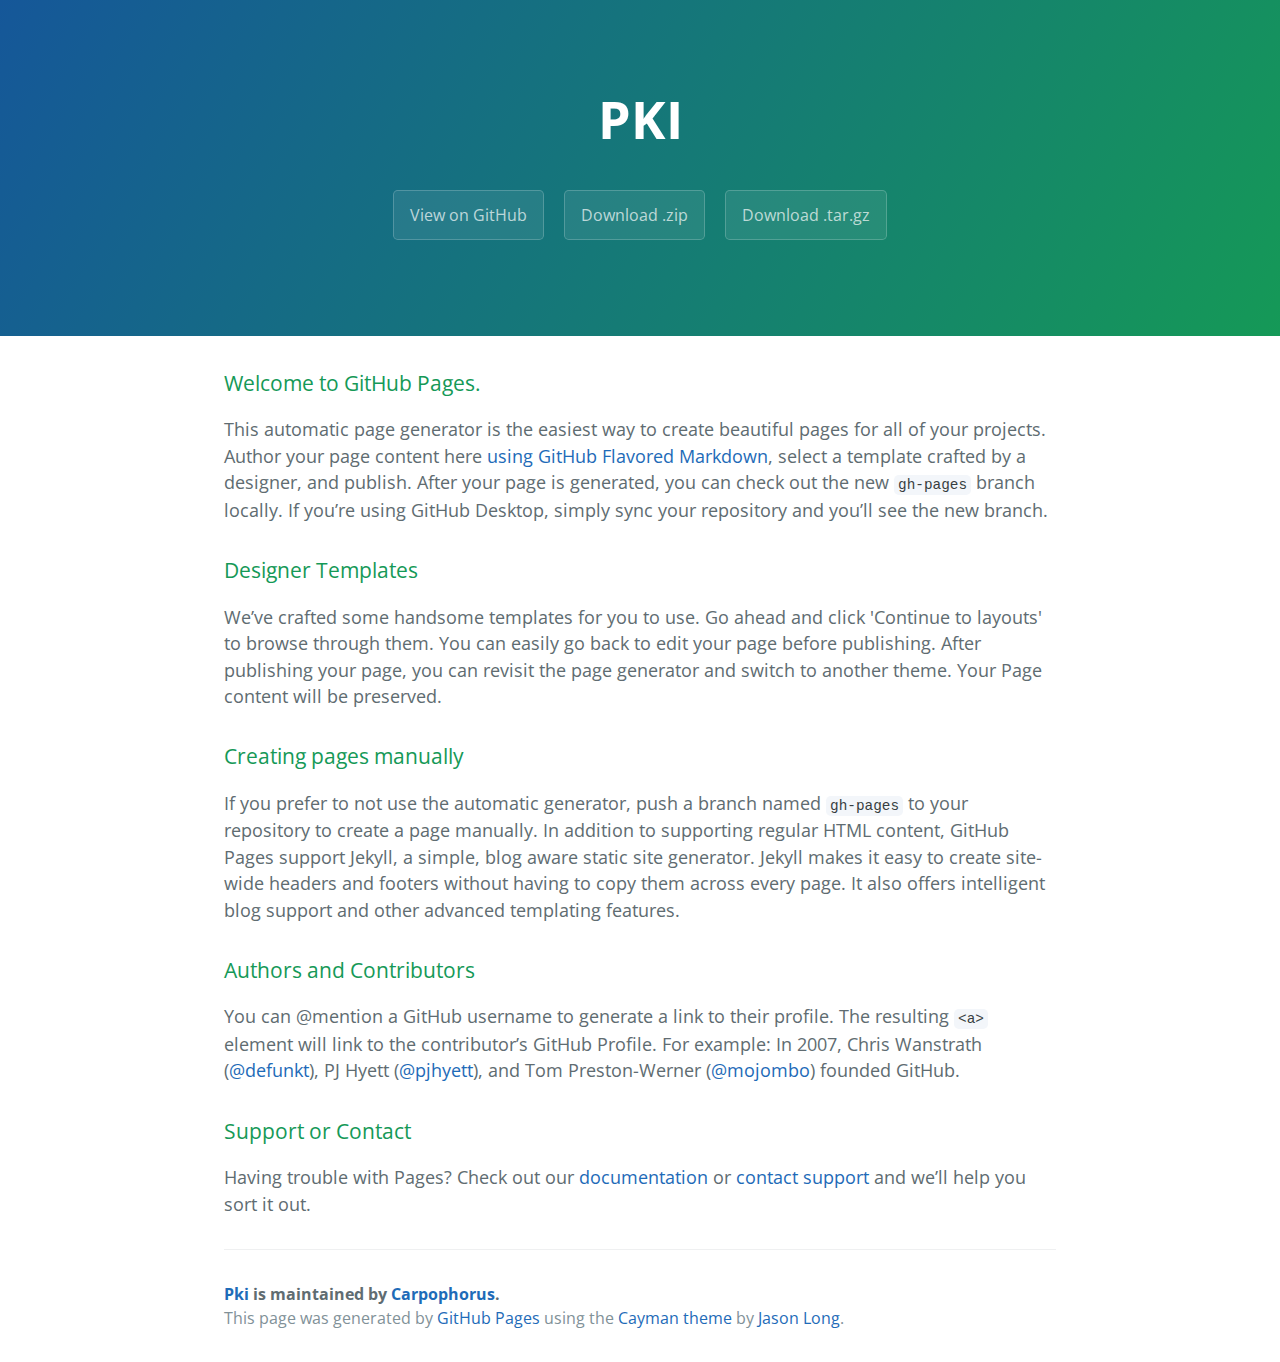
<file: index.html>
<!DOCTYPE html>
<html lang="en-us">
  <head>
    <meta charset="UTF-8">
    <title>PKI by Carpophorus</title>
    <meta name="viewport" content="width=device-width, initial-scale=1">
    <link rel="stylesheet" type="text/css" href="stylesheets/normalize.css" media="screen">
    <link href='https://fonts.googleapis.com/css?family=Open+Sans:400,700' rel='stylesheet' type='text/css'>
    <link rel="stylesheet" type="text/css" href="stylesheets/stylesheet.css" media="screen">
    <link rel="stylesheet" type="text/css" href="stylesheets/github-light.css" media="screen">
  </head>
  <body>
    <section class="page-header">
      <h1 class="project-name">PKI</h1>
      <h2 class="project-tagline"></h2>
      <a href="https://github.com/Carpophorus/pki" class="btn">View on GitHub</a>
      <a href="https://github.com/Carpophorus/pki/zipball/master" class="btn">Download .zip</a>
      <a href="https://github.com/Carpophorus/pki/tarball/master" class="btn">Download .tar.gz</a>
    </section>

    <section class="main-content">
      <h3>
<a id="welcome-to-github-pages" class="anchor" href="#welcome-to-github-pages" aria-hidden="true"><span aria-hidden="true" class="octicon octicon-link"></span></a>Welcome to GitHub Pages.</h3>

<p>This automatic page generator is the easiest way to create beautiful pages for all of your projects. Author your page content here <a href="https://guides.github.com/features/mastering-markdown/">using GitHub Flavored Markdown</a>, select a template crafted by a designer, and publish. After your page is generated, you can check out the new <code>gh-pages</code> branch locally. If you’re using GitHub Desktop, simply sync your repository and you’ll see the new branch.</p>

<h3>
<a id="designer-templates" class="anchor" href="#designer-templates" aria-hidden="true"><span aria-hidden="true" class="octicon octicon-link"></span></a>Designer Templates</h3>

<p>We’ve crafted some handsome templates for you to use. Go ahead and click 'Continue to layouts' to browse through them. You can easily go back to edit your page before publishing. After publishing your page, you can revisit the page generator and switch to another theme. Your Page content will be preserved.</p>

<h3>
<a id="creating-pages-manually" class="anchor" href="#creating-pages-manually" aria-hidden="true"><span aria-hidden="true" class="octicon octicon-link"></span></a>Creating pages manually</h3>

<p>If you prefer to not use the automatic generator, push a branch named <code>gh-pages</code> to your repository to create a page manually. In addition to supporting regular HTML content, GitHub Pages support Jekyll, a simple, blog aware static site generator. Jekyll makes it easy to create site-wide headers and footers without having to copy them across every page. It also offers intelligent blog support and other advanced templating features.</p>

<h3>
<a id="authors-and-contributors" class="anchor" href="#authors-and-contributors" aria-hidden="true"><span aria-hidden="true" class="octicon octicon-link"></span></a>Authors and Contributors</h3>

<p>You can @mention a GitHub username to generate a link to their profile. The resulting <code>&lt;a&gt;</code> element will link to the contributor’s GitHub Profile. For example: In 2007, Chris Wanstrath (<a href="https://github.com/defunkt" class="user-mention">@defunkt</a>), PJ Hyett (<a href="https://github.com/pjhyett" class="user-mention">@pjhyett</a>), and Tom Preston-Werner (<a href="https://github.com/mojombo" class="user-mention">@mojombo</a>) founded GitHub.</p>

<h3>
<a id="support-or-contact" class="anchor" href="#support-or-contact" aria-hidden="true"><span aria-hidden="true" class="octicon octicon-link"></span></a>Support or Contact</h3>

<p>Having trouble with Pages? Check out our <a href="https://help.github.com/pages">documentation</a> or <a href="https://github.com/contact">contact support</a> and we’ll help you sort it out.</p>

      <footer class="site-footer">
        <span class="site-footer-owner"><a href="https://github.com/Carpophorus/pki">Pki</a> is maintained by <a href="https://github.com/Carpophorus">Carpophorus</a>.</span>

        <span class="site-footer-credits">This page was generated by <a href="https://pages.github.com">GitHub Pages</a> using the <a href="https://github.com/jasonlong/cayman-theme">Cayman theme</a> by <a href="https://twitter.com/jasonlong">Jason Long</a>.</span>
      </footer>

    </section>

  
  </body>
</html>
</file>
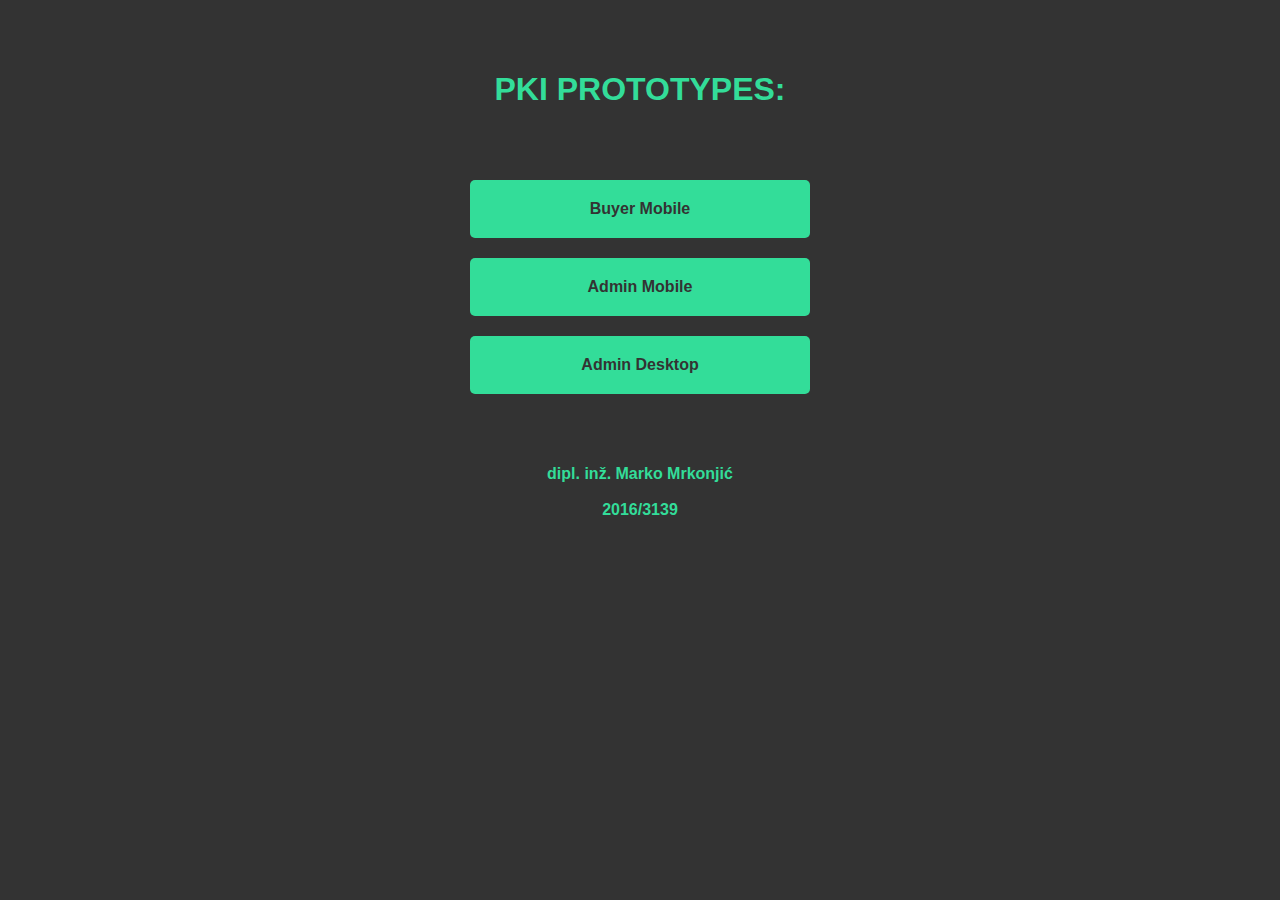
<file: prototypes/index.html>
<!DOCTYPE html>
<html>
<head>
	<title>PKI PROTOTYPES</title>
	<link rel="stylesheet" href="styles.css">
</head>
<body>
	<h1>PKI PROTOTYPES:</h1>
	<a href="./BuyerMobileSite/index.html"><div>Buyer Mobile</div></a>
	<a href="./AdminMobileSite/index.html"><div>Admin Mobile</div></a>
	<a href="./AdminDesktopSite/index.html"><div>Admin Desktop</div></a>
	<h4>dipl. inž. Marko Mrkonjić<br><br>2016/3139</h4>
</body>
</html>
</file>
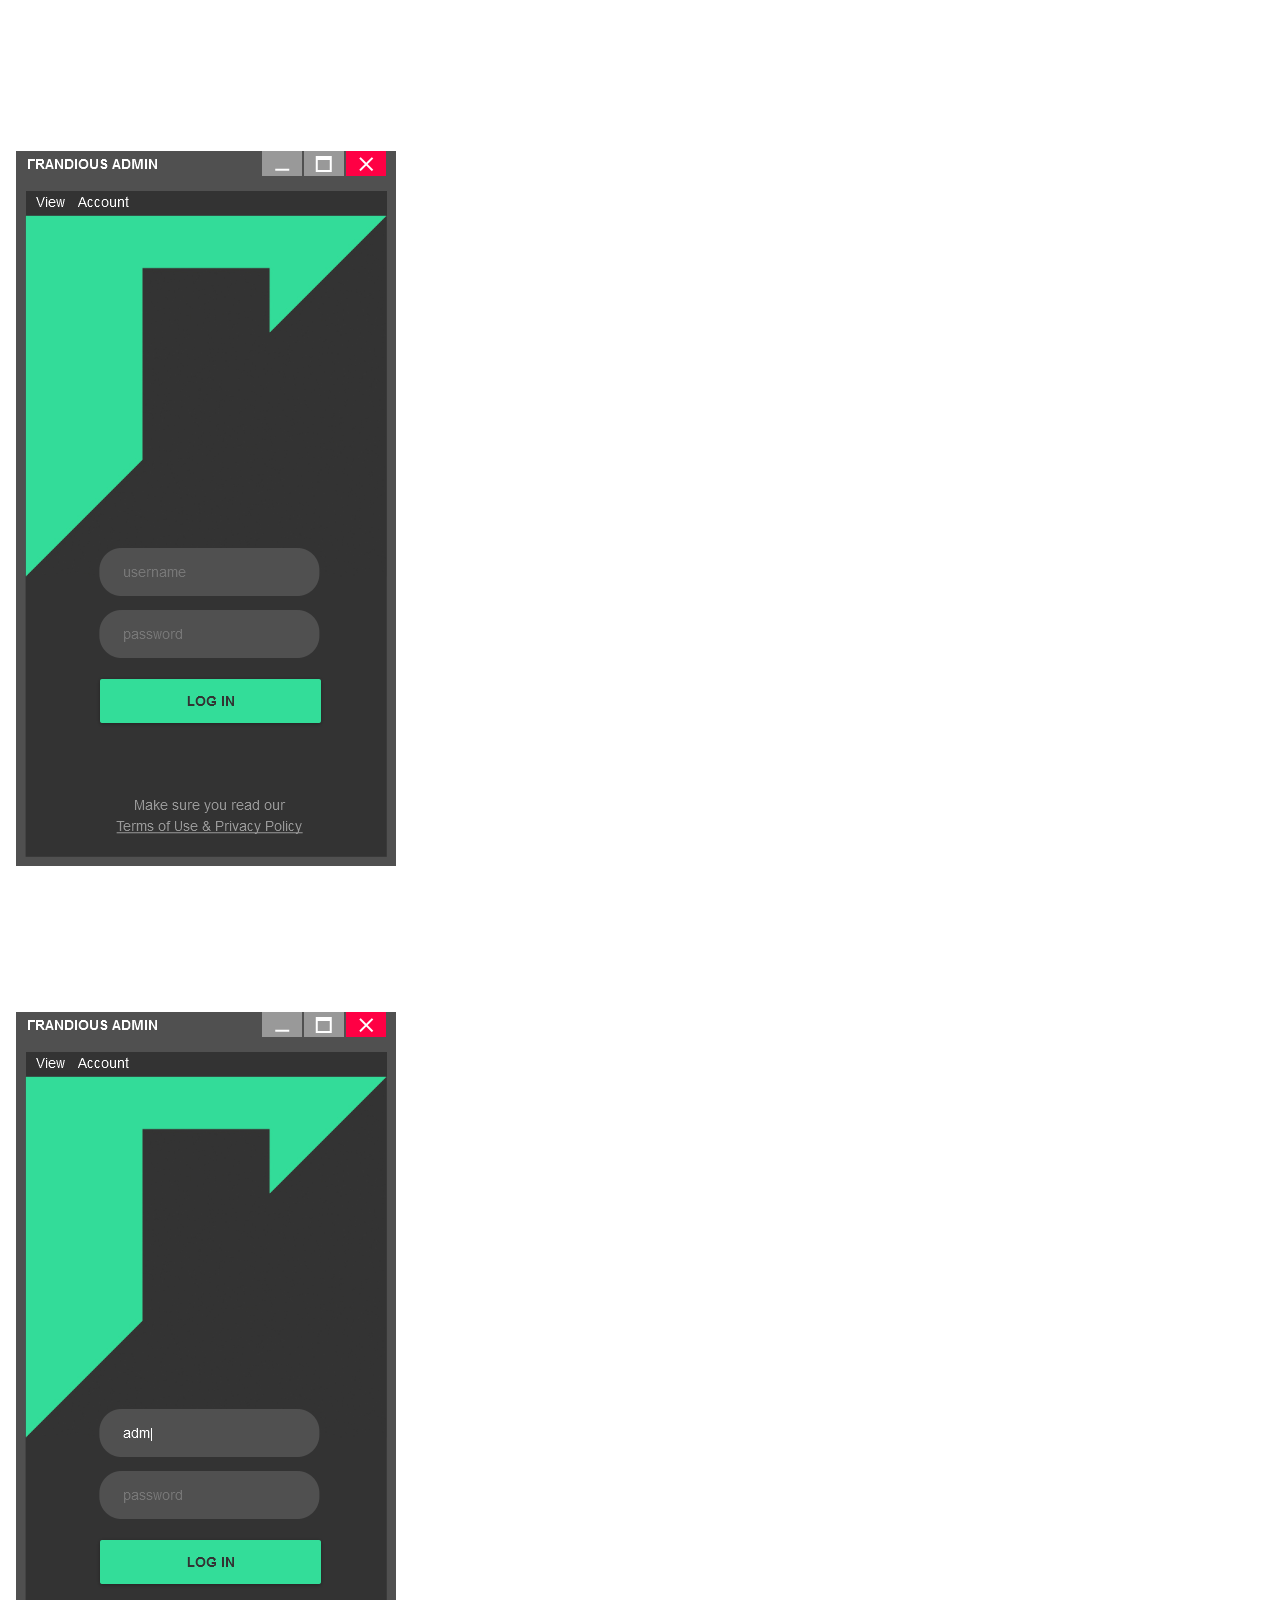
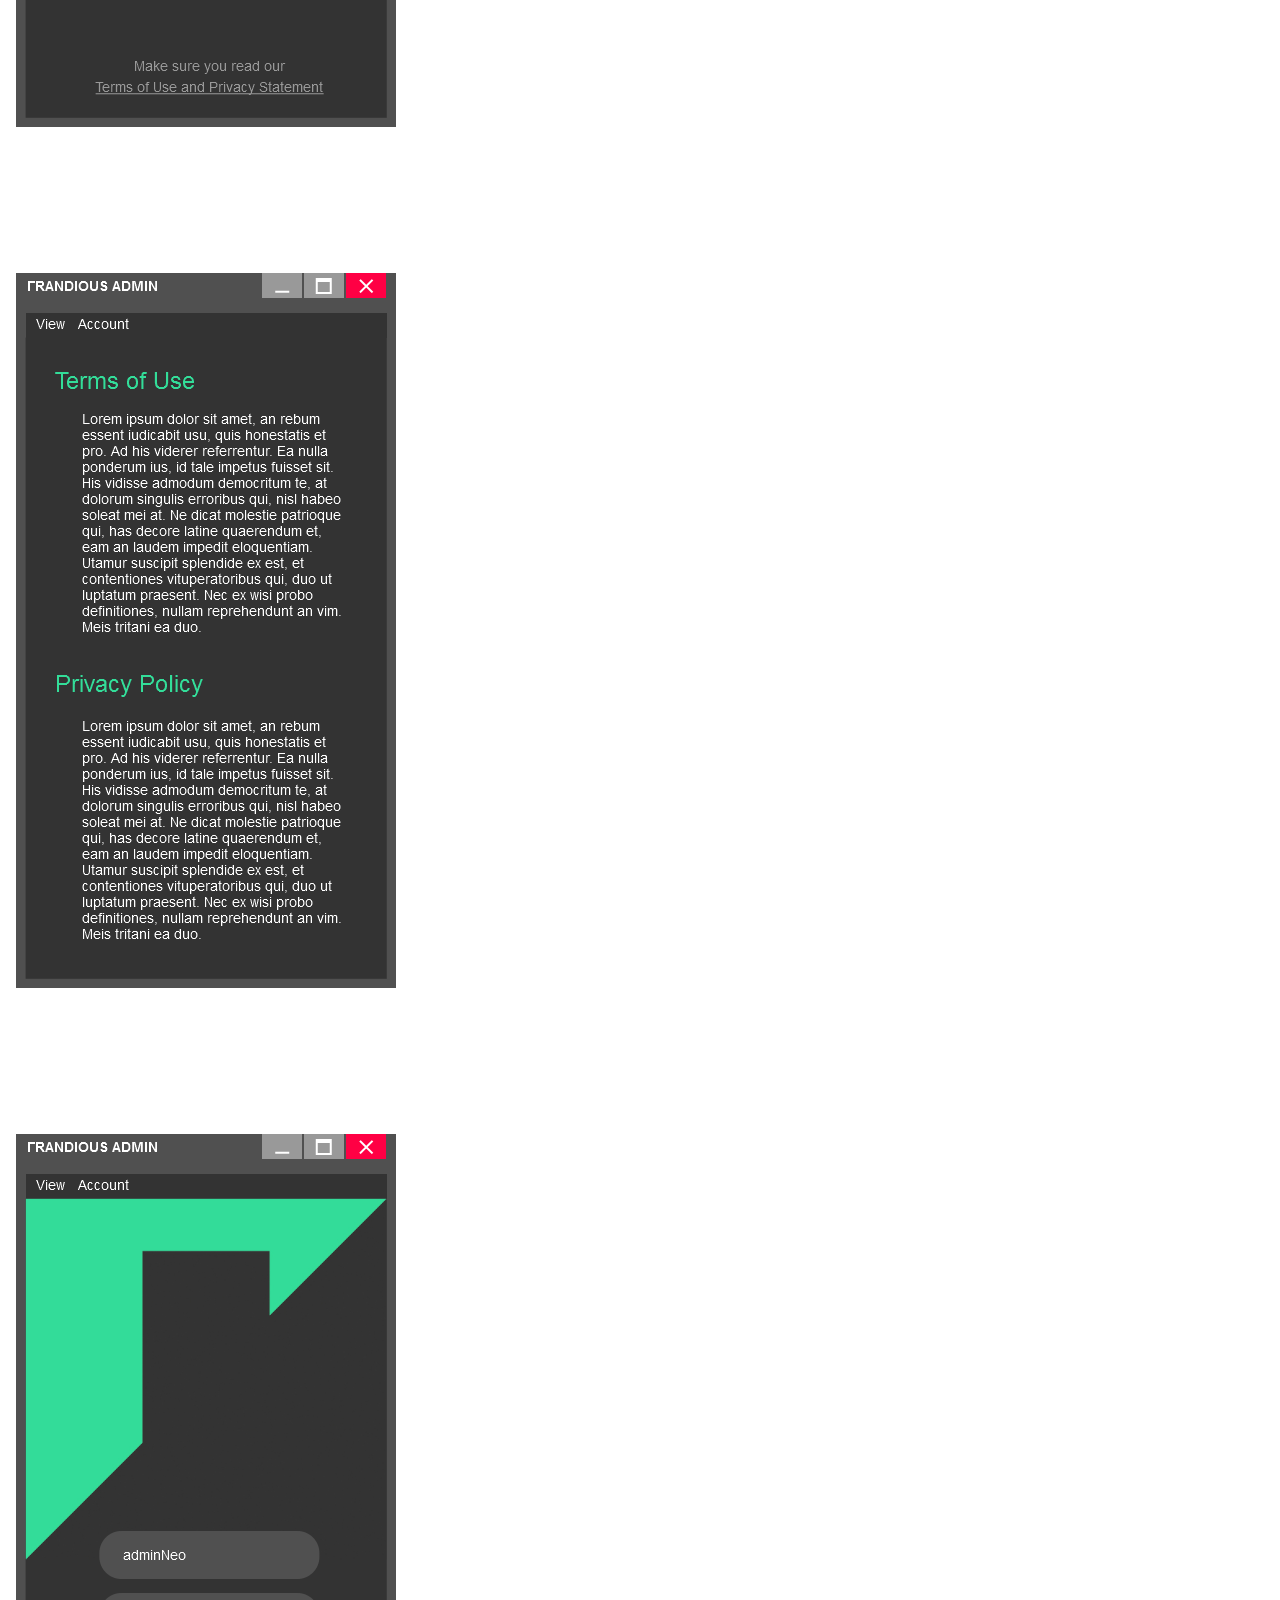
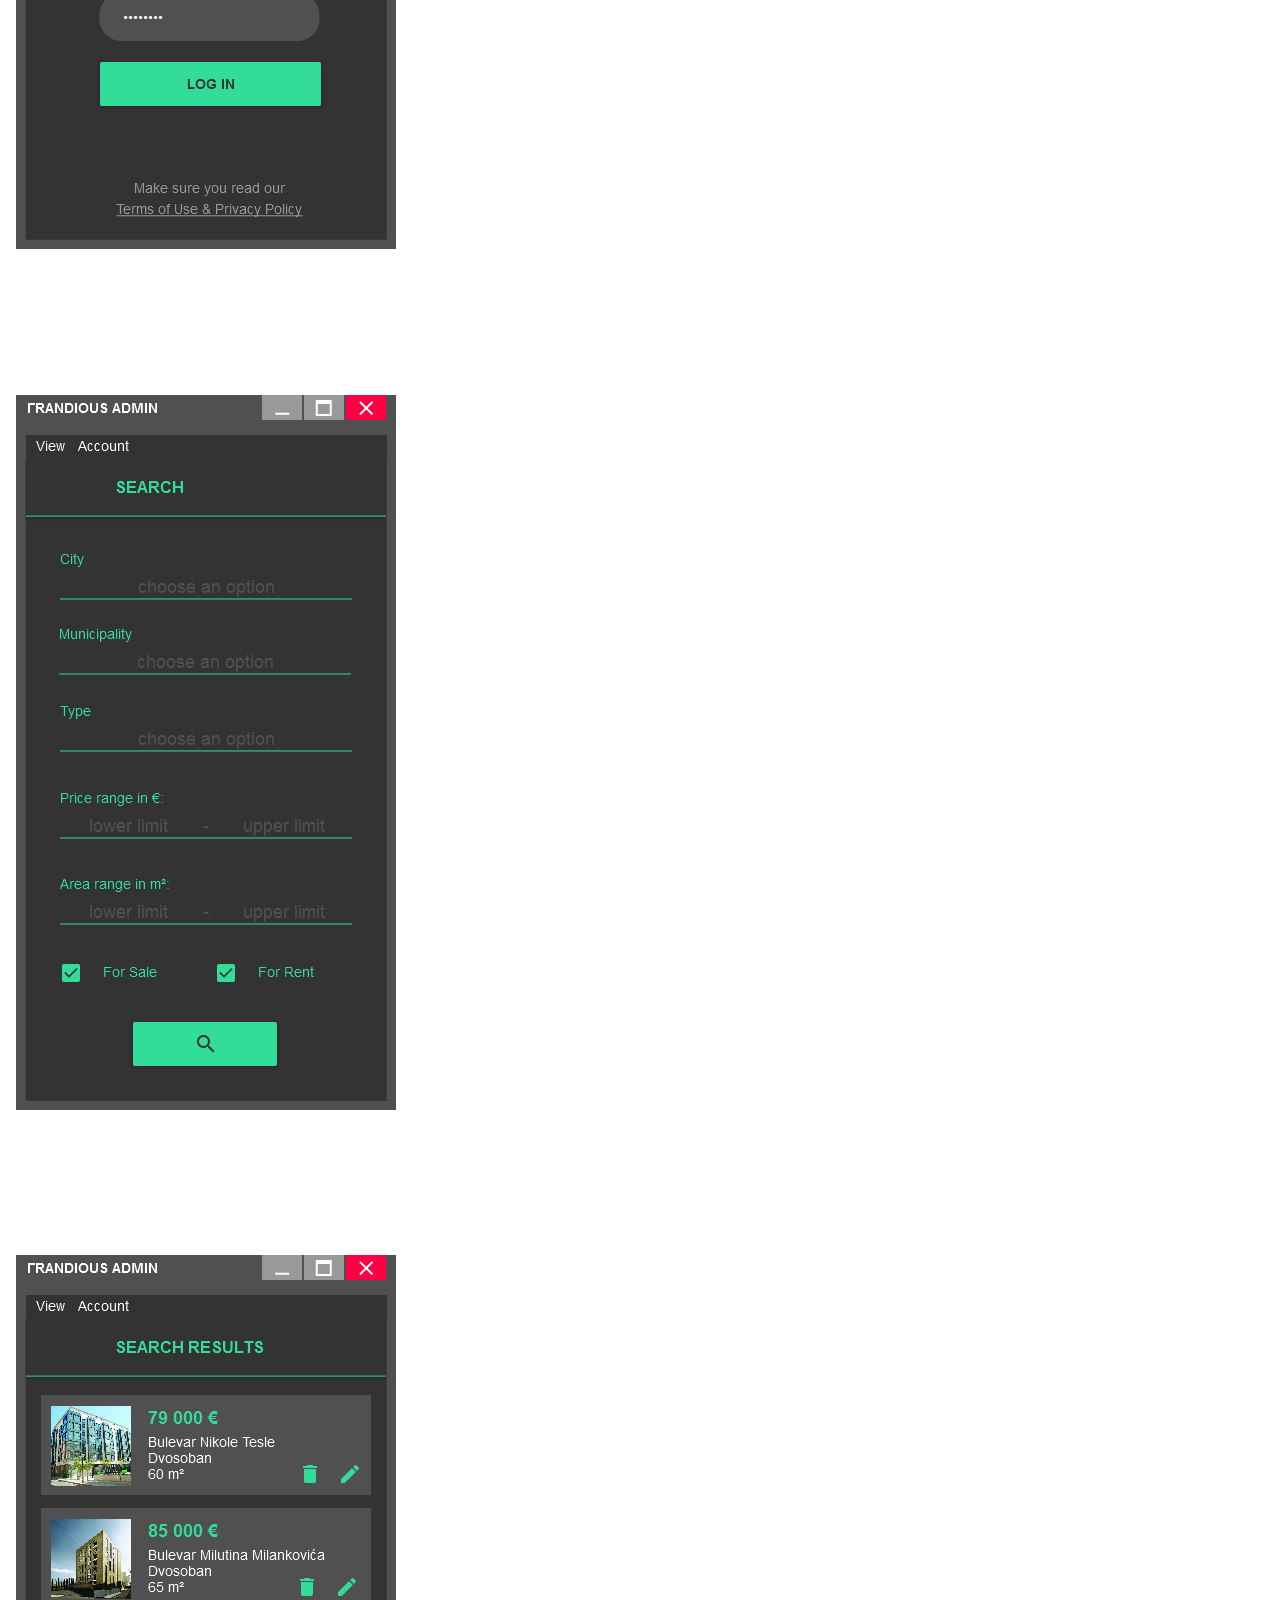
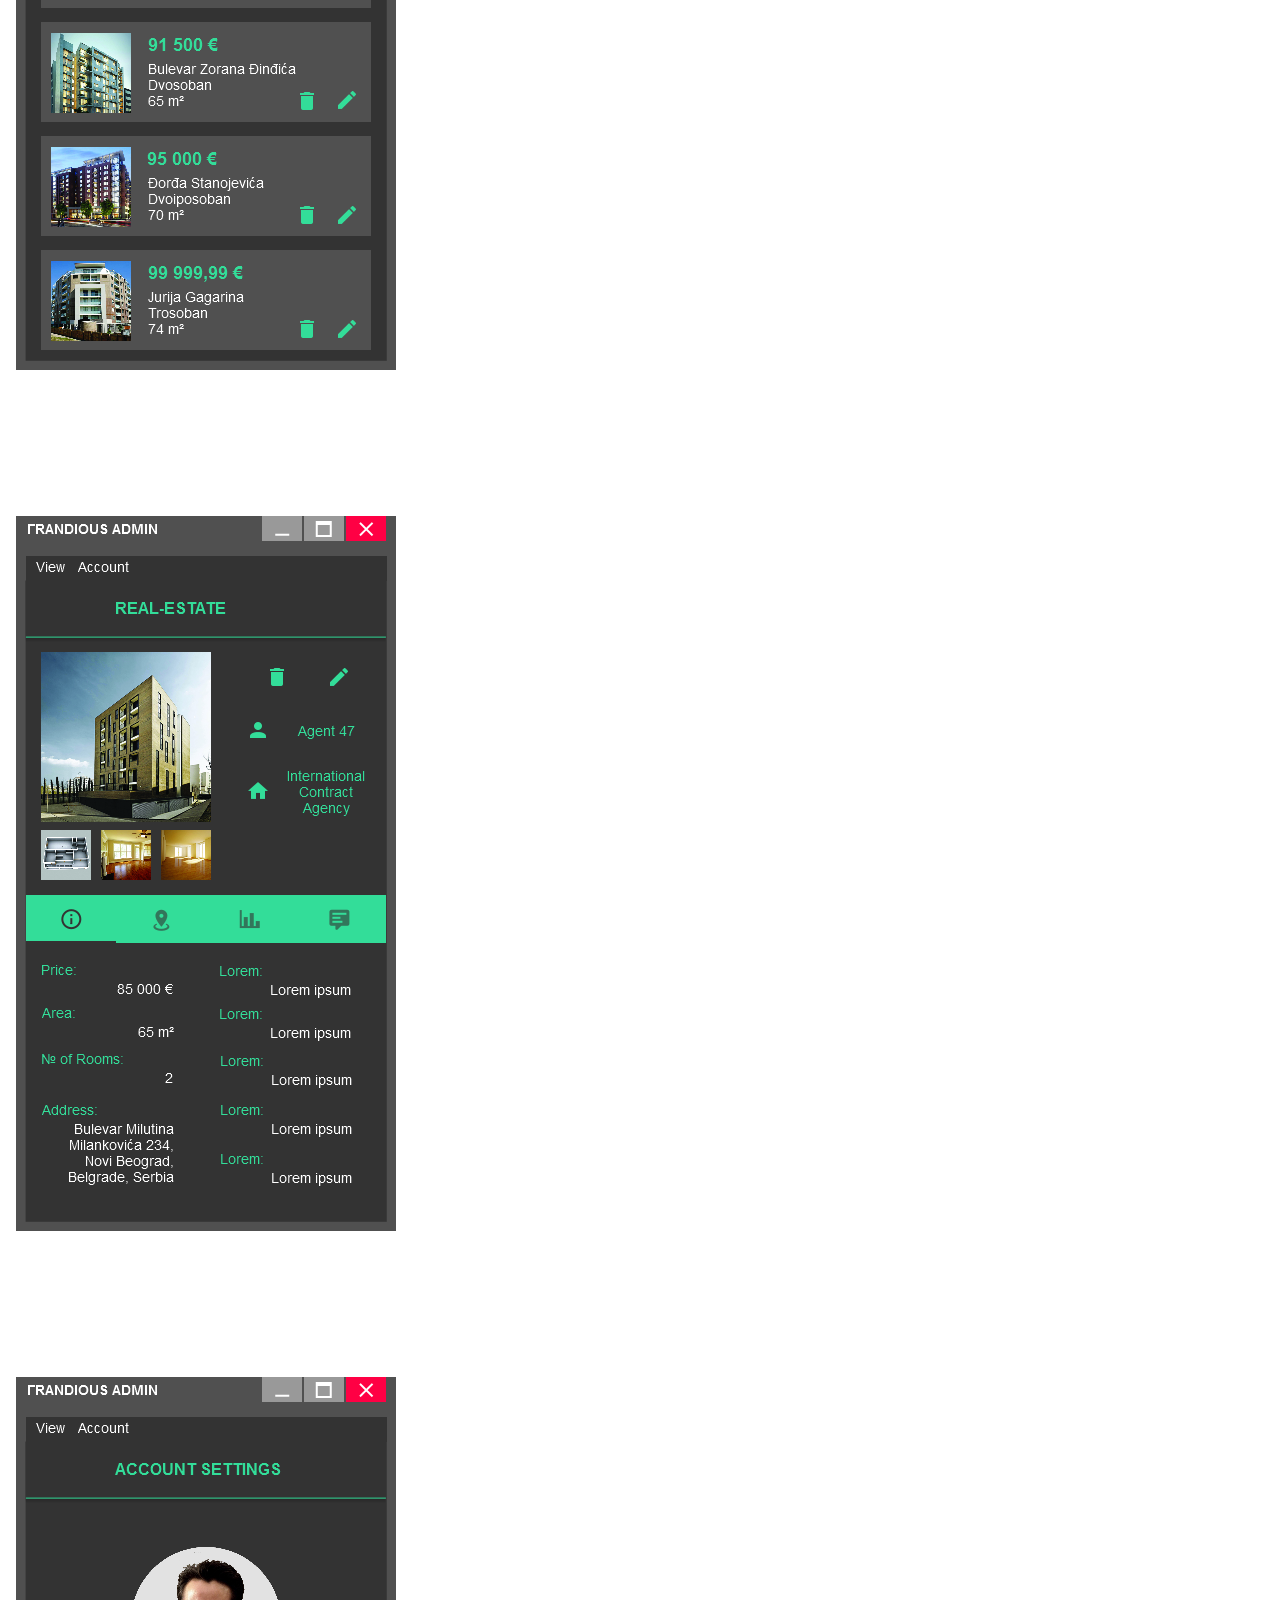
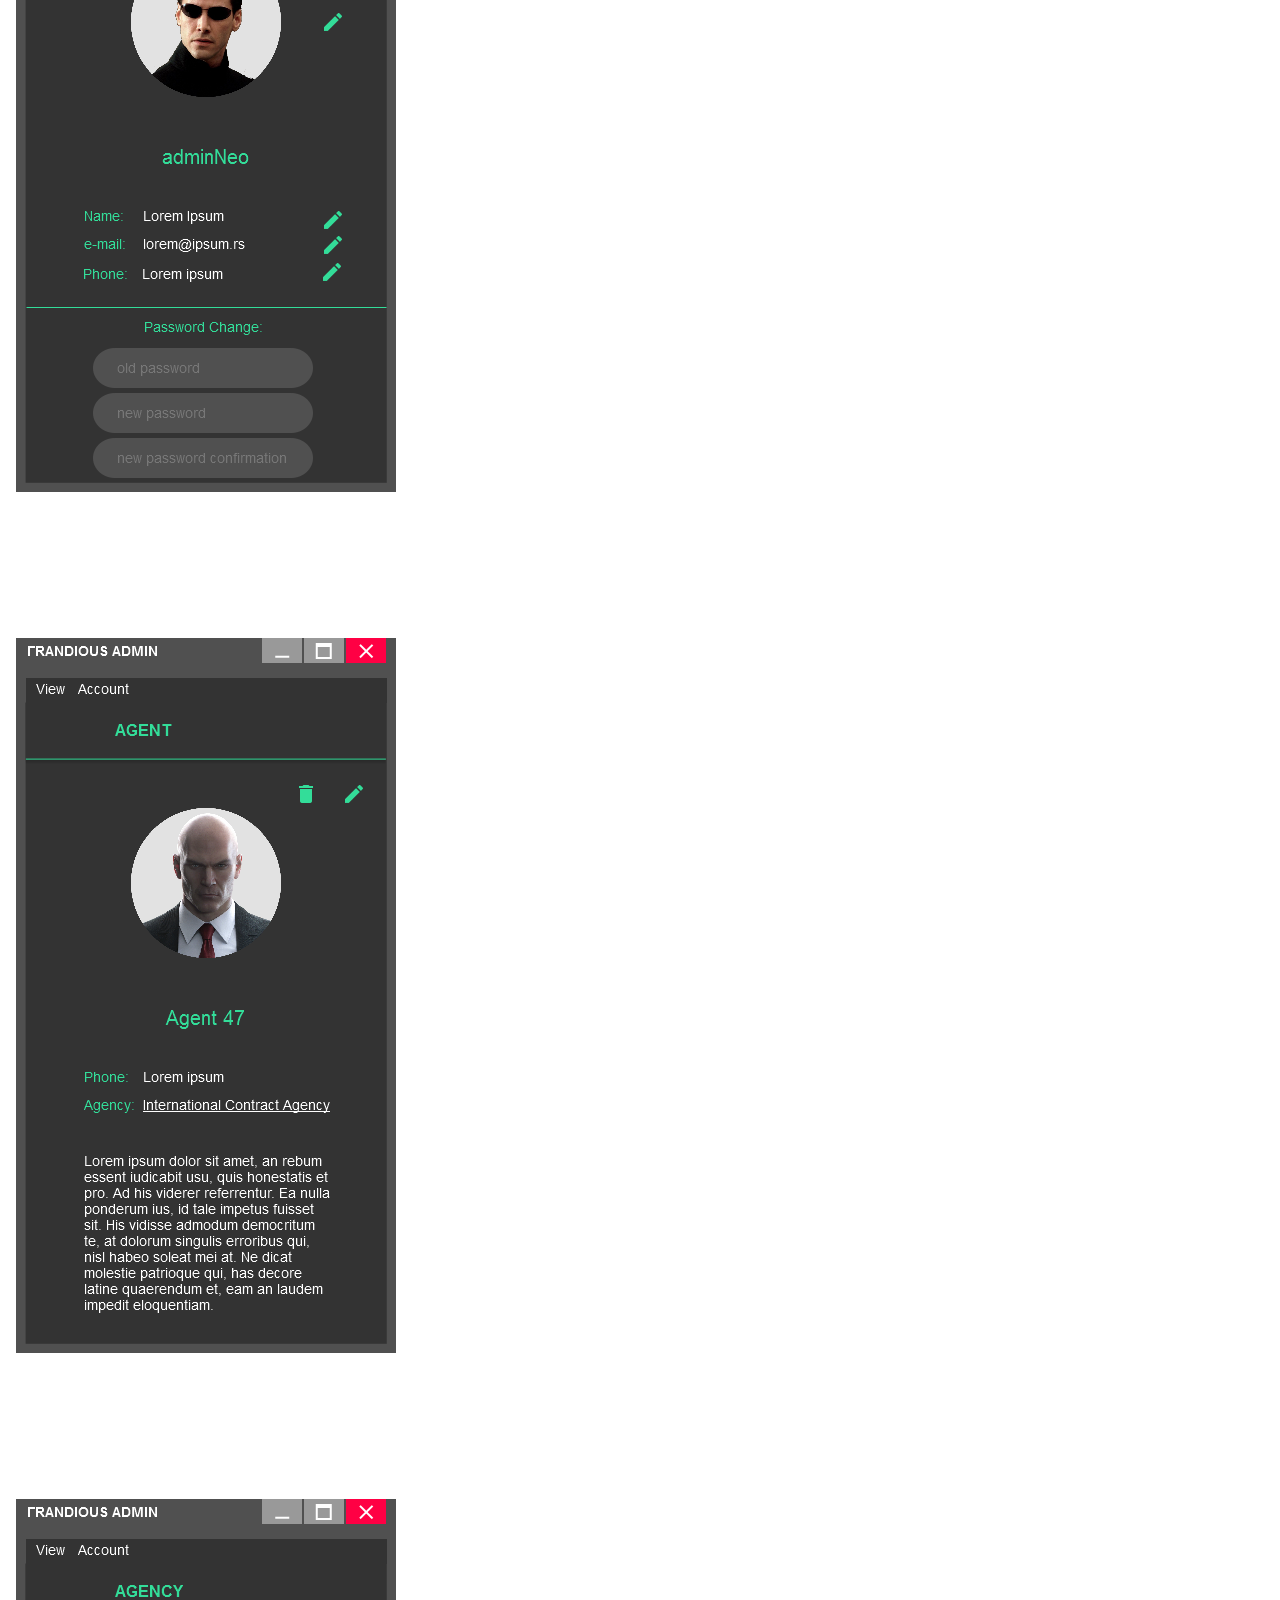
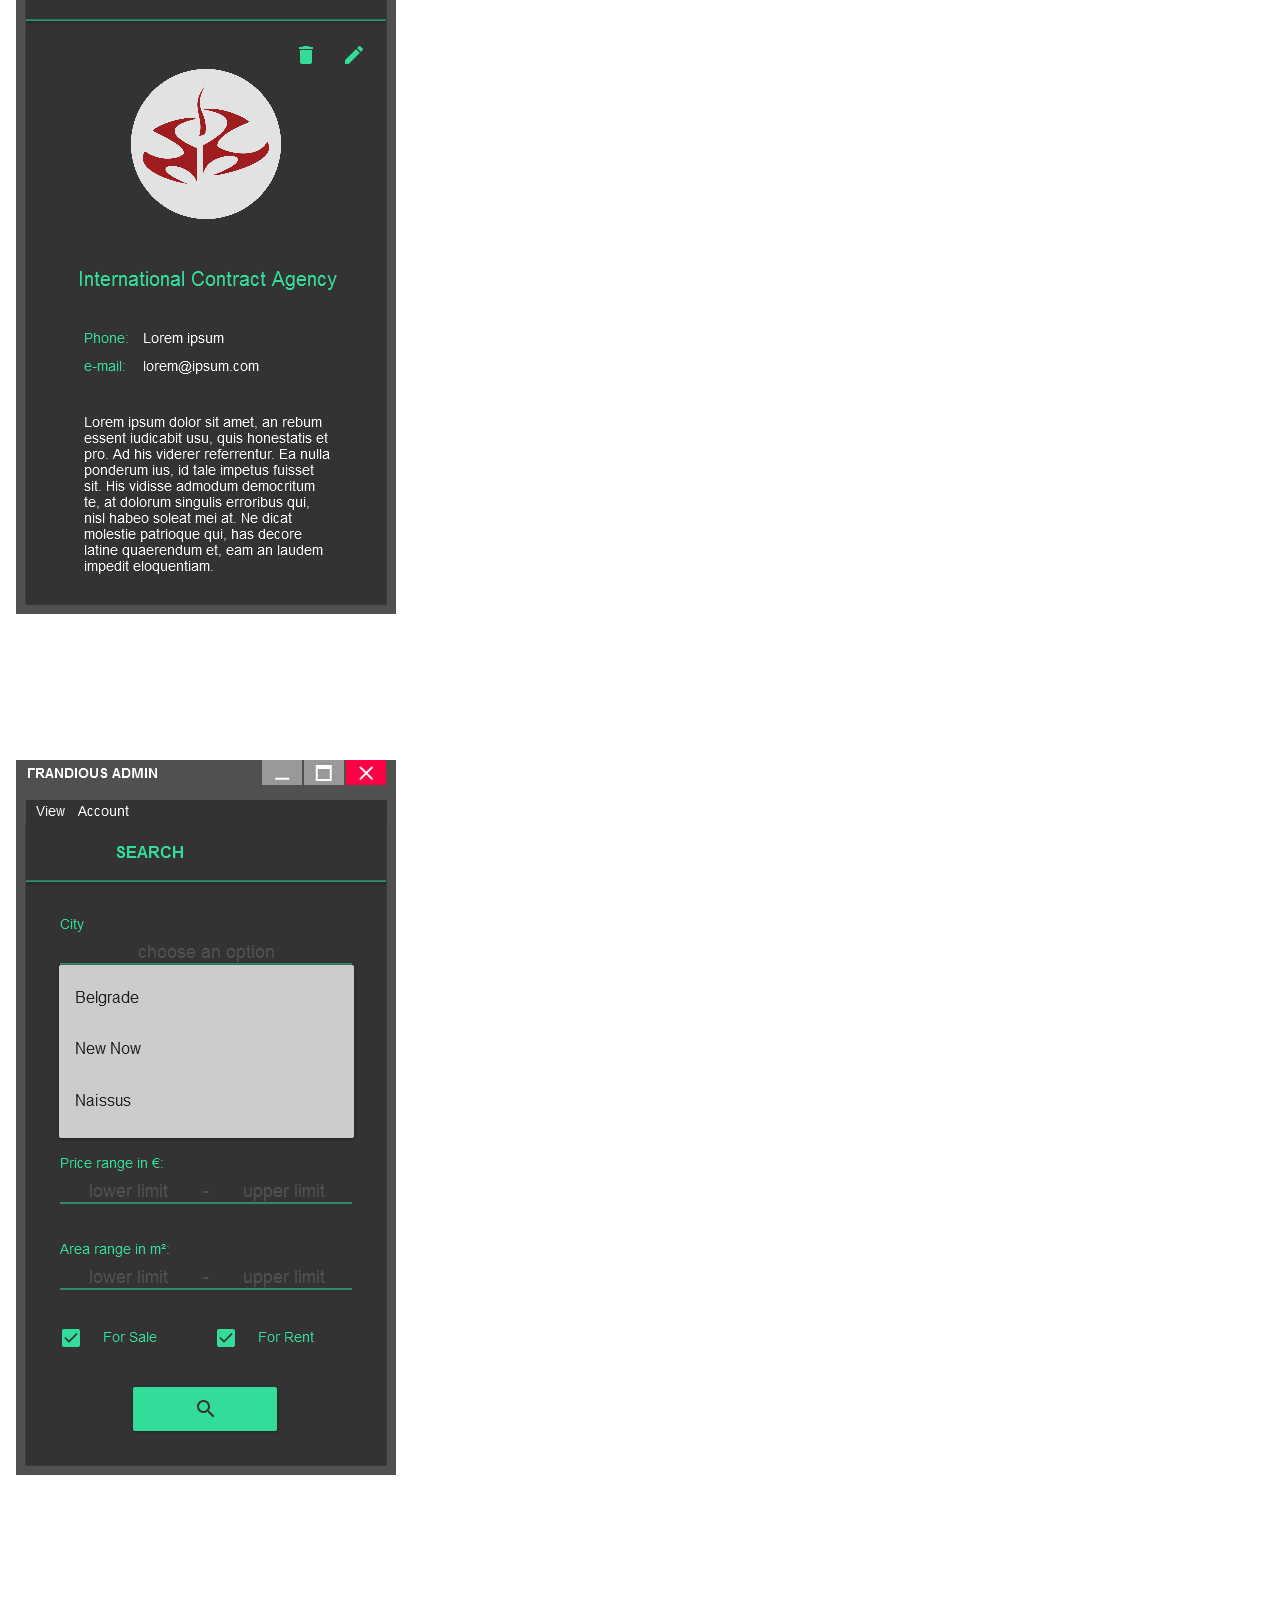
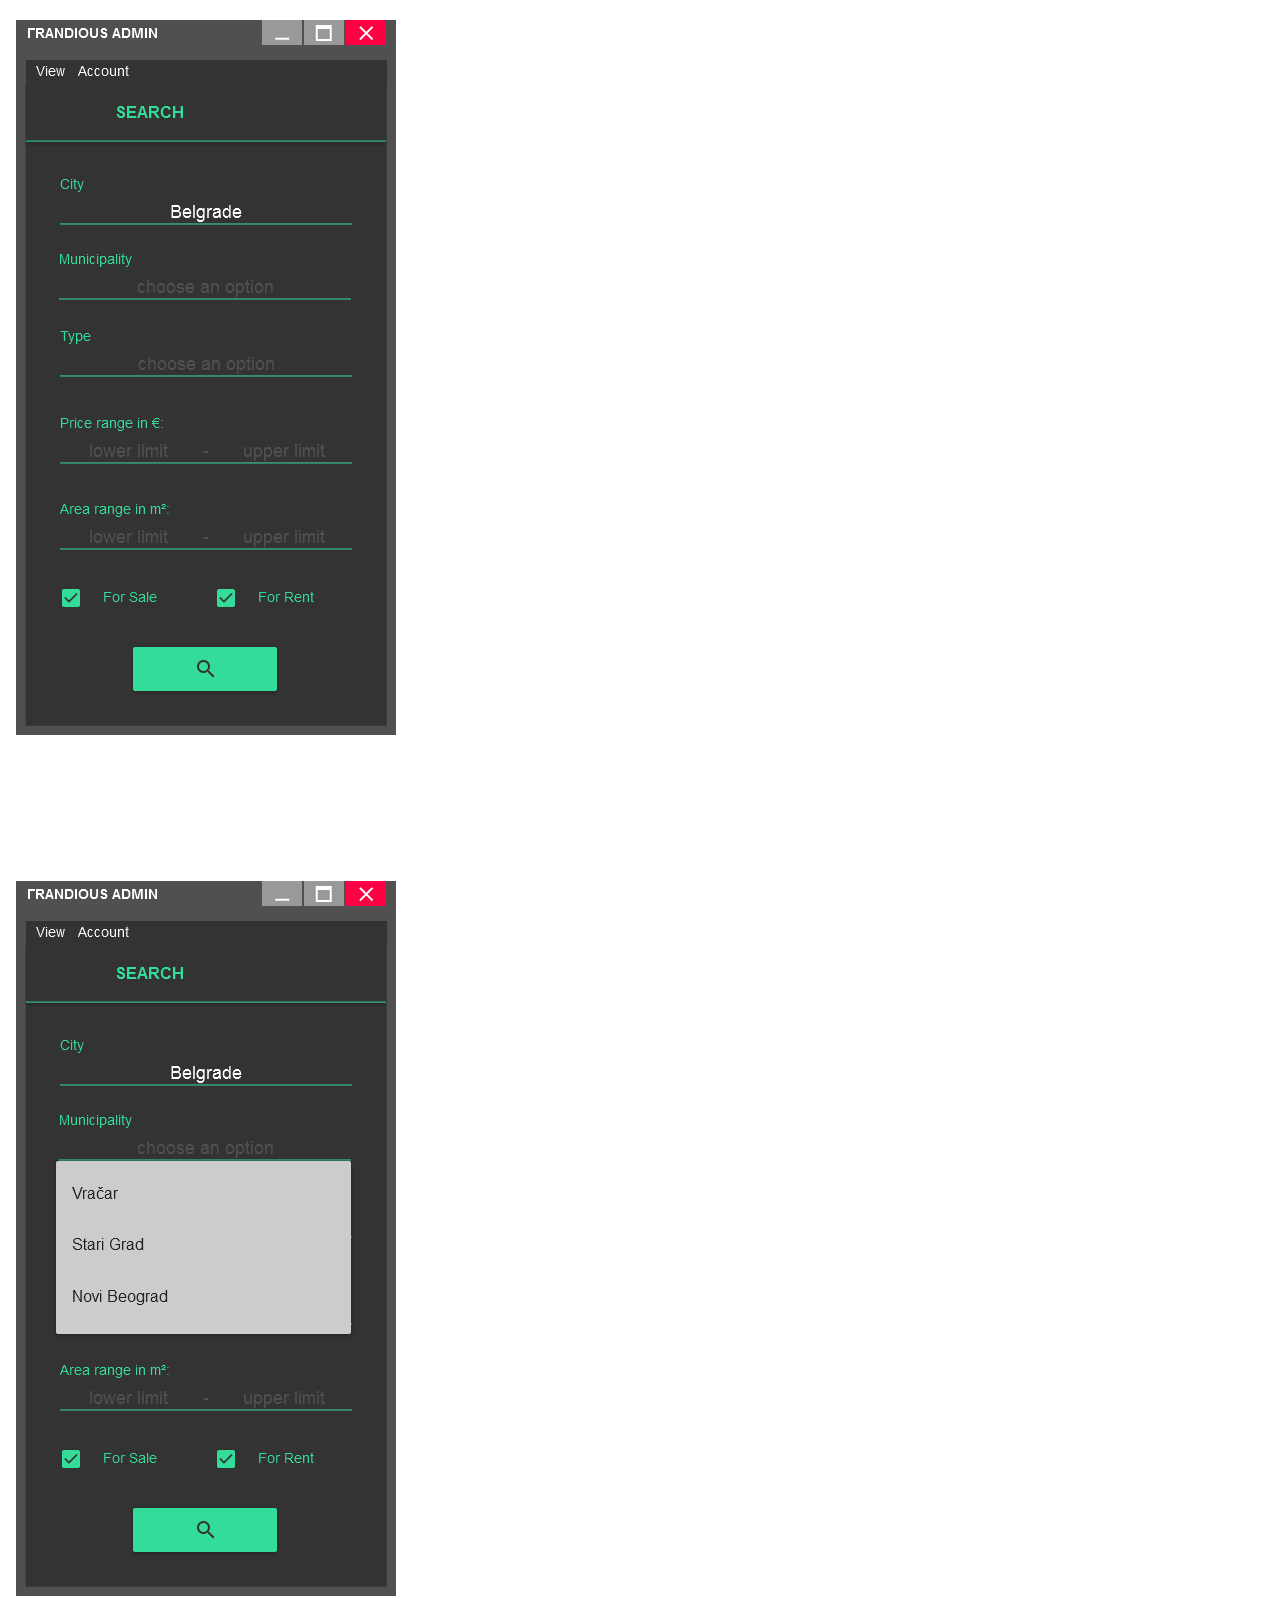
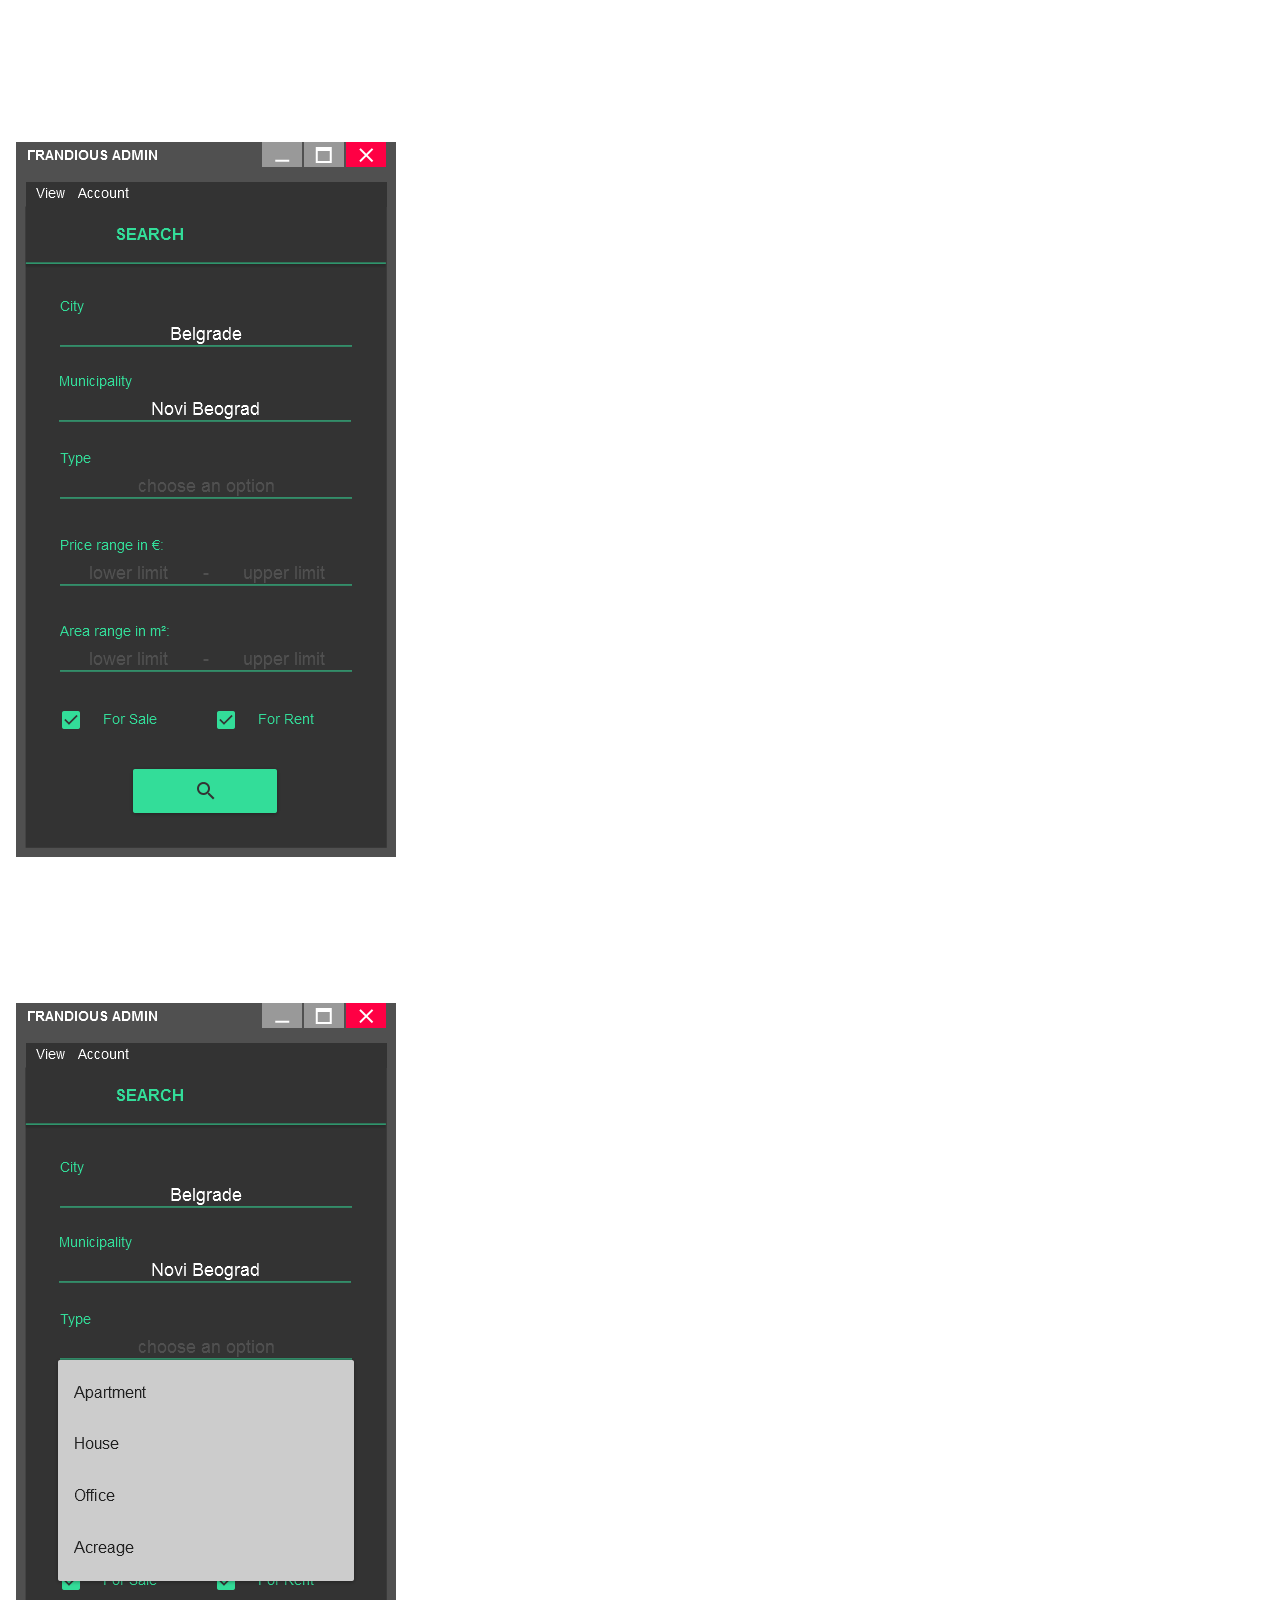
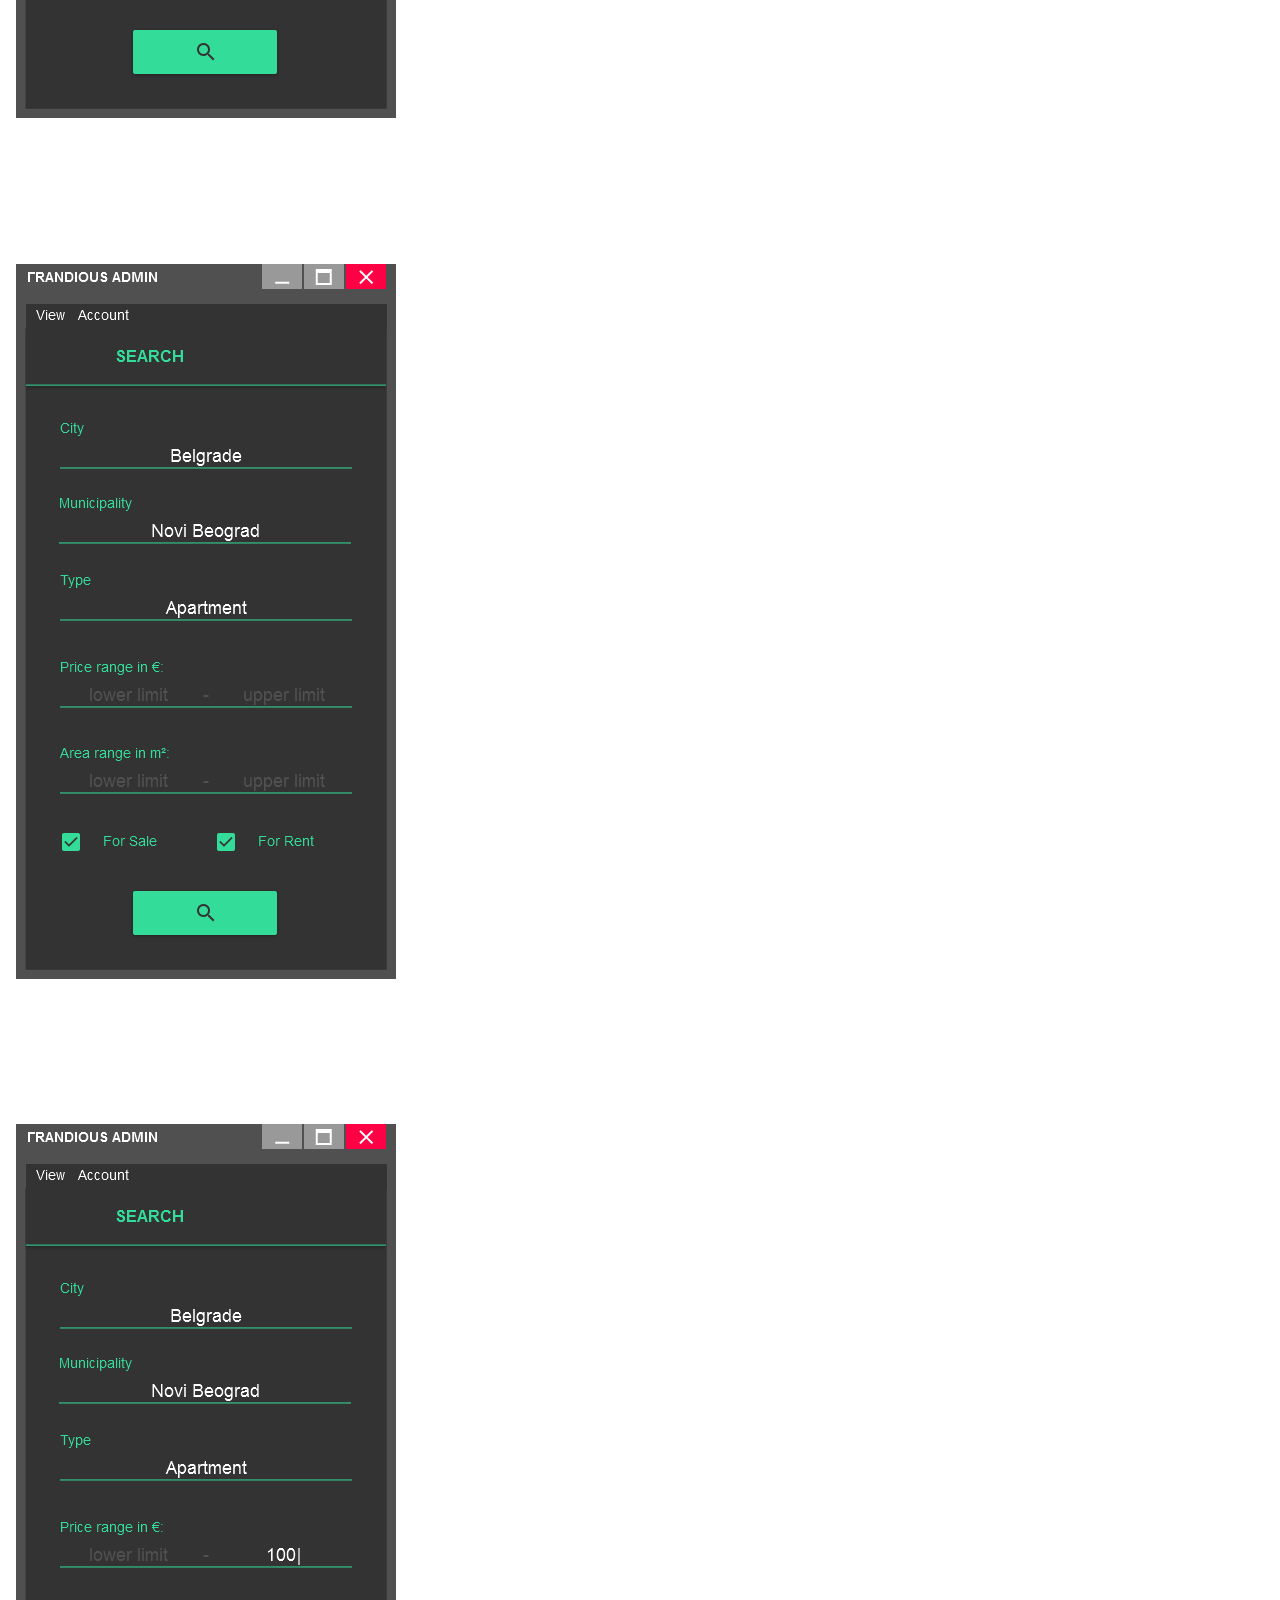
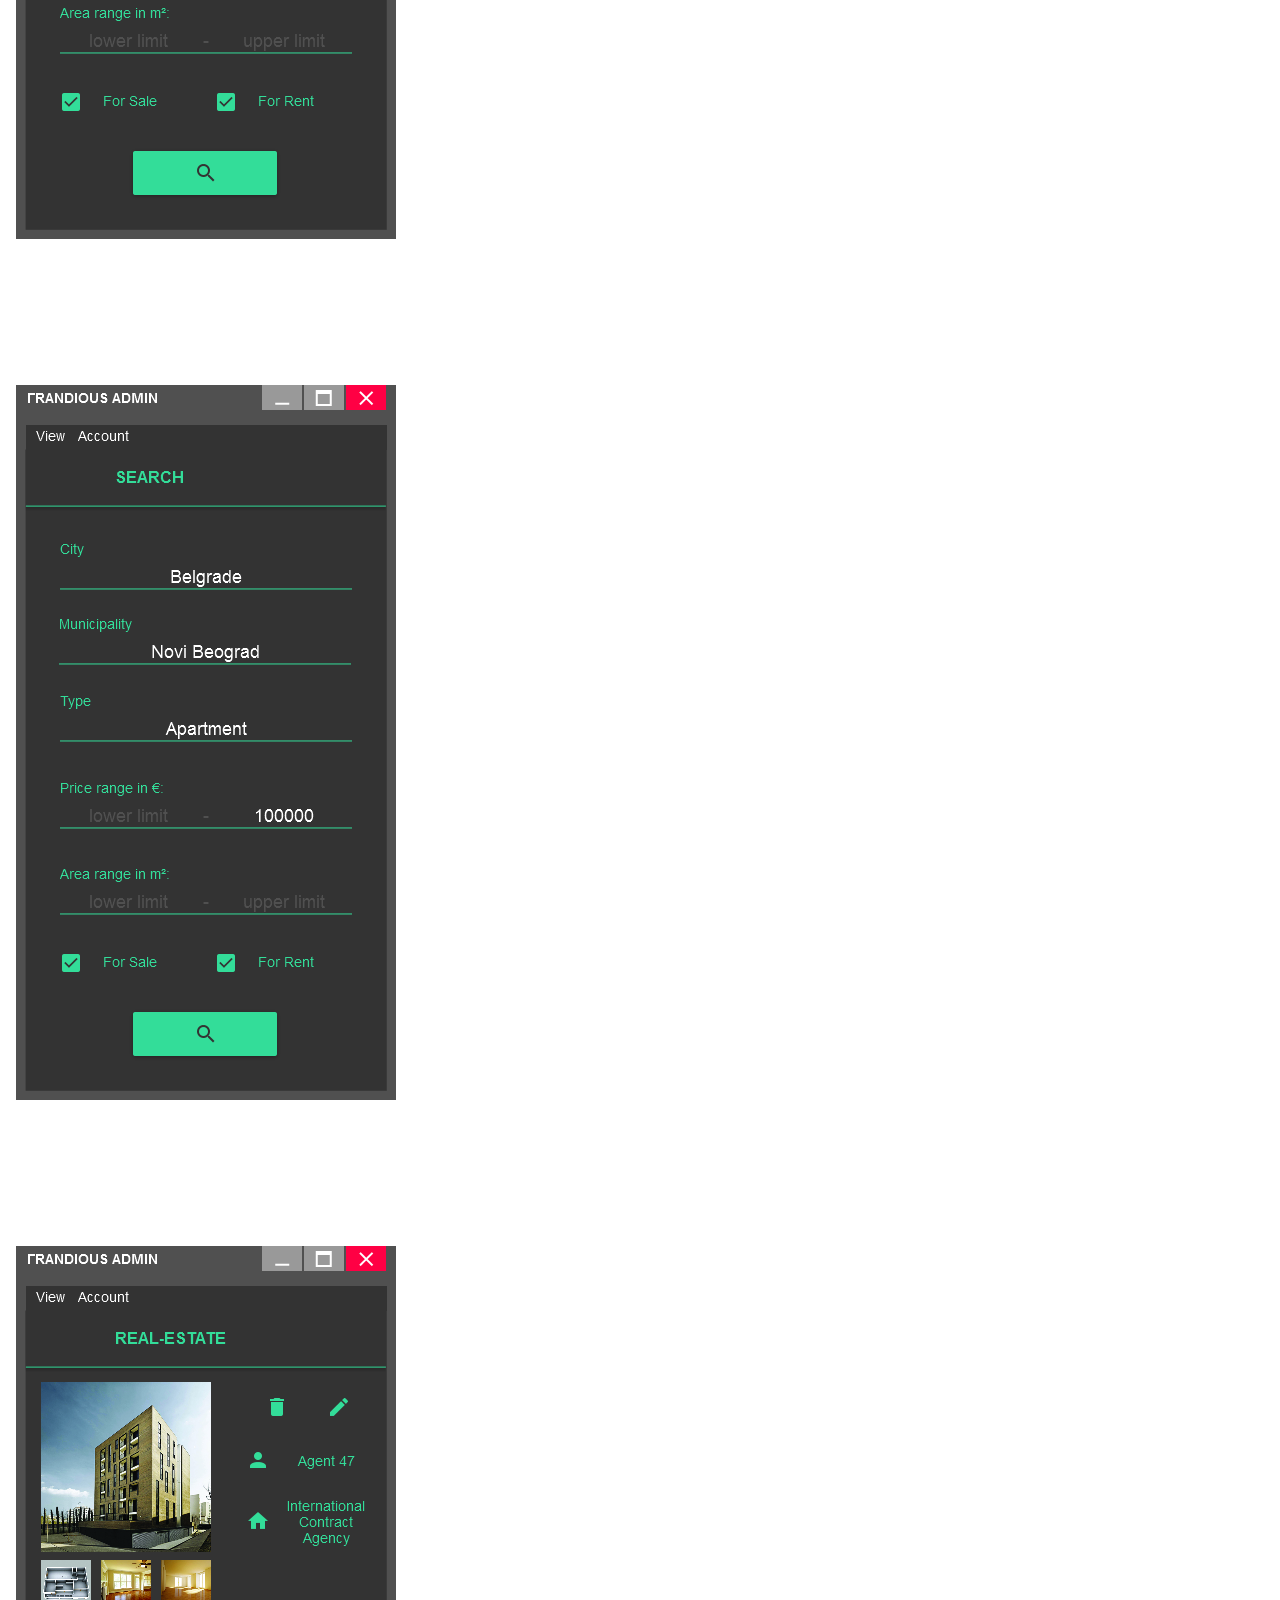
<file: prototypes/AdminDesktopSite/index.html>
<html xmlns="http://www.w3.org/1999/xhtml"><head><meta http-equiv="Content-Type" content="text/html; charset=UTF-8" /><title>AdminDesktopPrototype.ep</title><link rel="stylesheet" href="Resources/SampleStyle.css" /></head><body><h1 id="documentTitle">AdminDesktopPrototype.ep</h1><p id="documentMetadata">Exported at: Tue Dec 27 2016 04:34:36 GMT+0100 (Central Europe Standard Time)</p><div class="Page" id="loginorregisterscreen_page"><h2>LoginOrRegisterScreen</h2><div class="ImageContainer"><img width="396" height="794.171875" src="pages/loginorregisterscreen.png" usemap="#map_loginorregisterscreen" /></div><map name="map_loginorregisterscreen"><area shape="rect" coords="69.88333129882812,42.69999694824219,126.48333740234375,62.350006103515625" href="#accountmenu_page" title="Go to page 'AccountMenu'" /><area shape="rect" coords="27.883331298828125,42.69999694824219,66.56666564941406,62.350006103515625" href="#viewmenu_page" title="Go to page 'ViewMenu'" /><area shape="rect" coords="69.61666870117188,663.25,332.8333435058594,686.75" href="#termsandprivacy_page" title="Go to page 'TermsAndPrivacy'" /><area shape="rect" coords="91.38333129882812,459,311.3999938964844,507" href="#loginorregisterscreenkeyboard_page" title="Go to page 'LoginOrRegisterScreenKeyboard'" /><area shape="rect" coords="91.38333129882812,397,311.3999938964844,445" href="#loginorregisterscreenkeyboard_page" title="Go to page 'LoginOrRegisterScreenKeyboard'" /></map></div><div class="Page" id="loginorregisterscreenkeyboard_page"><h2>LoginOrRegisterScreenKeyboard</h2><div class="ImageContainer"><img width="396" height="794" src="pages/loginorregisterscreenkeyboard.png" usemap="#map_loginorregisterscreenkeyboard" /></div><map name="map_loginorregisterscreenkeyboard"><area shape="rect" coords="91.38333129882812,397,311.3999938964844,445" href="#loginorregisterscreenwithtext_page" title="Go to page 'LoginOrRegisterScreenWithText'" /><area shape="rect" coords="27.883331298828125,42.69999694824219,66.56666564941406,62.350006103515625" href="#viewmenu_page" title="Go to page 'ViewMenu'" /><area shape="rect" coords="69.88333129882812,42.69999694824219,126.48333740234375,62.350006103515625" href="#accountmenu_page" title="Go to page 'AccountMenu'" /></map></div><div class="Page" id="termsandprivacy_page"><h2>TermsAndPrivacy</h2><div class="ImageContainer"><img width="396" height="794" src="pages/termsandprivacy.png" usemap="#map_termsandprivacy" /></div><map name="map_termsandprivacy"><area shape="rect" coords="69.88333129882812,42.69999694824219,126.48333740234375,62.350006103515625" href="#accountmenu_page" title="Go to page 'AccountMenu'" /><area shape="rect" coords="27.883331298828125,42.69999694824219,66.56666564941406,62.350006103515625" href="#viewmenu_page" title="Go to page 'ViewMenu'" /></map></div><div class="Page" id="loginorregisterscreenwithtext_page"><h2>LoginOrRegisterScreenWithText</h2><div class="ImageContainer"><img width="396" height="794" src="pages/loginorregisterscreenwithtext.png" usemap="#map_loginorregisterscreenwithtext" /></div><map name="map_loginorregisterscreenwithtext"><area shape="rect" coords="69.88333129882812,42.69999694824219,126.48333740234375,62.350006103515625" href="#accountmenu_page" title="Go to page 'AccountMenu'" /><area shape="rect" coords="27.883331298828125,42.69999694824219,66.56666564941406,62.350006103515625" href="#viewmenu_page" title="Go to page 'ViewMenu'" /><area shape="rect" coords="69.61666870117188,663.25,332.8333435058594,686.75" href="#termsandprivacy_page" title="Go to page 'TermsAndPrivacy'" /><area shape="rect" coords="92,528,313,572" href="#viewmenu_page" title="Go to page 'ViewMenu'" /><area shape="rect" coords="91.38333129882812,459,311.3999938964844,507" href="#loginorregisterscreenkeyboard_page" title="Go to page 'LoginOrRegisterScreenKeyboard'" /><area shape="rect" coords="91.38333129882812,397,311.3999938964844,445" href="#loginorregisterscreenkeyboard_page" title="Go to page 'LoginOrRegisterScreenKeyboard'" /></map></div><div class="Page" id="search_page"><h2>Search</h2><div class="ImageContainer"><img width="396" height="794" src="pages/search.png" usemap="#map_search" /></div><map name="map_search"><area shape="rect" coords="69.88333129882812,42.69999694824219,126.48333740234375,62.350006103515625" href="#accountmenu_page" title="Go to page 'AccountMenu'" /><area shape="rect" coords="27.883331298828125,42.69999694824219,66.56666564941406,62.350006103515625" href="#viewmenu_page" title="Go to page 'ViewMenu'" /><area shape="rect" coords="186,637,210,661" href="#searchresults_page" title="Go to page 'SearchResults'" /><area shape="rect" coords="125,627,269,671" href="#searchresults_page" title="Go to page 'SearchResults'" /><area shape="rect" coords="48,156,348,208" href="#search1_page" title="Go to page 'Search1'" /></map></div><div class="Page" id="searchresults_page"><h2>SearchResults</h2><div class="ImageContainer"><img width="396" height="794" src="pages/searchresults.png" usemap="#map_searchresults" /></div><map name="map_searchresults"><area shape="rect" coords="69.88333129882812,42.69999694824219,126.48333740234375,62.350006103515625" href="#accountmenu_page" title="Go to page 'AccountMenu'" /><area shape="rect" coords="27.883331298828125,42.69999694824219,66.56666564941406,62.350006103515625" href="#viewmenu_page" title="Go to page 'ViewMenu'" /><area shape="rect" coords="43,264,123,344" href="#realestate_page" title="Go to page 'RealEstate'" /><area shape="rect" coords="140,324,206,340" href="#realestate_page" title="Go to page 'RealEstate'" /><area shape="rect" coords="140,308,210,324" href="#realestate_page" title="Go to page 'RealEstate'" /><area shape="rect" coords="140,292,348,308" href="#realestate_page" title="Go to page 'RealEstate'" /><area shape="rect" coords="140,264,236,287" href="#realestate_page" title="Go to page 'RealEstate'" /><area shape="rect" coords="33,253,363,353" href="#realestate_page" title="Go to page 'RealEstate'" /></map></div><div class="Page" id="realestate_page"><h2>RealEstate</h2><div class="ImageContainer"><img width="396" height="794" src="pages/realestate.png" usemap="#map_realestate" /></div><map name="map_realestate"><area shape="rect" coords="27.883331298828125,42.69999694824219,66.56666564941406,62.350006103515625" href="#viewmenu_page" title="Go to page 'ViewMenu'" /><area shape="rect" coords="69.88333129882812,42.69999694824219,126.48333740234375,62.350006103515625" href="#accountmenu_page" title="Go to page 'AccountMenu'" /><area shape="rect" coords="319.3833312988281,391.7833251953125,343.3999938964844,415.79998779296875" href="#realestate4_page" title="Go to page 'RealEstate4'" /><area shape="rect" coords="229.75,391.0333251953125,253.76666259765625,415.04998779296875" href="#realestate3_page" title="Go to page 'RealEstate3'" /><area shape="rect" coords="141.38333129882812,391.7833251953125,165.39999389648438,415.79998779296875" href="#realestate2_page" title="Go to page 'RealEstate2'" /><area shape="rect" coords="271,252,365,305.81666564941406" href="#agency_page" title="Go to page 'Agency'" /><area shape="rect" coords="271,207,365,224" href="#agent_page" title="Go to page 'Agent'" /><area shape="rect" coords="238,263,262,287" href="#agency_page" title="Go to page 'Agency'" /><area shape="rect" coords="238,202,262,226" href="#agent_page" title="Go to page 'Agent'" /></map></div><div class="Page" id="accountsettings_page"><h2>AccountSettings</h2><div class="ImageContainer"><img width="396" height="794" src="pages/accountsettings.png" usemap="#map_accountsettings" /></div><map name="map_accountsettings"><area shape="rect" coords="27.883331298828125,42.69999694824219,66.56666564941406,62.350006103515625" href="#viewmenu_page" title="Go to page 'ViewMenu'" /><area shape="rect" coords="69.88333129882812,42.69999694824219,126.48333740234375,62.350006103515625" href="#accountmenu_page" title="Go to page 'AccountMenu'" /></map></div><div class="Page" id="agent_page"><h2>Agent</h2><div class="ImageContainer"><img width="396" height="794" src="pages/agent.png" usemap="#map_agent" /></div><map name="map_agent"><area shape="rect" coords="27.883331298828125,42.69999694824219,66.56666564941406,62.350006103515625" href="#viewmenu_page" title="Go to page 'ViewMenu'" /><area shape="rect" coords="69.88333129882812,42.69999694824219,126.48333740234375,62.350006103515625" href="#accountmenu_page" title="Go to page 'AccountMenu'" /><area shape="rect" coords="135,459,340,478" href="#agency_page" title="Go to page 'Agency'" /></map></div><div class="Page" id="agency_page"><h2>Agency</h2><div class="ImageContainer"><img width="396" height="794" src="pages/agency.png" usemap="#map_agency" /></div><map name="map_agency"><area shape="rect" coords="27.883331298828125,42.69999694824219,66.56666564941406,62.350006103515625" href="#viewmenu_page" title="Go to page 'ViewMenu'" /><area shape="rect" coords="69.88333129882812,42.69999694824219,126.48333740234375,62.350006103515625" href="#accountmenu_page" title="Go to page 'AccountMenu'" /></map></div><div class="Page" id="search1_page"><h2>Search1</h2><div class="ImageContainer"><img width="396" height="794" src="pages/search1.png" usemap="#map_search1" /></div><map name="map_search1"><area shape="rect" coords="27.883331298828125,42.69999694824219,66.56666564941406,62.350006103515625" href="#viewmenu_page" title="Go to page 'ViewMenu'" /><area shape="rect" coords="69.88333129882812,42.69999694824219,126.48333740234375,62.350006103515625" href="#accountmenu_page" title="Go to page 'AccountMenu'" /><area shape="rect" coords="51,205,346,378" href="#search2_page" title="Go to page 'Search2'" /><area shape="rect" coords="186,637,210,661" href="#searchresults_page" title="Go to page 'SearchResults'" /><area shape="rect" coords="125,627,269,671" href="#searchresults_page" title="Go to page 'SearchResults'" /></map></div><div class="Page" id="search2_page"><h2>Search2</h2><div class="ImageContainer"><img width="396" height="794" src="pages/search2.png" usemap="#map_search2" /></div><map name="map_search2"><area shape="rect" coords="27.883331298828125,42.69999694824219,66.56666564941406,62.350006103515625" href="#viewmenu_page" title="Go to page 'ViewMenu'" /><area shape="rect" coords="69.88333129882812,42.69999694824219,126.48333740234375,62.350006103515625" href="#accountmenu_page" title="Go to page 'AccountMenu'" /><area shape="rect" coords="186,637,210,661" href="#searchresults_page" title="Go to page 'SearchResults'" /><area shape="rect" coords="125,627,269,671" href="#searchresults_page" title="Go to page 'SearchResults'" /><area shape="rect" coords="47,231,347,283" href="#search3_page" title="Go to page 'Search3'" /></map></div><div class="Page" id="search3_page"><h2>Search3</h2><div class="ImageContainer"><img width="396" height="794" src="pages/search3.png" usemap="#map_search3" /></div><map name="map_search3"><area shape="rect" coords="27.883331298828125,42.69999694824219,66.56666564941406,62.350006103515625" href="#viewmenu_page" title="Go to page 'ViewMenu'" /><area shape="rect" coords="69.88333129882812,42.69999694824219,126.48333740234375,62.350006103515625" href="#accountmenu_page" title="Go to page 'AccountMenu'" /><area shape="rect" coords="48,280,343,453" href="#search4_page" title="Go to page 'Search4'" /><area shape="rect" coords="186,637,210,661" href="#searchresults_page" title="Go to page 'SearchResults'" /><area shape="rect" coords="125,627,269,671" href="#searchresults_page" title="Go to page 'SearchResults'" /></map></div><div class="Page" id="search4_page"><h2>Search4</h2><div class="ImageContainer"><img width="396" height="794" src="pages/search4.png" usemap="#map_search4" /></div><map name="map_search4"><area shape="rect" coords="27.883331298828125,42.69999694824219,66.56666564941406,62.350006103515625" href="#viewmenu_page" title="Go to page 'ViewMenu'" /><area shape="rect" coords="69.88333129882812,42.69999694824219,126.48333740234375,62.350006103515625" href="#accountmenu_page" title="Go to page 'AccountMenu'" /><area shape="rect" coords="186,637,210,661" href="#searchresults_page" title="Go to page 'SearchResults'" /><area shape="rect" coords="125,627,269,671" href="#searchresults_page" title="Go to page 'SearchResults'" /><area shape="rect" coords="48,308,348,360" href="#search5_page" title="Go to page 'Search5'" /></map></div><div class="Page" id="search5_page"><h2>Search5</h2><div class="ImageContainer"><img width="396" height="794" src="pages/search5.png" usemap="#map_search5" /></div><map name="map_search5"><area shape="rect" coords="27.883331298828125,42.69999694824219,66.56666564941406,62.350006103515625" href="#viewmenu_page" title="Go to page 'ViewMenu'" /><area shape="rect" coords="69.88333129882812,42.69999694824219,126.48333740234375,62.350006103515625" href="#accountmenu_page" title="Go to page 'AccountMenu'" /><area shape="rect" coords="50,357,346,578" href="#search6_page" title="Go to page 'Search6'" /><area shape="rect" coords="186,637,210,661" href="#searchresults_page" title="Go to page 'SearchResults'" /><area shape="rect" coords="125,627,269,671" href="#searchresults_page" title="Go to page 'SearchResults'" /></map></div><div class="Page" id="search6_page"><h2>Search6</h2><div class="ImageContainer"><img width="396" height="794" src="pages/search6.png" usemap="#map_search6" /></div><map name="map_search6"><area shape="rect" coords="27.883331298828125,42.69999694824219,66.56666564941406,62.350006103515625" href="#viewmenu_page" title="Go to page 'ViewMenu'" /><area shape="rect" coords="69.88333129882812,42.69999694824219,126.48333740234375,62.350006103515625" href="#accountmenu_page" title="Go to page 'AccountMenu'" /><area shape="rect" coords="186,637,210,661" href="#searchresults_page" title="Go to page 'SearchResults'" /><area shape="rect" coords="125,627,269,671" href="#searchresults_page" title="Go to page 'SearchResults'" /><area shape="rect" coords="207,419,344,446" href="#search7_page" title="Go to page 'Search7'" /></map></div><div class="Page" id="search7_page"><h2>Search7</h2><div class="ImageContainer"><img width="396" height="794" src="pages/search7.png" usemap="#map_search7" /></div><map name="map_search7"><area shape="rect" coords="27.883331298828125,42.69999694824219,66.56666564941406,62.350006103515625" href="#viewmenu_page" title="Go to page 'ViewMenu'" /><area shape="rect" coords="69.88333129882812,42.69999694824219,126.48333740234375,62.350006103515625" href="#accountmenu_page" title="Go to page 'AccountMenu'" /><area shape="rect" coords="186,637,210,661" href="#searchresults_page" title="Go to page 'SearchResults'" /><area shape="rect" coords="125,627,269,671" href="#searchresults_page" title="Go to page 'SearchResults'" /><area shape="rect" coords="207,419,344,446" href="#search8_page" title="Go to page 'Search8'" /></map></div><div class="Page" id="search8_page"><h2>Search8</h2><div class="ImageContainer"><img width="396" height="794" src="pages/search8.png" usemap="#map_search8" /></div><map name="map_search8"><area shape="rect" coords="27.883331298828125,42.69999694824219,66.56666564941406,62.350006103515625" href="#viewmenu_page" title="Go to page 'ViewMenu'" /><area shape="rect" coords="69.88333129882812,42.69999694824219,126.48333740234375,62.350006103515625" href="#accountmenu_page" title="Go to page 'AccountMenu'" /><area shape="rect" coords="186,637,210,661" href="#searchresults_page" title="Go to page 'SearchResults'" /><area shape="rect" coords="125,627,269,671" href="#searchresults_page" title="Go to page 'SearchResults'" /></map></div><div class="Page" id="realestate2_page"><h2>RealEstate2</h2><div class="ImageContainer"><img width="396" height="794" src="pages/realestate2.png" usemap="#map_realestate2" /></div><map name="map_realestate2"><area shape="rect" coords="27.883331298828125,42.69999694824219,66.56666564941406,62.350006103515625" href="#viewmenu_page" title="Go to page 'ViewMenu'" /><area shape="rect" coords="69.88333129882812,42.69999694824219,126.48333740234375,62.350006103515625" href="#accountmenu_page" title="Go to page 'AccountMenu'" /><area shape="rect" coords="51.31666564941406,391.1499938964844,75.33332824707031,415.1666717529297" href="#realestate_page" title="Go to page 'RealEstate'" /><area shape="rect" coords="319.3833312988281,391.7833251953125,343.3999938964844,415.79998779296875" href="#realestate4_page" title="Go to page 'RealEstate4'" /><area shape="rect" coords="229.75,391.0333251953125,253.76666259765625,415.04998779296875" href="#realestate3_page" title="Go to page 'RealEstate3'" /><area shape="rect" coords="271,252,365,305.81666564941406" href="#agency_page" title="Go to page 'Agency'" /><area shape="rect" coords="271,207,365,224" href="#agent_page" title="Go to page 'Agent'" /><area shape="rect" coords="238,263,262,287" href="#agency_page" title="Go to page 'Agency'" /><area shape="rect" coords="238,202,262,226" href="#agent_page" title="Go to page 'Agent'" /><area shape="rect" coords="153,314,203.01666259765625,364.01666259765625" href="#realestategallery4_page" title="Go to page 'RealEstateGallery4'" /><area shape="rect" coords="93,314,143.01666259765625,364.01666259765625" href="#realestategallery3_page" title="Go to page 'RealEstateGallery3'" /><area shape="rect" coords="33,314,83.01666259765625,364.01666259765625" href="#realestategallery2_page" title="Go to page 'RealEstateGallery2'" /><area shape="rect" coords="33,136,203.01666259765625,306.01666259765625" href="#realestategallery1_page" title="Go to page 'RealEstateGallery1'" /></map></div><div class="Page" id="realestate3_page"><h2>RealEstate3</h2><div class="ImageContainer"><img width="396" height="794" src="pages/realestate3.png" usemap="#map_realestate3" /></div><map name="map_realestate3"><area shape="rect" coords="27.883331298828125,42.69999694824219,66.56666564941406,62.350006103515625" href="#viewmenu_page" title="Go to page 'ViewMenu'" /><area shape="rect" coords="69.88333129882812,42.69999694824219,126.48333740234375,62.350006103515625" href="#accountmenu_page" title="Go to page 'AccountMenu'" /><area shape="rect" coords="51.31666564941406,391.1499938964844,75.33332824707031,415.1666717529297" href="#realestate_page" title="Go to page 'RealEstate'" /><area shape="rect" coords="319.3833312988281,391.7833251953125,343.3999938964844,415.79998779296875" href="#realestate4_page" title="Go to page 'RealEstate4'" /><area shape="rect" coords="141.38333129882812,391.7833251953125,165.39999389648438,415.79998779296875" href="#realestate2_page" title="Go to page 'RealEstate2'" /><area shape="rect" coords="271,252,365,305.81666564941406" href="#agency_page" title="Go to page 'Agency'" /><area shape="rect" coords="271,207,365,224" href="#agent_page" title="Go to page 'Agent'" /><area shape="rect" coords="238,263,262,287" href="#agency_page" title="Go to page 'Agency'" /><area shape="rect" coords="238,202,262,226" href="#agent_page" title="Go to page 'Agent'" /><area shape="rect" coords="153,314,203.01666259765625,364.01666259765625" href="#realestategallery4_page" title="Go to page 'RealEstateGallery4'" /><area shape="rect" coords="93,314,143.01666259765625,364.01666259765625" href="#realestategallery3_page" title="Go to page 'RealEstateGallery3'" /><area shape="rect" coords="33,314,83.01666259765625,364.01666259765625" href="#realestategallery2_page" title="Go to page 'RealEstateGallery2'" /><area shape="rect" coords="33,136,203.01666259765625,306.01666259765625" href="#realestategallery1_page" title="Go to page 'RealEstateGallery1'" /></map></div><div class="Page" id="realestate4_page"><h2>RealEstate4</h2><div class="ImageContainer"><img width="396" height="794" src="pages/realestate4.png" usemap="#map_realestate4" /></div><map name="map_realestate4"><area shape="rect" coords="27.883331298828125,42.69999694824219,66.56666564941406,62.350006103515625" href="#viewmenu_page" title="Go to page 'ViewMenu'" /><area shape="rect" coords="69.88333129882812,42.69999694824219,126.48333740234375,62.350006103515625" href="#accountmenu_page" title="Go to page 'AccountMenu'" /><area shape="rect" coords="51.31666564941406,391.1499938964844,75.33332824707031,415.1666717529297" href="#realestate_page" title="Go to page 'RealEstate'" /><area shape="rect" coords="229.75,391.0333251953125,253.76666259765625,415.04998779296875" href="#realestate3_page" title="Go to page 'RealEstate3'" /><area shape="rect" coords="141.38333129882812,391.7833251953125,165.39999389648438,415.79998779296875" href="#realestate2_page" title="Go to page 'RealEstate2'" /><area shape="rect" coords="271,252,365,305.81666564941406" href="#agency_page" title="Go to page 'Agency'" /><area shape="rect" coords="271,207,365,224" href="#agent_page" title="Go to page 'Agent'" /><area shape="rect" coords="238,263,262,287" href="#agency_page" title="Go to page 'Agency'" /><area shape="rect" coords="238,202,262,226" href="#agent_page" title="Go to page 'Agent'" /><area shape="rect" coords="153,314,203.01666259765625,364.01666259765625" href="#realestategallery4_page" title="Go to page 'RealEstateGallery4'" /><area shape="rect" coords="93,314,143.01666259765625,364.01666259765625" href="#realestategallery3_page" title="Go to page 'RealEstateGallery3'" /><area shape="rect" coords="33,314,83.01666259765625,364.01666259765625" href="#realestategallery2_page" title="Go to page 'RealEstateGallery2'" /><area shape="rect" coords="33,136,203.01666259765625,306.01666259765625" href="#realestategallery1_page" title="Go to page 'RealEstateGallery1'" /></map></div><div class="Page" id="realestategallery1_page"><h2>RealEstateGallery1</h2><div class="ImageContainer"><img width="396" height="794" src="pages/realestategallery1.png" usemap="#map_realestategallery1" /></div><map name="map_realestategallery1"><area shape="rect" coords="27.883331298828125,42.69999694824219,66.56666564941406,62.350006103515625" href="#viewmenu_page" title="Go to page 'ViewMenu'" /><area shape="rect" coords="69.88333129882812,42.69999694824219,126.48333740234375,62.350006103515625" href="#accountmenu_page" title="Go to page 'AccountMenu'" /><area shape="rect" coords="353,214,377,238" href="#realestate_page" title="Go to page 'RealEstate'" /><area shape="rect" coords="353,385,377,409" href="#realestategallery2_page" title="Go to page 'RealEstateGallery2'" /><area shape="rect" coords="18,385,42,409" href="#realestategallery4_page" title="Go to page 'RealEstateGallery4'" /></map></div><div class="Page" id="realestategallery2_page"><h2>RealEstateGallery2</h2><div class="ImageContainer"><img width="396" height="794" src="pages/realestategallery2.png" usemap="#map_realestategallery2" /></div><map name="map_realestategallery2"><area shape="rect" coords="27.883331298828125,42.69999694824219,66.56666564941406,62.350006103515625" href="#viewmenu_page" title="Go to page 'ViewMenu'" /><area shape="rect" coords="69.88333129882812,42.69999694824219,126.48333740234375,62.350006103515625" href="#accountmenu_page" title="Go to page 'AccountMenu'" /><area shape="rect" coords="353,214,377,238" href="#realestate_page" title="Go to page 'RealEstate'" /><area shape="rect" coords="353,385,377,409" href="#realestategallery3_page" title="Go to page 'RealEstateGallery3'" /><area shape="rect" coords="18,385,42,409" href="#realestategallery1_page" title="Go to page 'RealEstateGallery1'" /></map></div><div class="Page" id="realestategallery3_page"><h2>RealEstateGallery3</h2><div class="ImageContainer"><img width="396" height="794" src="pages/realestategallery3.png" usemap="#map_realestategallery3" /></div><map name="map_realestategallery3"><area shape="rect" coords="27.883331298828125,42.69999694824219,66.56666564941406,62.350006103515625" href="#viewmenu_page" title="Go to page 'ViewMenu'" /><area shape="rect" coords="69.88333129882812,42.69999694824219,126.48333740234375,62.350006103515625" href="#accountmenu_page" title="Go to page 'AccountMenu'" /><area shape="rect" coords="353,214,377,238" href="#realestate_page" title="Go to page 'RealEstate'" /><area shape="rect" coords="353,385,377,409" href="#realestategallery4_page" title="Go to page 'RealEstateGallery4'" /><area shape="rect" coords="18,385,42,409" href="#realestategallery2_page" title="Go to page 'RealEstateGallery2'" /></map></div><div class="Page" id="realestategallery4_page"><h2>RealEstateGallery4</h2><div class="ImageContainer"><img width="396" height="794" src="pages/realestategallery4.png" usemap="#map_realestategallery4" /></div><map name="map_realestategallery4"><area shape="rect" coords="27.883331298828125,42.69999694824219,66.56666564941406,62.350006103515625" href="#viewmenu_page" title="Go to page 'ViewMenu'" /><area shape="rect" coords="69.88333129882812,42.69999694824219,126.48333740234375,62.350006103515625" href="#accountmenu_page" title="Go to page 'AccountMenu'" /><area shape="rect" coords="353,214,377,238" href="#realestate_page" title="Go to page 'RealEstate'" /><area shape="rect" coords="353,385,377,409" href="#realestategallery1_page" title="Go to page 'RealEstateGallery1'" /><area shape="rect" coords="18,385,42,409" href="#realestategallery3_page" title="Go to page 'RealEstateGallery3'" /></map></div><div class="Page" id="notifications_page"><h2>Notifications</h2><div class="ImageContainer"><img width="396" height="794" src="pages/notifications.png" usemap="#map_notifications" /></div><map name="map_notifications"><area shape="rect" coords="27.883331298828125,42.69999694824219,66.56666564941406,62.350006103515625" href="#viewmenu_page" title="Go to page 'ViewMenu'" /><area shape="rect" coords="69.88333129882812,42.69999694824219,126.48333740234375,62.350006103515625" href="#accountmenu_page" title="Go to page 'AccountMenu'" /><area shape="rect" coords="140,192,236,215" href="#approvecomments_page" title="Go to page 'ApproveComments'" /><area shape="rect" coords="56,165,106,215" href="#approvecomments_page" title="Go to page 'ApproveComments'" /><area shape="rect" coords="140,165,321,188" href="#approvecomments_page" title="Go to page 'ApproveComments'" /><area shape="rect" coords="33,140,363,240" href="#approvecomments_page" title="Go to page 'ApproveComments'" /></map></div><div class="Page" id="notifications2_page"><h2>Notifications2</h2><div class="ImageContainer"><img width="396" height="794" src="pages/notifications2.png" usemap="#map_notifications2" /></div><map name="map_notifications2"><area shape="rect" coords="27.883331298828125,42.69999694824219,66.56666564941406,62.350006103515625" href="#viewmenu_page" title="Go to page 'ViewMenu'" /><area shape="rect" coords="69.88333129882812,42.69999694824219,126.48333740234375,62.350006103515625" href="#accountmenu_page" title="Go to page 'AccountMenu'" /><area shape="rect" coords="140,192,340,215" href="#surveyresults_page" title="Go to page 'SurveyResults'" /><area shape="rect" coords="56,165,106,215" href="#surveyresults_page" title="Go to page 'SurveyResults'" /><area shape="rect" coords="140,165,299,188" href="#surveyresults_page" title="Go to page 'SurveyResults'" /><area shape="rect" coords="33,140,363,240" href="#surveyresults_page" title="Go to page 'SurveyResults'" /></map></div><div class="Page" id="notifications3_page"><h2>Notifications3</h2><div class="ImageContainer"><img width="396" height="794" src="pages/notifications3.png" usemap="#map_notifications3" /></div><map name="map_notifications3"><area shape="rect" coords="27.883331298828125,42.69999694824219,66.56666564941406,62.350006103515625" href="#viewmenu_page" title="Go to page 'ViewMenu'" /><area shape="rect" coords="69.88333129882812,42.69999694824219,126.48333740234375,62.350006103515625" href="#accountmenu_page" title="Go to page 'AccountMenu'" /><area shape="rect" coords="140,192,236,215" href="#soldproperties_page" title="Go to page 'SoldProperties'" /><area shape="rect" coords="56,165,106,215" href="#soldproperties_page" title="Go to page 'SoldProperties'" /><area shape="rect" coords="140,165,294,188" href="#soldproperties_page" title="Go to page 'SoldProperties'" /><area shape="rect" coords="33,140,363,240" href="#soldproperties_page" title="Go to page 'SoldProperties'" /></map></div><div class="Page" id="notifications4_page"><h2>Notifications4</h2><div class="ImageContainer"><img width="396" height="794" src="pages/notifications4.png" usemap="#map_notifications4" /></div><map name="map_notifications4"><area shape="rect" coords="27.883331298828125,42.69999694824219,66.56666564941406,62.350006103515625" href="#viewmenu_page" title="Go to page 'ViewMenu'" /><area shape="rect" coords="69.88333129882812,42.69999694824219,126.48333740234375,62.350006103515625" href="#accountmenu_page" title="Go to page 'AccountMenu'" /></map></div><div class="Page" id="approvecomments_page"><h2>ApproveComments</h2><div class="ImageContainer"><img width="396" height="794" src="pages/approvecomments.png" usemap="#map_approvecomments" /></div><map name="map_approvecomments"><area shape="rect" coords="27.883331298828125,42.69999694824219,66.56666564941406,62.350006103515625" href="#viewmenu_page" title="Go to page 'ViewMenu'" /><area shape="rect" coords="69.88333129882812,42.69999694824219,126.48333740234375,62.350006103515625" href="#accountmenu_page" title="Go to page 'AccountMenu'" /><area shape="rect" coords="33,545,203,589" href="#approvecommentswithconfirmation_page" title="Go to page 'ApproveCommentsWithConfirmation'" /></map></div><div class="Page" id="approvecommentswithconfirmation_page"><h2>ApproveCommentsWithConfirmation</h2><div class="ImageContainer"><img width="396" height="794" src="pages/approvecommentswithconfirmation.png" usemap="#map_approvecommentswithconfirmation" /></div><map name="map_approvecommentswithconfirmation"><area shape="rect" coords="27.883331298828125,42.69999694824219,66.56666564941406,62.350006103515625" href="#viewmenu_page" title="Go to page 'ViewMenu'" /><area shape="rect" coords="69.88333129882812,42.69999694824219,126.48333740234375,62.350006103515625" href="#accountmenu_page" title="Go to page 'AccountMenu'" /><area shape="rect" coords="186,284,210,308" href="#notifications2_page" title="Go to page 'Notifications2'" /><area shape="rect" coords="101,342,296,400" href="#notifications2_page" title="Go to page 'Notifications2'" /><area shape="rect" coords="62,234,342,458" href="#notifications2_page" title="Go to page 'Notifications2'" /></map></div><div class="Page" id="surveyresults_page"><h2>SurveyResults</h2><div class="ImageContainer"><img width="396" height="794" src="pages/surveyresults.png" usemap="#map_surveyresults" /></div><map name="map_surveyresults"><area shape="rect" coords="27.883331298828125,42.69999694824219,66.56666564941406,62.350006103515625" href="#viewmenu_page" title="Go to page 'ViewMenu'" /><area shape="rect" coords="69.88333129882812,42.69999694824219,126.48333740234375,62.350006103515625" href="#accountmenu_page" title="Go to page 'AccountMenu'" /><area shape="rect" coords="320,485,344,509" href="#surveyresultswithconfirmation_page" title="Go to page 'SurveyResultsWithConfirmation'" /></map></div><div class="Page" id="surveyresultswithconfirmation_page"><h2>SurveyResultsWithConfirmation</h2><div class="ImageContainer"><img width="396" height="794" src="pages/surveyresultswithconfirmation.png" usemap="#map_surveyresultswithconfirmation" /></div><map name="map_surveyresultswithconfirmation"><area shape="rect" coords="27.883331298828125,42.69999694824219,66.56666564941406,62.350006103515625" href="#viewmenu_page" title="Go to page 'ViewMenu'" /><area shape="rect" coords="69.88333129882812,42.69999694824219,126.48333740234375,62.350006103515625" href="#accountmenu_page" title="Go to page 'AccountMenu'" /><area shape="rect" coords="186,284,210,308" href="#notifications3_page" title="Go to page 'Notifications3'" /><area shape="rect" coords="101,342,296,400" href="#notifications3_page" title="Go to page 'Notifications3'" /><area shape="rect" coords="62,234,342,458" href="#notifications3_page" title="Go to page 'Notifications3'" /></map></div><div class="Page" id="soldproperties_page"><h2>SoldProperties</h2><div class="ImageContainer"><img width="396" height="794" src="pages/soldproperties.png" usemap="#map_soldproperties" /></div><map name="map_soldproperties"><area shape="rect" coords="27.883331298828125,42.69999694824219,66.56666564941406,62.350006103515625" href="#viewmenu_page" title="Go to page 'ViewMenu'" /><area shape="rect" coords="69.88333129882812,42.69999694824219,126.48333740234375,62.350006103515625" href="#accountmenu_page" title="Go to page 'AccountMenu'" /><area shape="rect" coords="33,368,203,412" href="#soldpropertieswithconfirmation_page" title="Go to page 'SoldPropertiesWithConfirmation'" /></map></div><div class="Page" id="soldpropertieswithconfirmation_page"><h2>SoldPropertiesWithConfirmation</h2><div class="ImageContainer"><img width="396" height="794" src="pages/soldpropertieswithconfirmation.png" usemap="#map_soldpropertieswithconfirmation" /></div><map name="map_soldpropertieswithconfirmation"><area shape="rect" coords="27.883331298828125,42.69999694824219,66.56666564941406,62.350006103515625" href="#viewmenu_page" title="Go to page 'ViewMenu'" /><area shape="rect" coords="69.88333129882812,42.69999694824219,126.48333740234375,62.350006103515625" href="#accountmenu_page" title="Go to page 'AccountMenu'" /><area shape="rect" coords="186,284,210,308" href="#notifications4_page" title="Go to page 'Notifications4'" /><area shape="rect" coords="101,342,296,400" href="#notifications4_page" title="Go to page 'Notifications4'" /><area shape="rect" coords="62,234,342,458" href="#notifications4_page" title="Go to page 'Notifications4'" /></map></div><div class="Page" id="add_page"><h2>Add</h2><div class="ImageContainer"><img width="396" height="794" src="pages/add.png" usemap="#map_add" /></div><map name="map_add"><area shape="rect" coords="27.883331298828125,42.69999694824219,66.56666564941406,62.350006103515625" href="#viewmenu_page" title="Go to page 'ViewMenu'" /><area shape="rect" coords="69.88333129882812,42.69999694824219,126.48333740234375,62.350006103515625" href="#accountmenu_page" title="Go to page 'AccountMenu'" /><area shape="rect" coords="48,151,348,203" href="#add2_page" title="Go to page 'Add2'" /></map></div><div class="Page" id="add2_page"><h2>Add2</h2><div class="ImageContainer"><img width="396" height="794" src="pages/add2.png" usemap="#map_add2" /></div><map name="map_add2"><area shape="rect" coords="27.883331298828125,42.69999694824219,66.56666564941406,62.350006103515625" href="#viewmenu_page" title="Go to page 'ViewMenu'" /><area shape="rect" coords="69.88333129882812,42.69999694824219,126.48333740234375,62.350006103515625" href="#accountmenu_page" title="Go to page 'AccountMenu'" /><area shape="rect" coords="51,200,346,373" href="#add3_page" title="Go to page 'Add3'" /></map></div><div class="Page" id="add3_page"><h2>Add3</h2><div class="ImageContainer"><img width="396" height="794" src="pages/add3.png" usemap="#map_add3" /></div><map name="map_add3"><area shape="rect" coords="27.883331298828125,42.69999694824219,66.56666564941406,62.350006103515625" href="#viewmenu_page" title="Go to page 'ViewMenu'" /><area shape="rect" coords="69.88333129882812,42.69999694824219,126.48333740234375,62.350006103515625" href="#accountmenu_page" title="Go to page 'AccountMenu'" /><area shape="rect" coords="48,151,348,203" href="#add4_page" title="Go to page 'Add4'" /></map></div><div class="Page" id="add4_page"><h2>Add4</h2><div class="ImageContainer"><img width="396" height="794" src="pages/add4.png" usemap="#map_add4" /></div><map name="map_add4"><area shape="rect" coords="27.883331298828125,42.69999694824219,66.56666564941406,62.350006103515625" href="#viewmenu_page" title="Go to page 'ViewMenu'" /><area shape="rect" coords="69.88333129882812,42.69999694824219,126.48333740234375,62.350006103515625" href="#accountmenu_page" title="Go to page 'AccountMenu'" /><area shape="rect" coords="186,648,210,672" href="#add5_page" title="Go to page 'Add5'" /><area shape="rect" coords="126,638,270,682" href="#add5_page" title="Go to page 'Add5'" /></map></div><div class="Page" id="add5_page"><h2>Add5</h2><div class="ImageContainer"><img width="396" height="794" src="pages/add5.png" usemap="#map_add5" /></div><map name="map_add5"><area shape="rect" coords="27.883331298828125,42.69999694824219,66.56666564941406,62.350006103515625" href="#viewmenu_page" title="Go to page 'ViewMenu'" /><area shape="rect" coords="69.88333129882812,42.69999694824219,126.48333740234375,62.350006103515625" href="#accountmenu_page" title="Go to page 'AccountMenu'" /><area shape="rect" coords="186,284,210,308" href="#add_page" title="Go to page 'Add'" /><area shape="rect" coords="101,342,296,400" href="#add_page" title="Go to page 'Add'" /><area shape="rect" coords="62,234,342,458" href="#add_page" title="Go to page 'Add'" /></map></div><div class="Page" id="advancedsearch_page"><h2>AdvancedSearch</h2><div class="ImageContainer"><img width="396" height="794" src="pages/advancedsearch.png" usemap="#map_advancedsearch" /></div><map name="map_advancedsearch"><area shape="rect" coords="27.883331298828125,42.69999694824219,66.56666564941406,62.350006103515625" href="#viewmenu_page" title="Go to page 'ViewMenu'" /><area shape="rect" coords="69.88333129882812,42.69999694824219,126.48333740234375,62.350006103515625" href="#accountmenu_page" title="Go to page 'AccountMenu'" /><area shape="rect" coords="48,151,348,203" href="#advancedsearch2_page" title="Go to page 'AdvancedSearch2'" /></map></div><div class="Page" id="advancedsearch2_page"><h2>AdvancedSearch2</h2><div class="ImageContainer"><img width="396" height="794" src="pages/advancedsearch2.png" usemap="#map_advancedsearch2" /></div><map name="map_advancedsearch2"><area shape="rect" coords="27.883331298828125,42.69999694824219,66.56666564941406,62.350006103515625" href="#viewmenu_page" title="Go to page 'ViewMenu'" /><area shape="rect" coords="69.88333129882812,42.69999694824219,126.48333740234375,62.350006103515625" href="#accountmenu_page" title="Go to page 'AccountMenu'" /><area shape="rect" coords="51,200,344,423" href="#advancedsearch3_page" title="Go to page 'AdvancedSearch3'" /></map></div><div class="Page" id="advancedsearch3_page"><h2>AdvancedSearch3</h2><div class="ImageContainer"><img width="396" height="794" src="pages/advancedsearch3.png" usemap="#map_advancedsearch3" /></div><map name="map_advancedsearch3"><area shape="rect" coords="27.883331298828125,42.69999694824219,66.56666564941406,62.350006103515625" href="#viewmenu_page" title="Go to page 'ViewMenu'" /><area shape="rect" coords="69.88333129882812,42.69999694824219,126.48333740234375,62.350006103515625" href="#accountmenu_page" title="Go to page 'AccountMenu'" /><area shape="rect" coords="47,229,347,281" href="#advancedsearch4_page" title="Go to page 'AdvancedSearch4'" /></map></div><div class="Page" id="advancedsearch4_page"><h2>AdvancedSearch4</h2><div class="ImageContainer"><img width="396" height="794" src="pages/advancedsearch4.png" usemap="#map_advancedsearch4" /></div><map name="map_advancedsearch4"><area shape="rect" coords="27.883331298828125,42.69999694824219,66.56666564941406,62.350006103515625" href="#viewmenu_page" title="Go to page 'ViewMenu'" /><area shape="rect" coords="69.88333129882812,42.69999694824219,126.48333740234375,62.350006103515625" href="#accountmenu_page" title="Go to page 'AccountMenu'" /><area shape="rect" coords="50,278,343,450" href="#advancedsearch5_page" title="Go to page 'AdvancedSearch5'" /></map></div><div class="Page" id="advancedsearch5_page"><h2>AdvancedSearch5</h2><div class="ImageContainer"><img width="396" height="794" src="pages/advancedsearch5.png" usemap="#map_advancedsearch5" /></div><map name="map_advancedsearch5"><area shape="rect" coords="27.883331298828125,42.69999694824219,66.56666564941406,62.350006103515625" href="#viewmenu_page" title="Go to page 'ViewMenu'" /><area shape="rect" coords="69.88333129882812,42.69999694824219,126.48333740234375,62.350006103515625" href="#accountmenu_page" title="Go to page 'AccountMenu'" /><area shape="rect" coords="48,309,348,361" href="#advancedsearch6_page" title="Go to page 'AdvancedSearch6'" /></map></div><div class="Page" id="advancedsearch6_page"><h2>AdvancedSearch6</h2><div class="ImageContainer"><img width="396" height="794" src="pages/advancedsearch6.png" usemap="#map_advancedsearch6" /></div><map name="map_advancedsearch6"><area shape="rect" coords="27.883331298828125,42.69999694824219,66.56666564941406,62.350006103515625" href="#viewmenu_page" title="Go to page 'ViewMenu'" /><area shape="rect" coords="69.88333129882812,42.69999694824219,126.48333740234375,62.350006103515625" href="#accountmenu_page" title="Go to page 'AccountMenu'" /><area shape="rect" coords="48,309,348,361" href="#advancedsearch7_page" title="Go to page 'AdvancedSearch7'" /></map></div><div class="Page" id="advancedsearch7_page"><h2>AdvancedSearch7</h2><div class="ImageContainer"><img width="396" height="794" src="pages/advancedsearch7.png" usemap="#map_advancedsearch7" /></div><map name="map_advancedsearch7"><area shape="rect" coords="27.883331298828125,42.69999694824219,66.56666564941406,62.350006103515625" href="#viewmenu_page" title="Go to page 'ViewMenu'" /><area shape="rect" coords="69.88333129882812,42.69999694824219,126.48333740234375,62.350006103515625" href="#accountmenu_page" title="Go to page 'AccountMenu'" /><area shape="rect" coords="186,648,210,672" href="#advancedsearchresults_page" title="Go to page 'AdvancedSearchResults'" /><area shape="rect" coords="126,638,270,682" href="#advancedsearchresults_page" title="Go to page 'AdvancedSearchResults'" /></map></div><div class="Page" id="advancedsearchresults_page"><h2>AdvancedSearchResults</h2><div class="ImageContainer"><img width="396" height="794" src="pages/advancedsearchresults.png" usemap="#map_advancedsearchresults" /></div><map name="map_advancedsearchresults"><area shape="rect" coords="27.883331298828125,42.69999694824219,66.56666564941406,62.350006103515625" href="#viewmenu_page" title="Go to page 'ViewMenu'" /><area shape="rect" coords="69.88333129882812,42.69999694824219,126.48333740234375,62.350006103515625" href="#accountmenu_page" title="Go to page 'AccountMenu'" /><area shape="rect" coords="290,207,314,231" href="#advancedsearchresults2_page" title="Go to page 'AdvancedSearchResults2'" /></map></div><div class="Page" id="advancedsearchresults2_page"><h2>AdvancedSearchResults2</h2><div class="ImageContainer"><img width="396" height="794" src="pages/advancedsearchresults2.png" usemap="#map_advancedsearchresults2" /></div><map name="map_advancedsearchresults2"><area shape="rect" coords="27.883331298828125,42.69999694824219,66.56666564941406,62.350006103515625" href="#viewmenu_page" title="Go to page 'ViewMenu'" /><area shape="rect" coords="69.88333129882812,42.69999694824219,126.48333740234375,62.350006103515625" href="#accountmenu_page" title="Go to page 'AccountMenu'" /><area shape="rect" coords="220,422,316,458" href="#advancedsearchresults3_page" title="Go to page 'AdvancedSearchResults3'" /><area shape="rect" coords="96,422,192,458" href="#advancedsearchresults3_page" title="Go to page 'AdvancedSearchResults3'" /><area shape="rect" coords="186,284,210,308" href="#advancedsearchresults3_page" title="Go to page 'AdvancedSearchResults3'" /><area shape="rect" coords="101,342,296,400" href="#advancedsearchresults3_page" title="Go to page 'AdvancedSearchResults3'" /><area shape="rect" coords="62,234,342,458" href="#advancedsearchresults3_page" title="Go to page 'AdvancedSearchResults3'" /></map></div><div class="Page" id="advancedsearchresults3_page"><h2>AdvancedSearchResults3</h2><div class="ImageContainer"><img width="396" height="794" src="pages/advancedsearchresults3.png" usemap="#map_advancedsearchresults3" /></div><map name="map_advancedsearchresults3"><area shape="rect" coords="27.883331298828125,42.69999694824219,66.56666564941406,62.350006103515625" href="#viewmenu_page" title="Go to page 'ViewMenu'" /><area shape="rect" coords="69.88333129882812,42.69999694824219,126.48333740234375,62.350006103515625" href="#accountmenu_page" title="Go to page 'AccountMenu'" /><area shape="rect" coords="186,284,210,308" href="#advancedsearch_page" title="Go to page 'AdvancedSearch'" /><area shape="rect" coords="101,342,296,400" href="#advancedsearch_page" title="Go to page 'AdvancedSearch'" /><area shape="rect" coords="62,234,342,458" href="#advancedsearch_page" title="Go to page 'AdvancedSearch'" /></map></div><div class="Page" id="viewmenu_page"><h2>ViewMenu</h2><div class="ImageContainer"><img width="396" height="794" src="pages/viewmenu.png" usemap="#map_viewmenu" /></div><map name="map_viewmenu"><area shape="rect" coords="27.883331298828125,42.69999694824219,66.56666564941406,62.350006103515625" href="#viewmenu_page" title="Go to page 'ViewMenu'" /><area shape="rect" coords="69.88333129882812,42.69999694824219,126.48333740234375,62.350006103515625" href="#accountmenu_page" title="Go to page 'AccountMenu'" /><area shape="rect" coords="30.75,160.25,174.75,181.25" href="#add_page" title="Go to page 'Add'" /><area shape="rect" coords="30.75,123.25,174.75,144.25" href="#advancedsearch_page" title="Go to page 'AdvancedSearch'" /><area shape="rect" coords="31.75,198.25,210.25,219.25" href="#notifications_page" title="Go to page 'Notifications'" /><area shape="rect" coords="31.75,87.25,127.75,108.25" href="#search_page" title="Go to page 'Search'" /></map></div><div class="Page" id="accountmenu_page"><h2>AccountMenu</h2><div class="ImageContainer"><img width="396" height="794" src="pages/accountmenu.png" usemap="#map_accountmenu" /></div><map name="map_accountmenu"><area shape="rect" coords="27.883331298828125,42.69999694824219,66.56666564941406,62.350006103515625" href="#viewmenu_page" title="Go to page 'ViewMenu'" /><area shape="rect" coords="69.88333129882812,42.69999694824219,126.48333740234375,62.350006103515625" href="#accountmenu_page" title="Go to page 'AccountMenu'" /><area shape="rect" coords="80.75,86.25,268,107.25" href="#termsandprivacy_page" title="Go to page 'TermsAndPrivacy'" /><area shape="rect" coords="81.75,160.25,177.75,181.25" href="#loginorregisterscreen_page" title="Go to page 'LoginOrRegisterScreen'" /><area shape="rect" coords="82.75,124.25,260,145.25" href="#accountsettings_page" title="Go to page 'AccountSettings'" /></map></div></body></html>
</file>
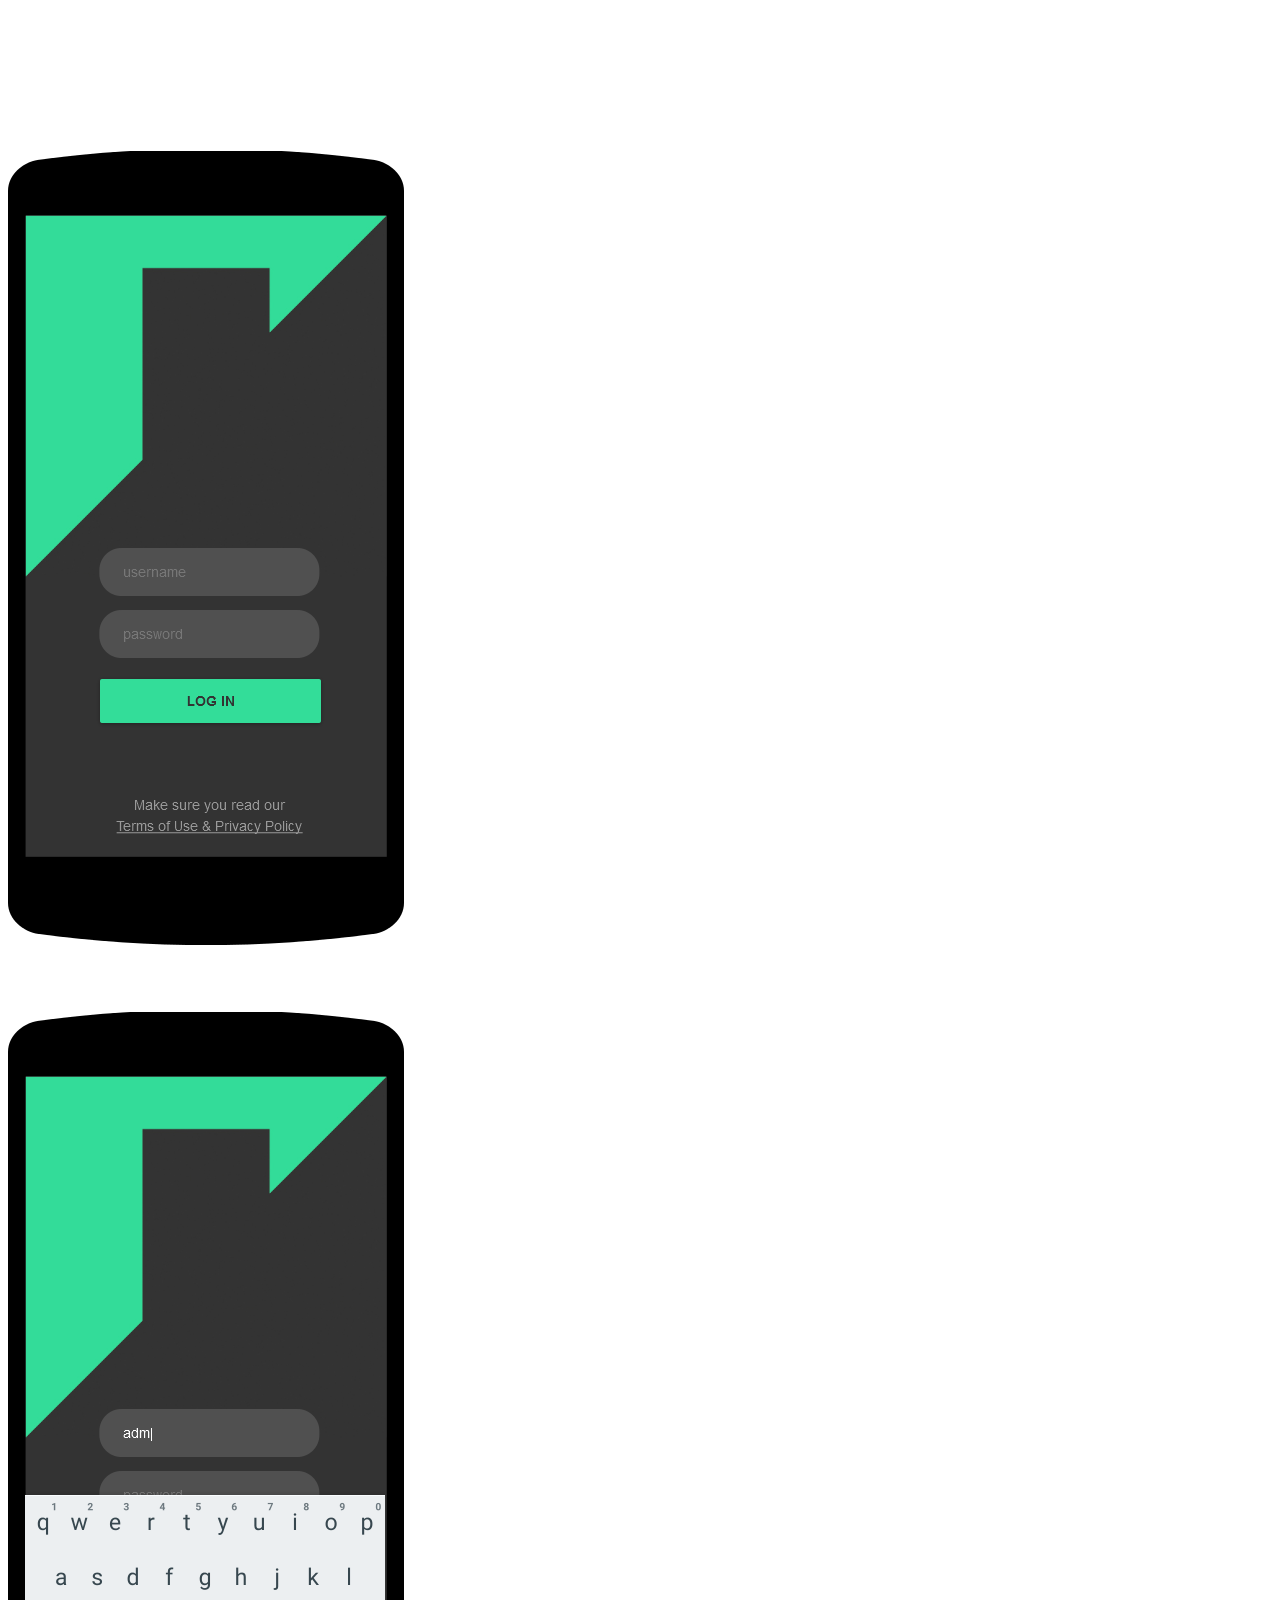
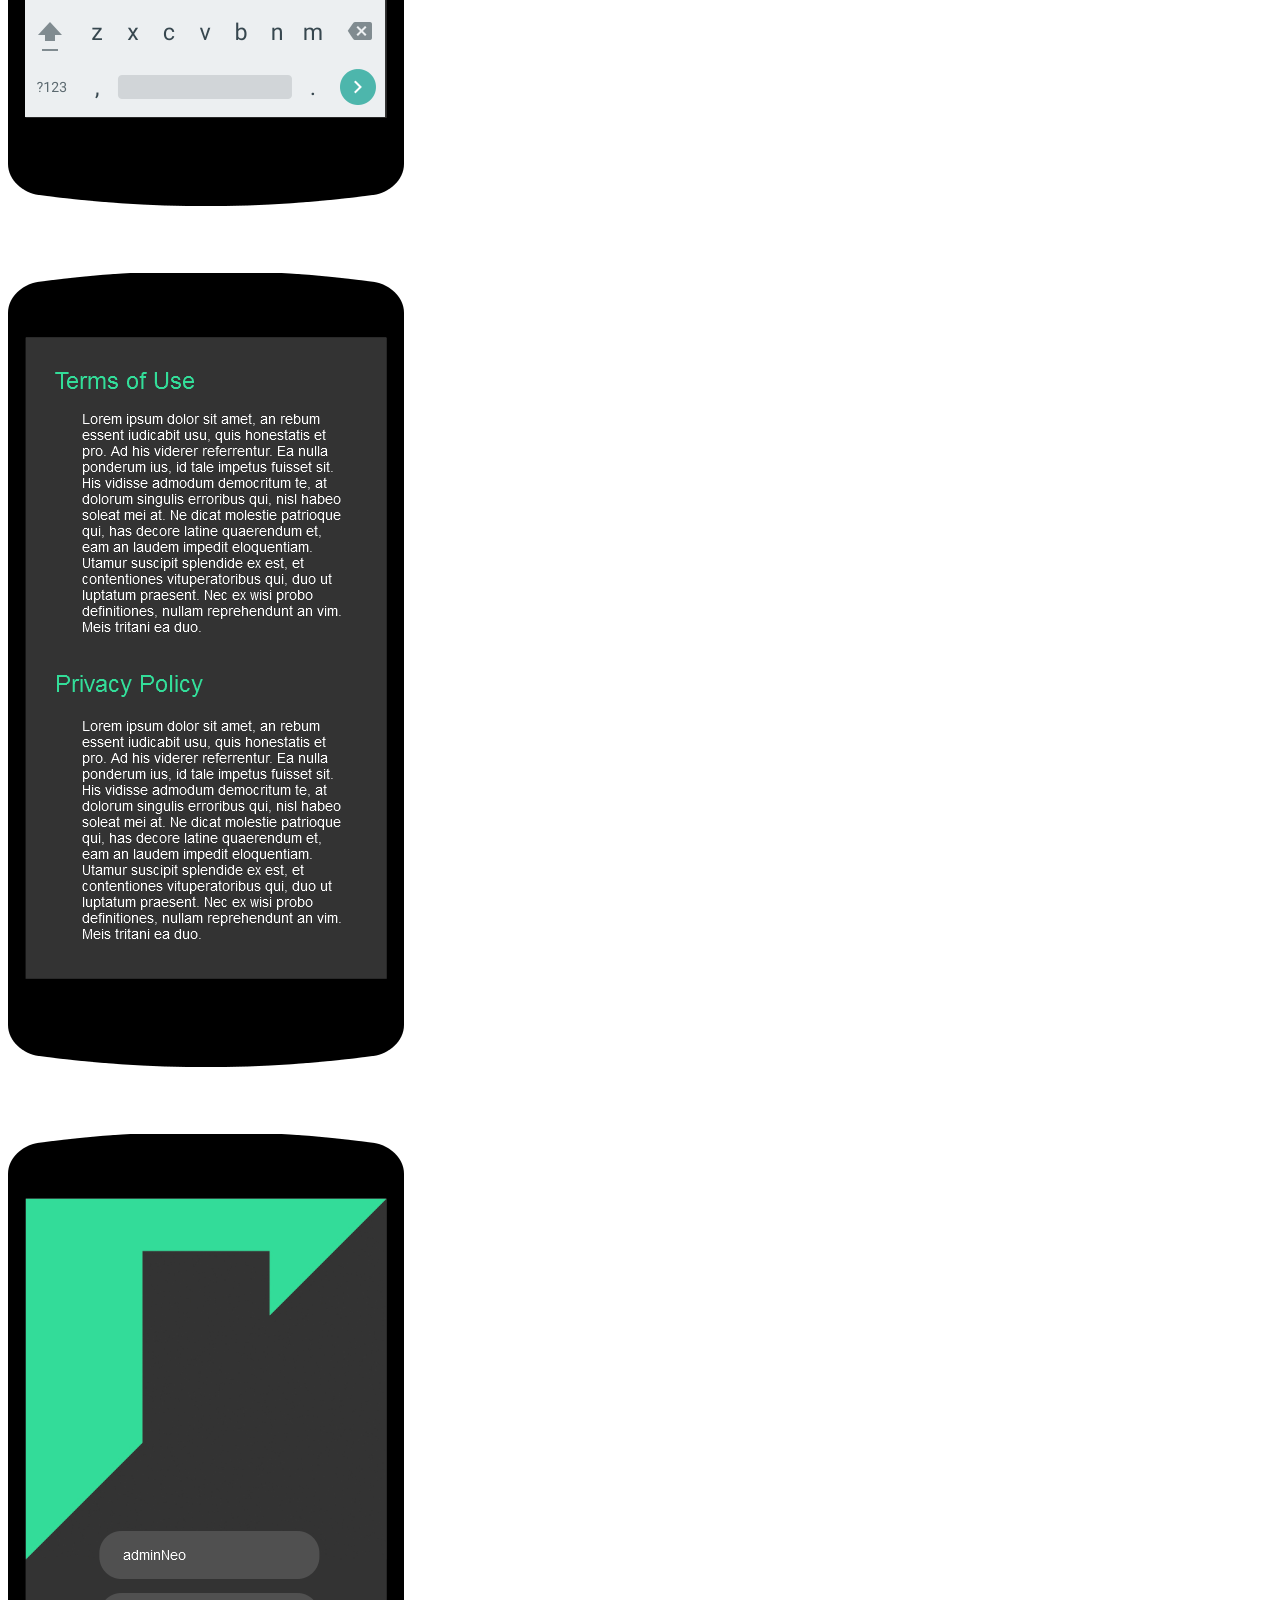
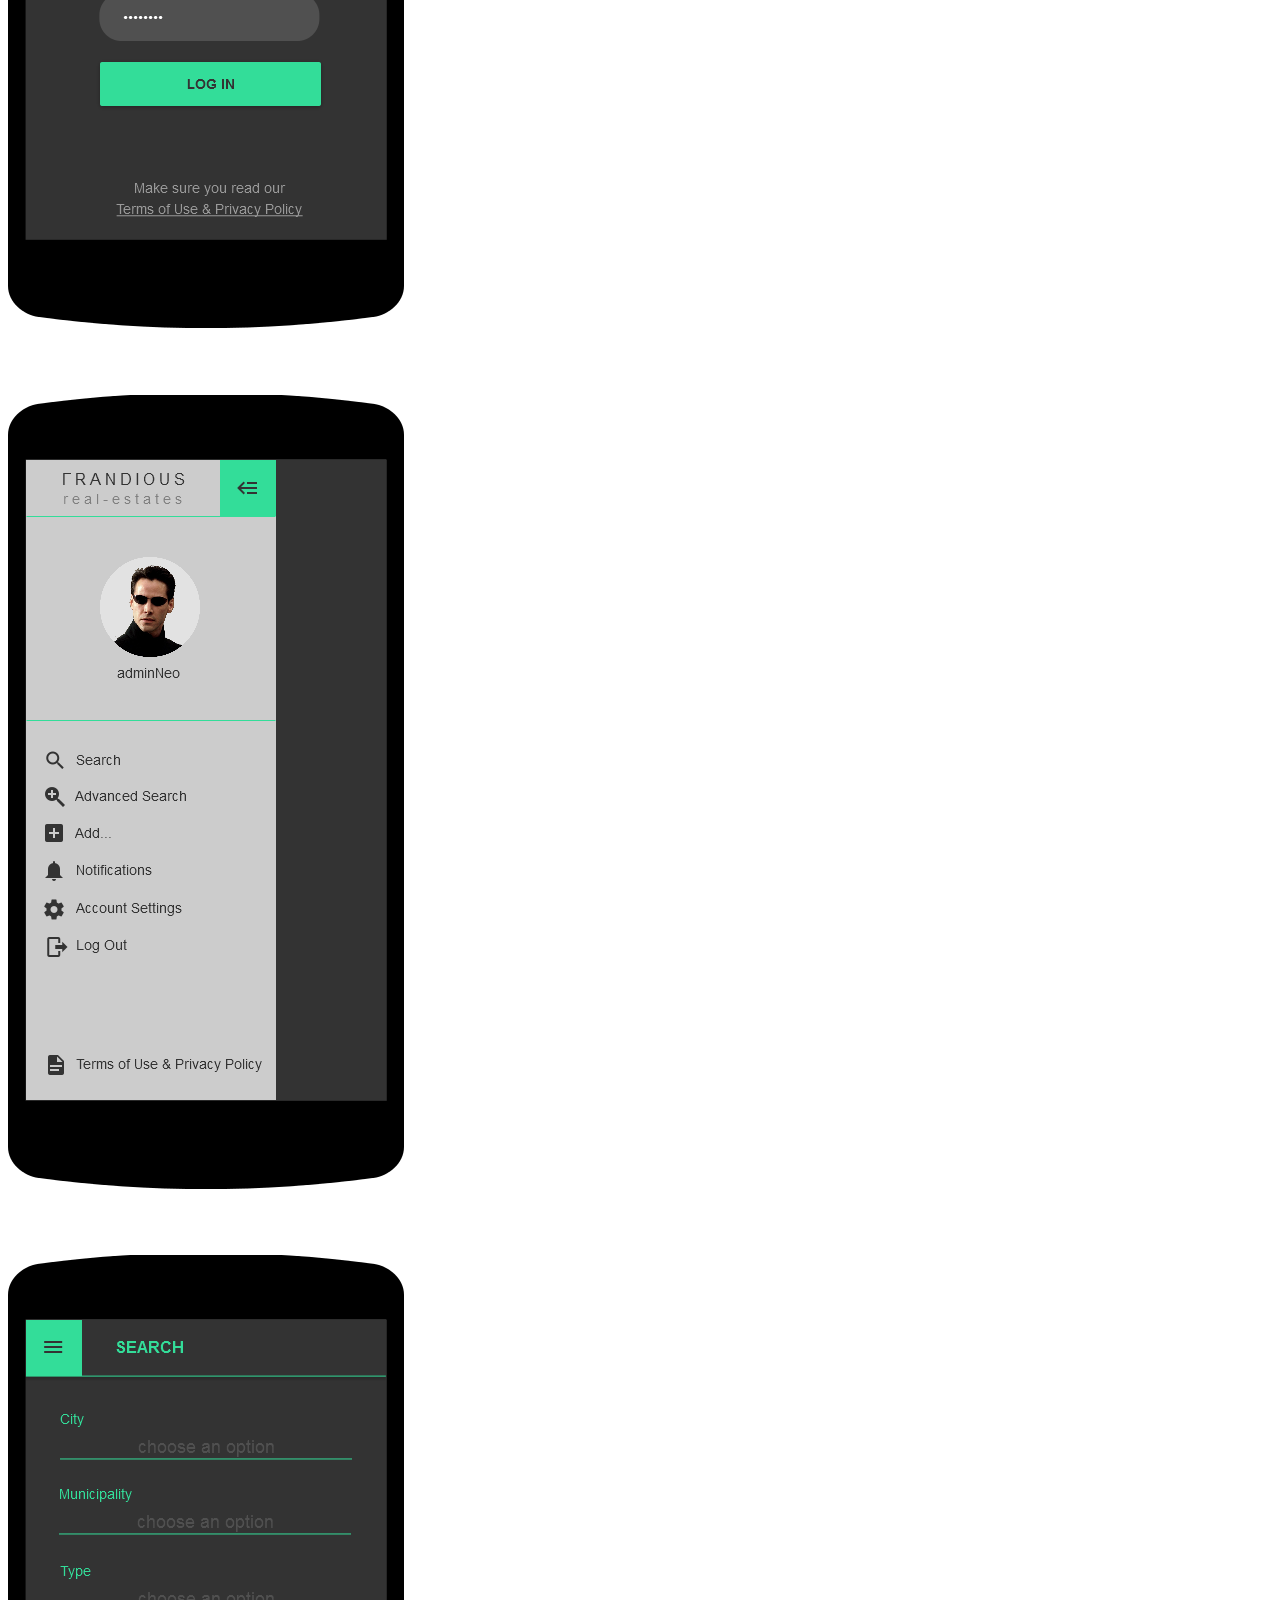
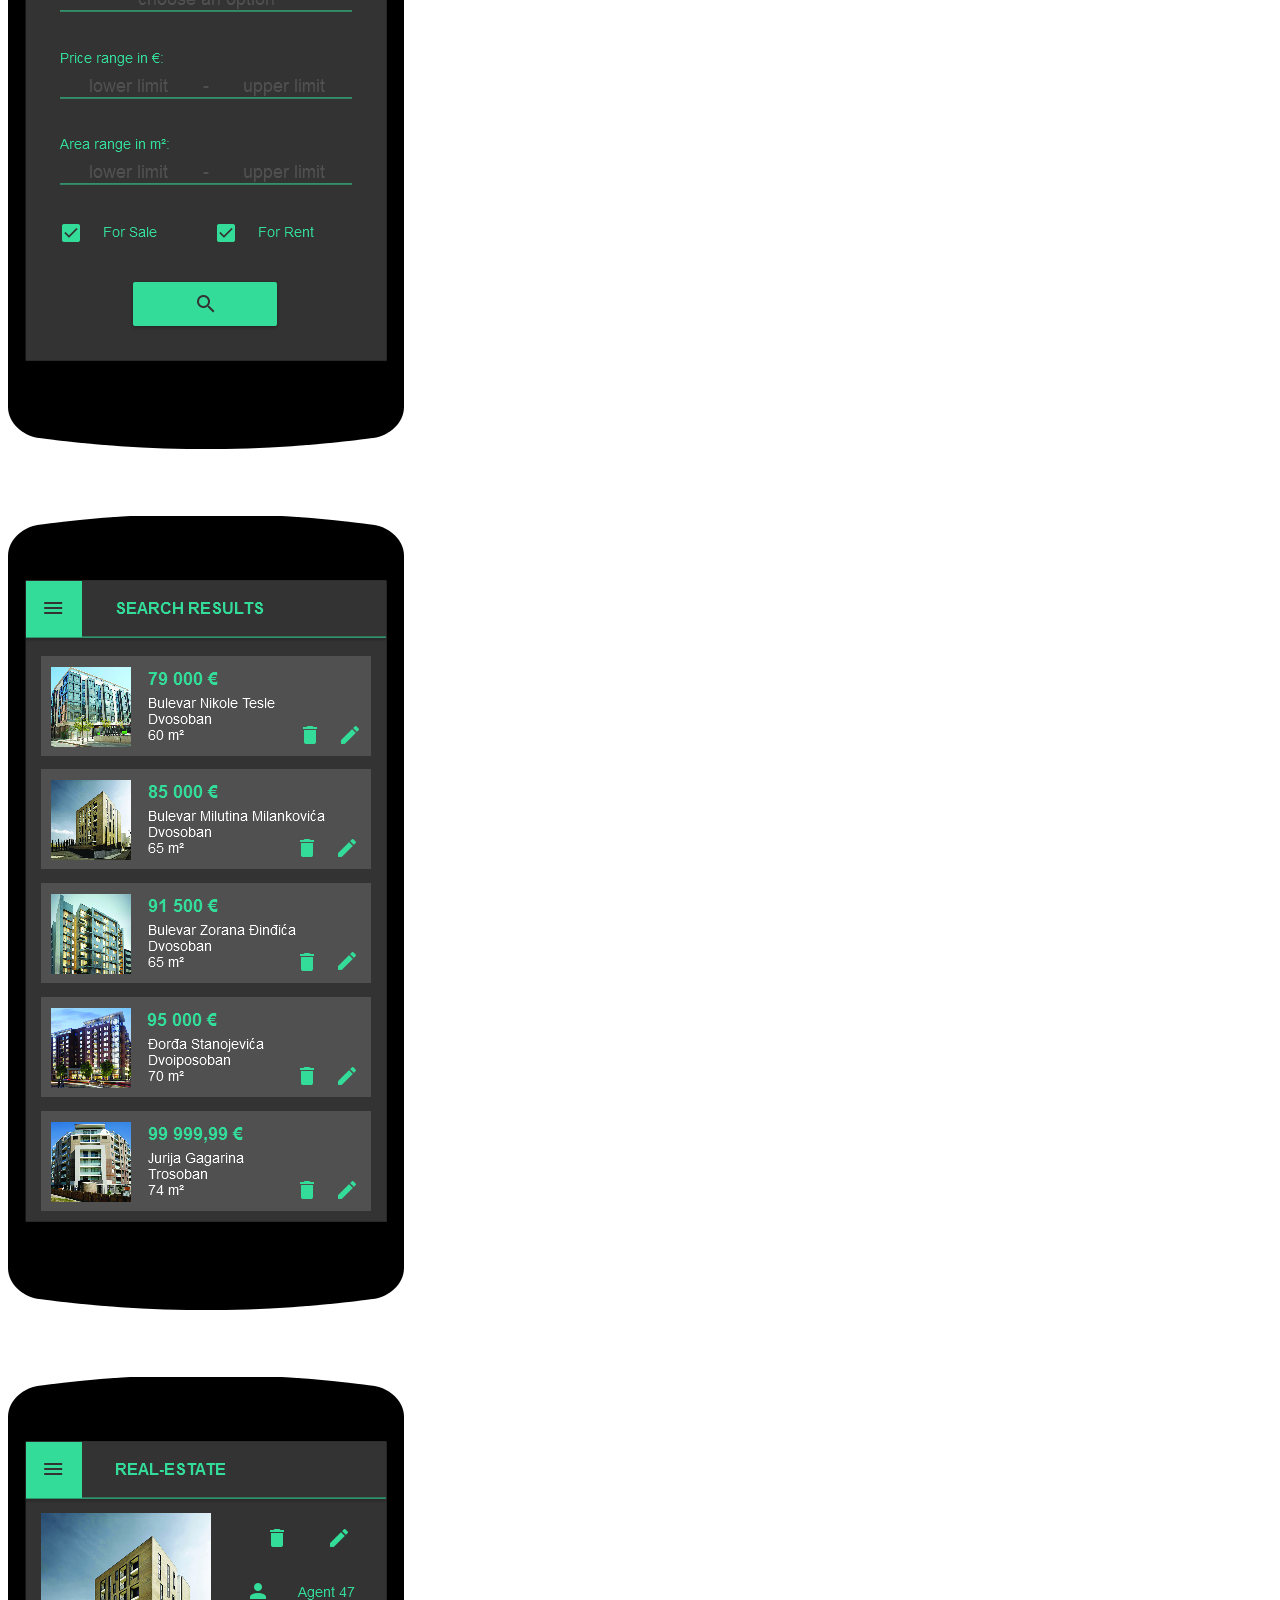
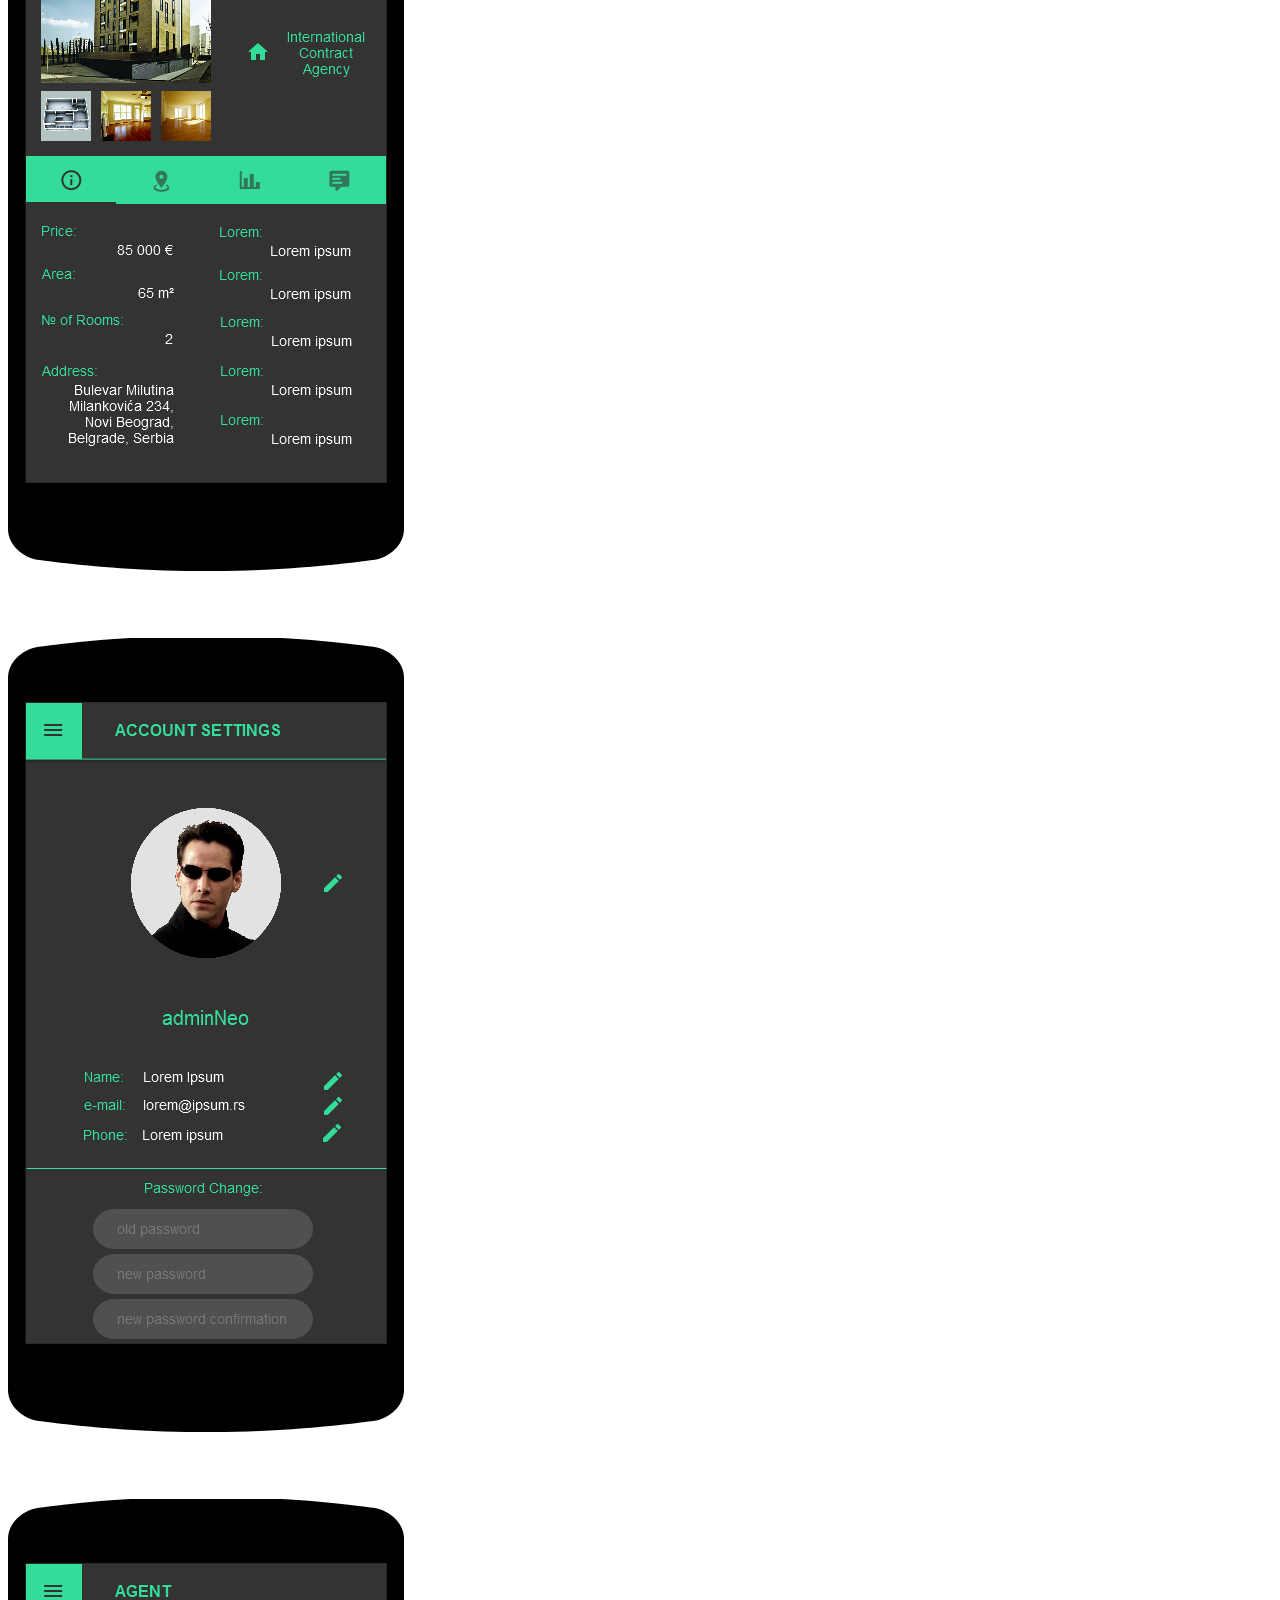
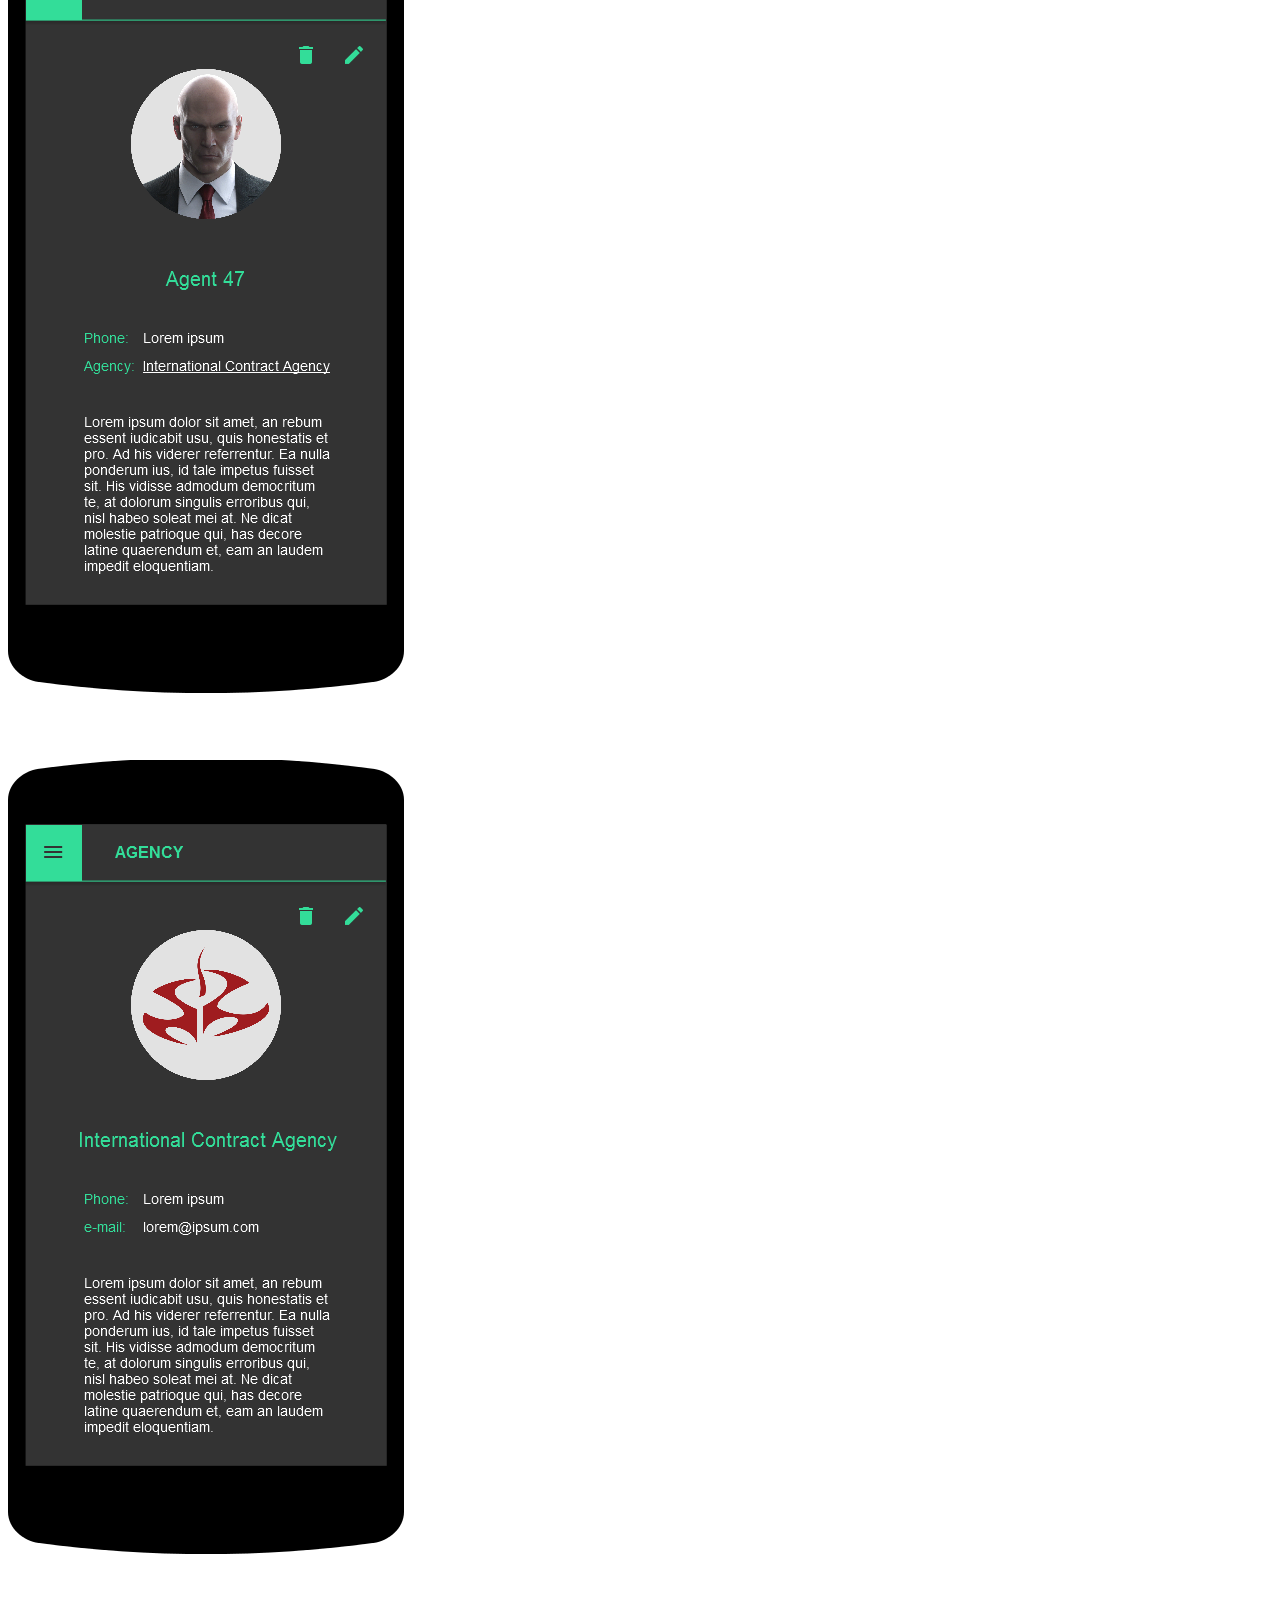
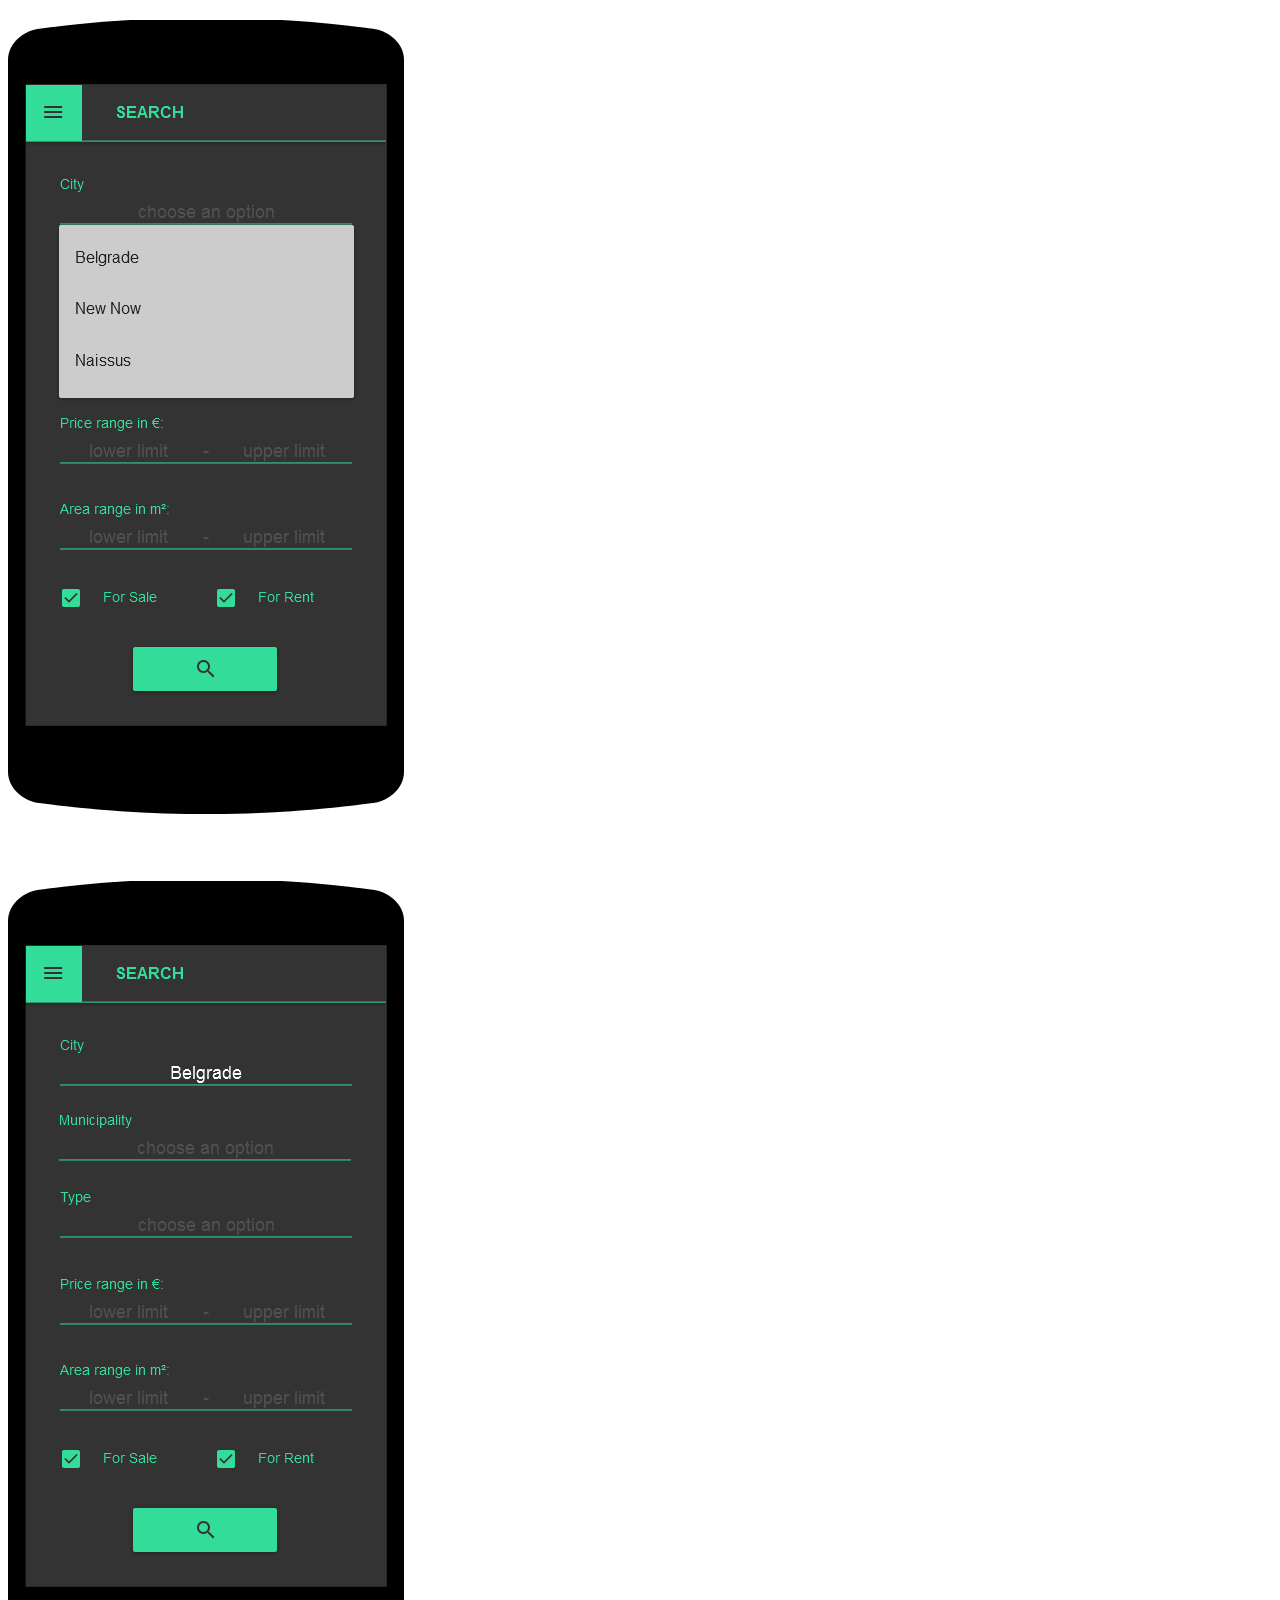
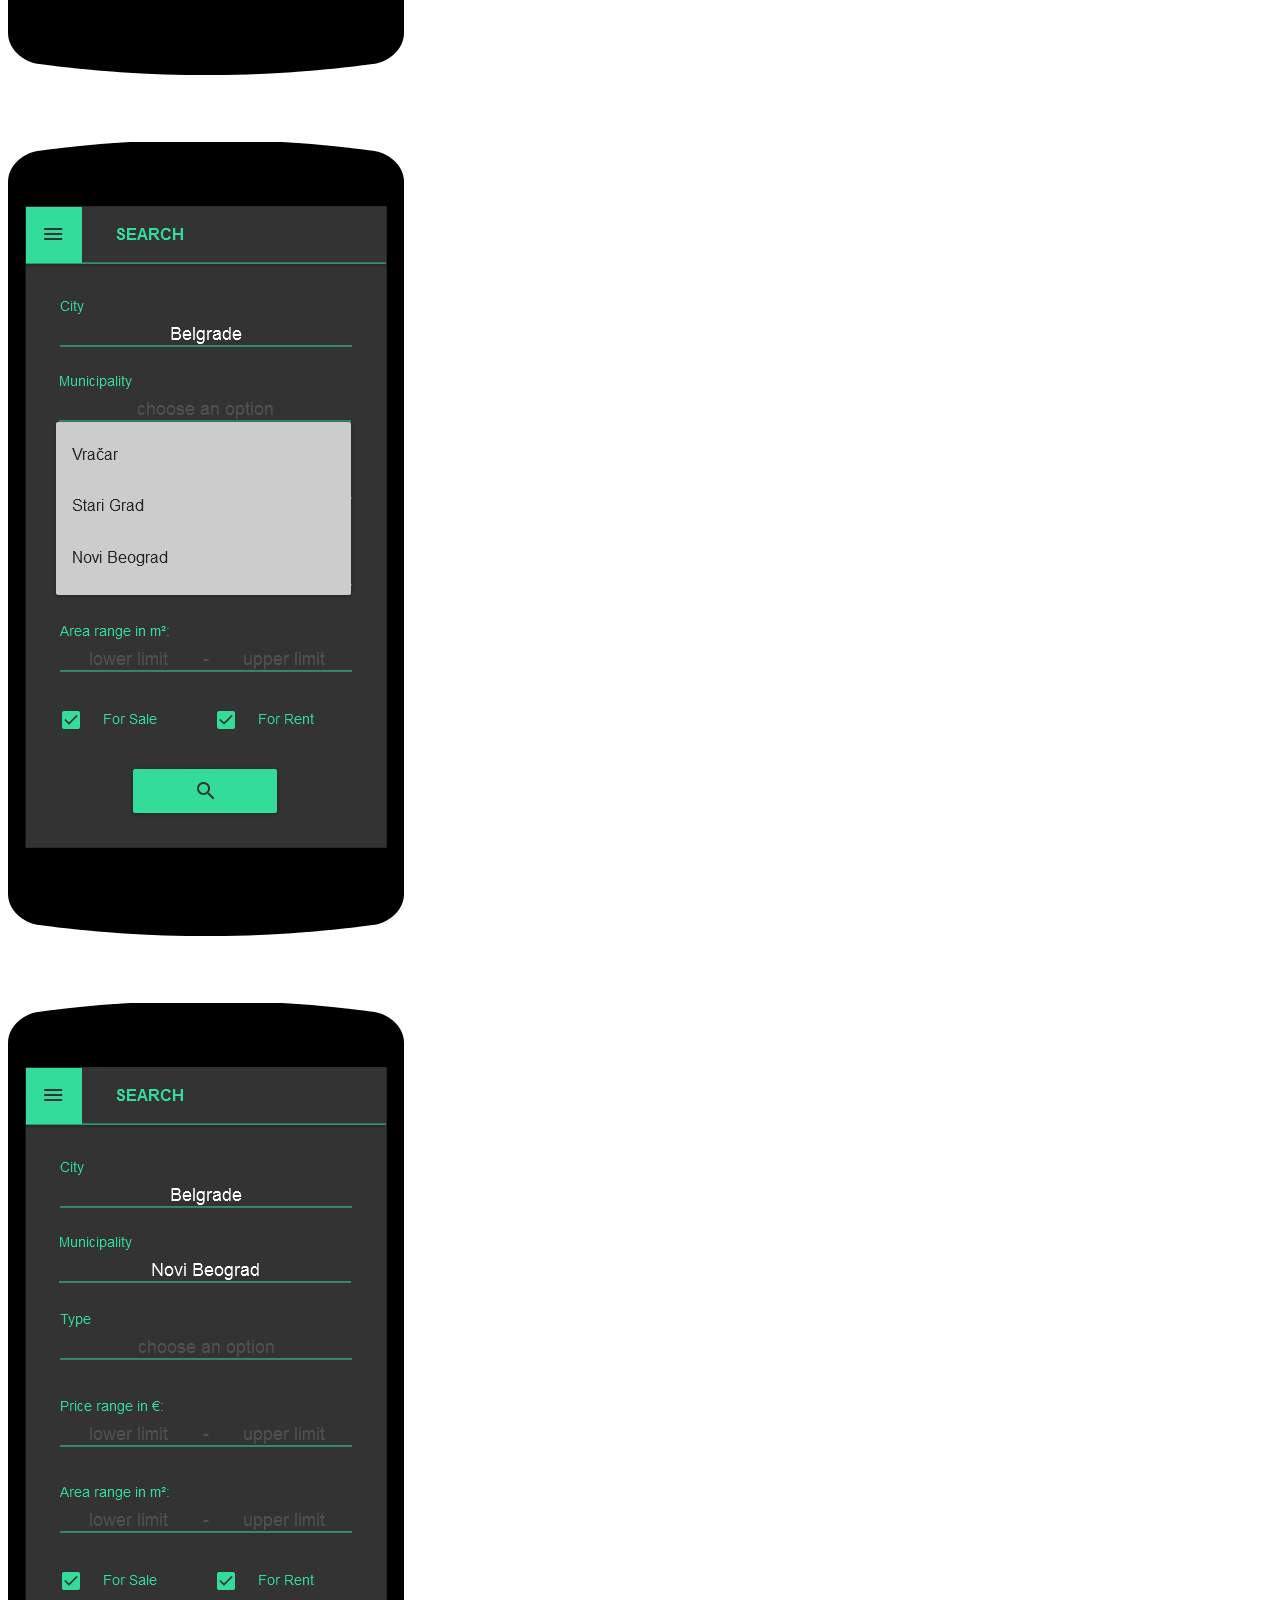
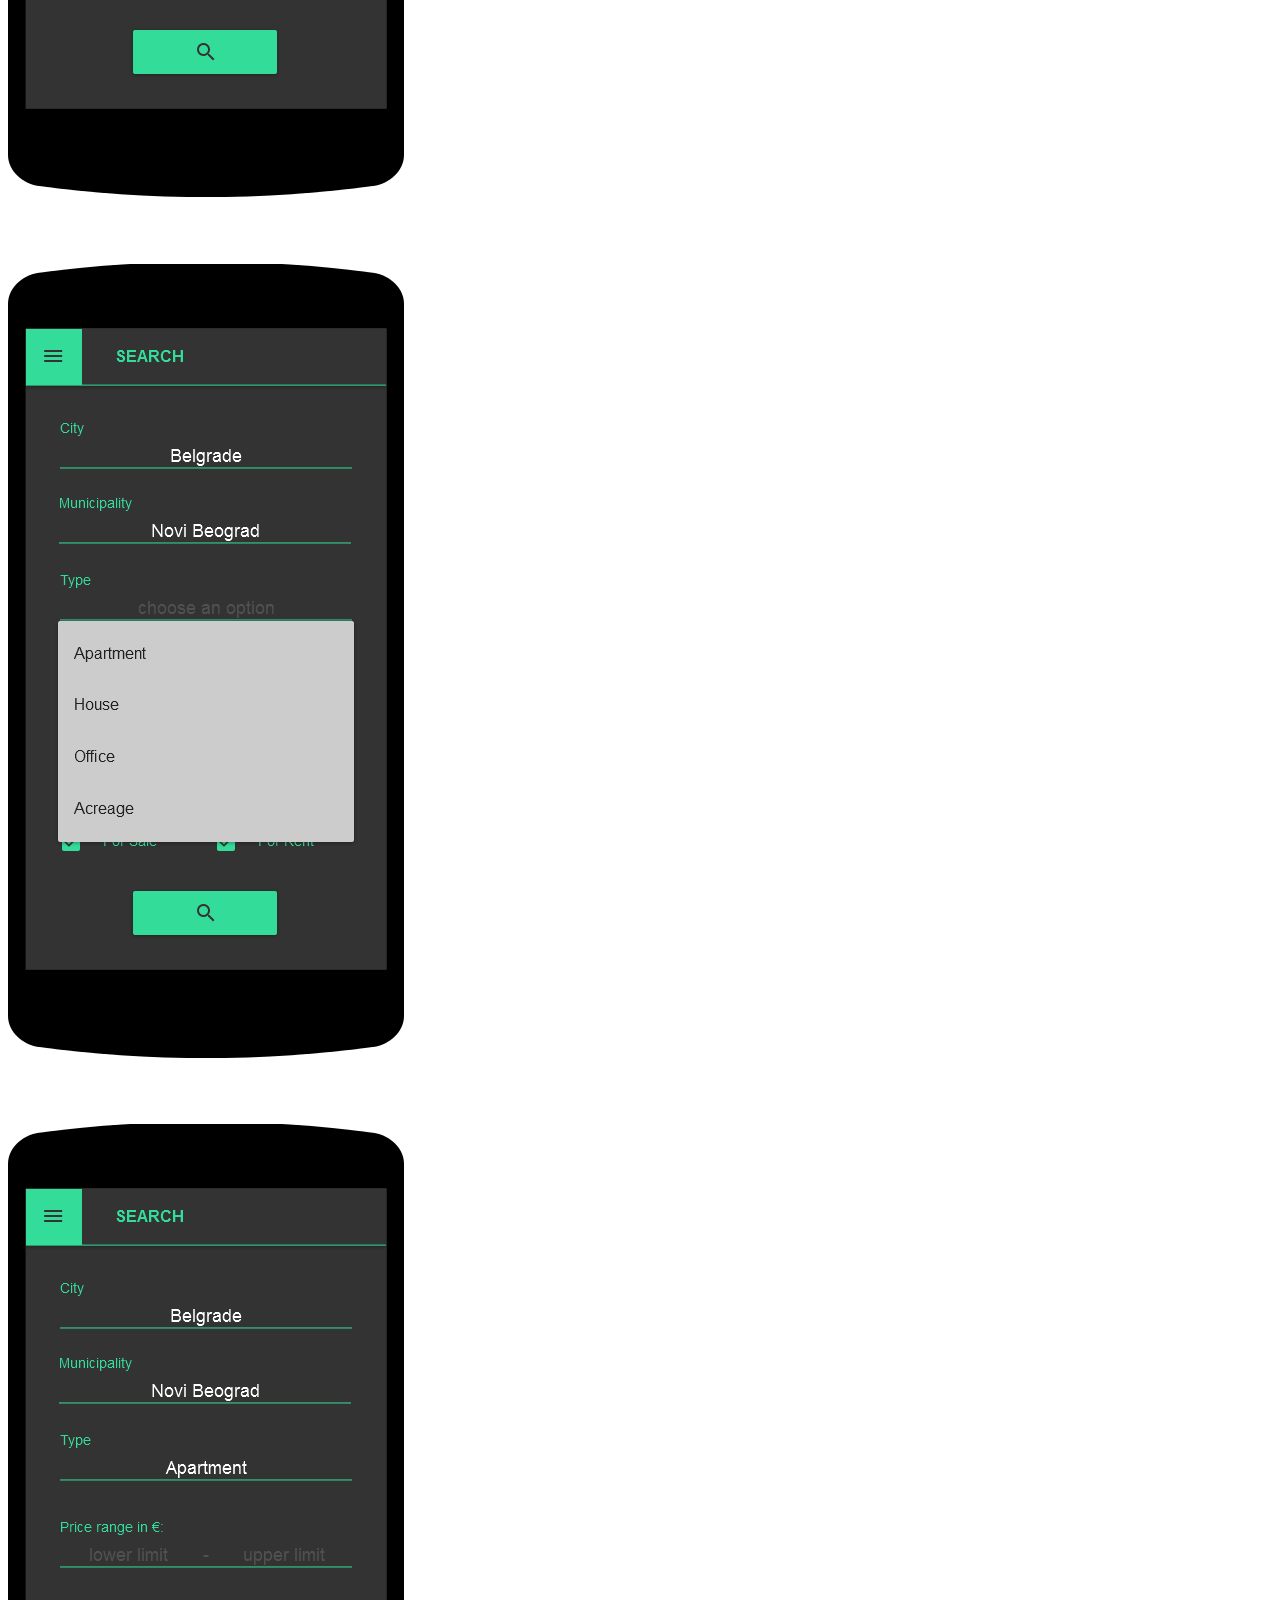
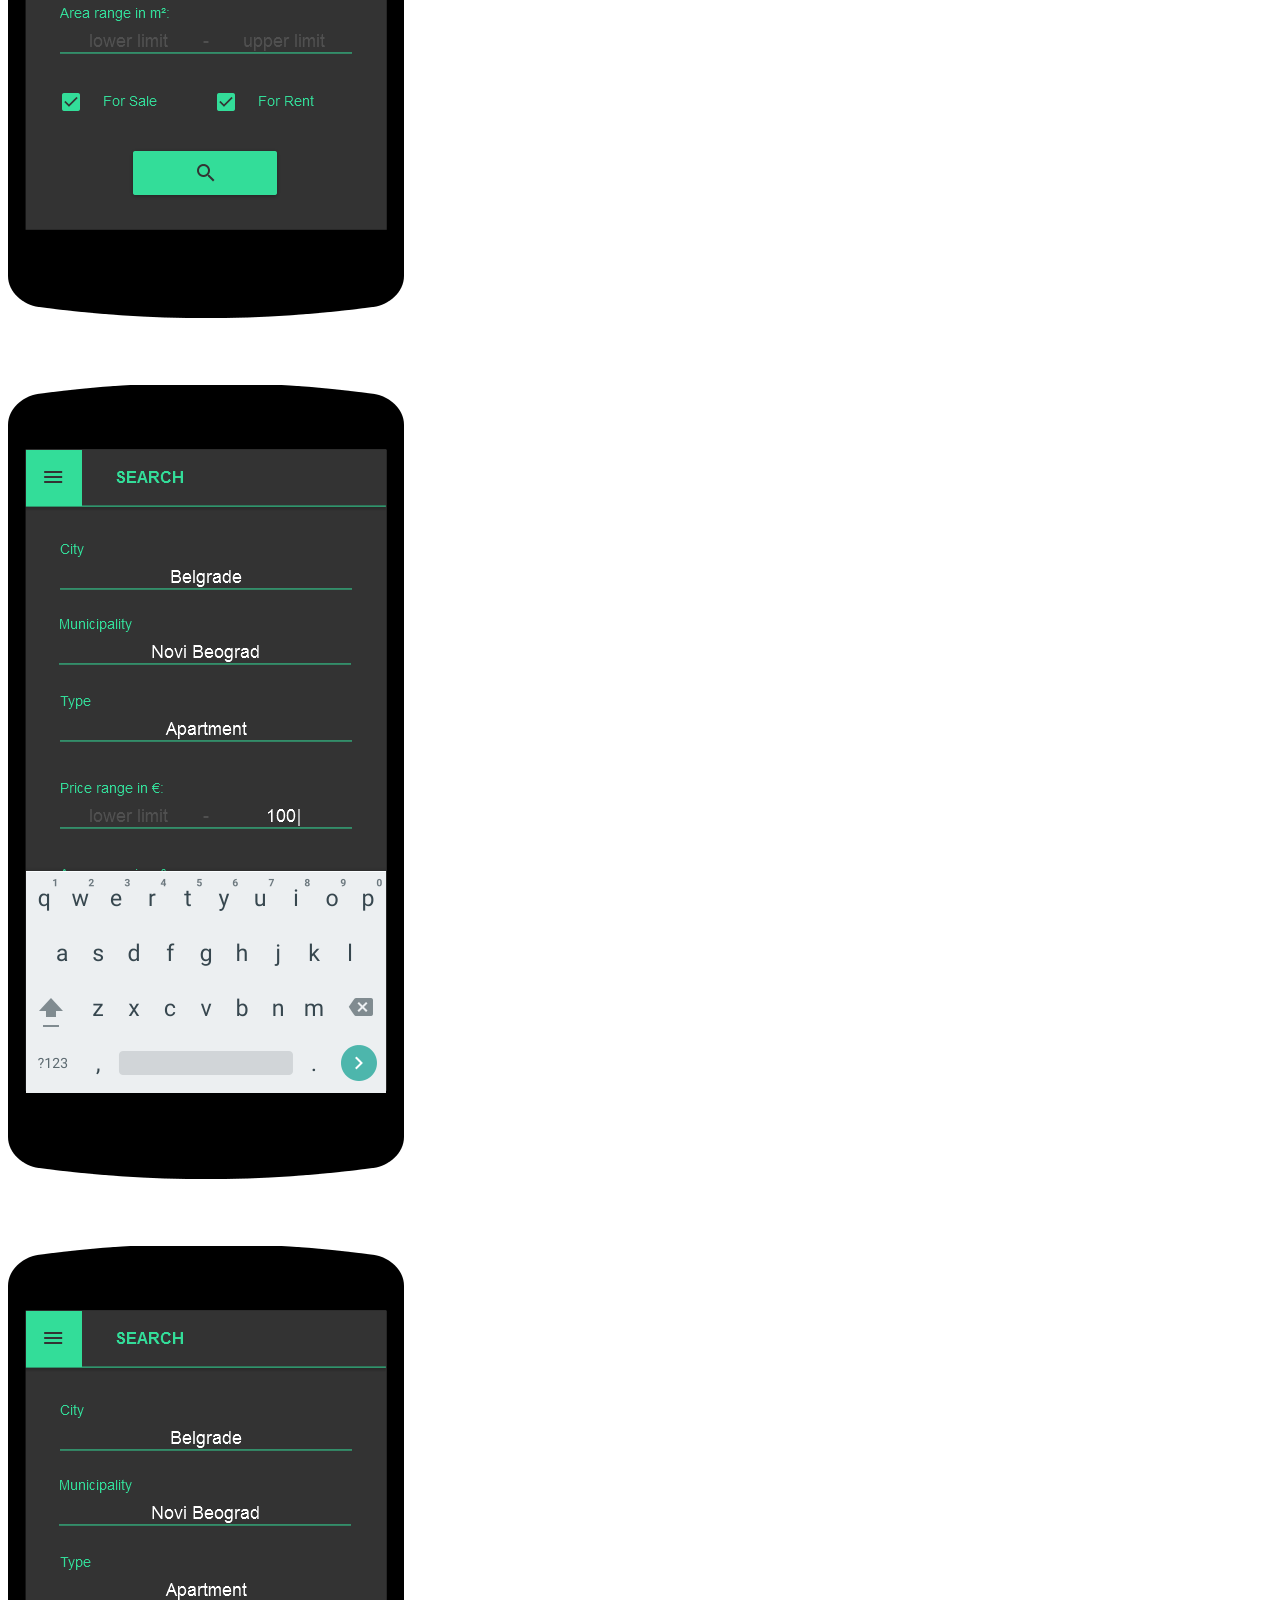
<file: prototypes/AdminMobileSite/index.html>
<html xmlns="http://www.w3.org/1999/xhtml"><head><meta http-equiv="Content-Type" content="text/html; charset=UTF-8" /><title>AdminMobilePrototype.ep</title><link rel="stylesheet" href="Resources/SampleStyle.css" /></head><body><h1 id="documentTitle">AdminMobilePrototype.ep</h1><p id="documentMetadata">Exported at: Tue Dec 27 2016 03:17:32 GMT+0100 (Central Europe Standard Time)</p><div class="Page" id="loginorregisterscreen_page"><h2>LoginOrRegisterScreen</h2><div class="ImageContainer"><img width="396" height="794.171875" src="pages/loginorregisterscreen.png" usemap="#map_loginorregisterscreen" /></div><map name="map_loginorregisterscreen"><area shape="rect" coords="69.61666870117188,663.25,332.8333435058594,686.75" href="#termsandprivacy_page" title="Go to page 'TermsAndPrivacy'" /><area shape="rect" coords="91.38333129882812,459,311.3999938964844,507" href="#loginorregisterscreenkeyboard_page" title="Go to page 'LoginOrRegisterScreenKeyboard'" /><area shape="rect" coords="91.38333129882812,397,311.3999938964844,445" href="#loginorregisterscreenkeyboard_page" title="Go to page 'LoginOrRegisterScreenKeyboard'" /></map></div><div class="Page" id="loginorregisterscreenkeyboard_page"><h2>LoginOrRegisterScreenKeyboard</h2><div class="ImageContainer"><img width="396" height="794" src="pages/loginorregisterscreenkeyboard.png" usemap="#map_loginorregisterscreenkeyboard" /></div><map name="map_loginorregisterscreenkeyboard"><area shape="rect" coords="17,478,377,705" href="#loginorregisterscreenwithtext_page" title="Go to page 'LoginOrRegisterScreenWithText'" /></map></div><div class="Page" id="termsandprivacy_page"><h2>TermsAndPrivacy</h2><div class="ImageContainer"><img width="396" height="794" src="pages/termsandprivacy.png" usemap="#map_termsandprivacy" /></div><map name="map_termsandprivacy"></map></div><div class="Page" id="loginorregisterscreenwithtext_page"><h2>LoginOrRegisterScreenWithText</h2><div class="ImageContainer"><img width="396" height="794" src="pages/loginorregisterscreenwithtext.png" usemap="#map_loginorregisterscreenwithtext" /></div><map name="map_loginorregisterscreenwithtext"><area shape="rect" coords="69.61666870117188,663.25,332.8333435058594,686.75" href="#termsandprivacy_page" title="Go to page 'TermsAndPrivacy'" /><area shape="rect" coords="92,528,313,572" href="#mainmenu_page" title="Go to page 'MainMenu'" /><area shape="rect" coords="91.38333129882812,459,311.3999938964844,507" href="#loginorregisterscreenkeyboard_page" title="Go to page 'LoginOrRegisterScreenKeyboard'" /><area shape="rect" coords="91.38333129882812,397,311.3999938964844,445" href="#loginorregisterscreenkeyboard_page" title="Go to page 'LoginOrRegisterScreenKeyboard'" /></map></div><div class="Page" id="mainmenu_page"><h2>MainMenu</h2><div class="ImageContainer"><img width="396" height="794" src="pages/mainmenu.png" usemap="#map_mainmenu" /></div><map name="map_mainmenu"><area shape="rect" coords="34,426,58,450" href="#add_page" title="Go to page 'Add'" /><area shape="rect" coords="66.75,430.25,210.75,451.25" href="#add_page" title="Go to page 'Add'" /><area shape="rect" coords="34,464,58,488" href="#notifications_page" title="Go to page 'Notifications'" /><area shape="rect" coords="66.75,393.25,210.75,414.25" href="#advancedsearch_page" title="Go to page 'AdvancedSearch'" /><area shape="rect" coords="35,390,59,414" href="#advancedsearch_page" title="Go to page 'AdvancedSearch'" /><area shape="rect" coords="67.75,661.25,255,682.25" href="#termsandprivacy_page" title="Go to page 'TermsAndPrivacy'" /><area shape="rect" coords="36,658,60,682" href="#termsandprivacy_page" title="Go to page 'TermsAndPrivacy'" /><area shape="rect" coords="37.25,540,61.25,564" href="#loginorregisterscreen_page" title="Go to page 'LoginOrRegisterScreen'" /><area shape="rect" coords="34,502.5,58,526.5" href="#accountsettings_page" title="Go to page 'AccountSettings'" /><area shape="rect" coords="35.25,353.5,59.25,377.5" href="#search_page" title="Go to page 'Search'" /><area shape="rect" coords="67.75,542.25,163.75,563.25" href="#loginorregisterscreen_page" title="Go to page 'LoginOrRegisterScreen'" /><area shape="rect" coords="67.75,505.25,245,526.25" href="#accountsettings_page" title="Go to page 'AccountSettings'" /><area shape="rect" coords="67.75,467.25,246.25,488.25" href="#notifications_page" title="Go to page 'Notifications'" /><area shape="rect" coords="67.75,357.25,163.75,378.25" href="#search_page" title="Go to page 'Search'" /></map></div><div class="Page" id="search_page"><h2>Search</h2><div class="ImageContainer"><img width="396" height="794" src="pages/search.png" usemap="#map_search" /></div><map name="map_search"><area shape="rect" coords="186,637,210,661" href="#searchresults_page" title="Go to page 'SearchResults'" /><area shape="rect" coords="125,627,269,671" href="#searchresults_page" title="Go to page 'SearchResults'" /><area shape="rect" coords="48,156,348,208" href="#search1_page" title="Go to page 'Search1'" /><area shape="rect" coords="33.18333435058594,80,57.19999694824219,104" href="#mainmenu_page" title="Go to page 'MainMenu'" /><area shape="rect" coords="18,65,74,121" href="#mainmenu_page" title="Go to page 'MainMenu'" /></map></div><div class="Page" id="searchresults_page"><h2>SearchResults</h2><div class="ImageContainer"><img width="396" height="794" src="pages/searchresults.png" usemap="#map_searchresults" /></div><map name="map_searchresults"><area shape="rect" coords="43,264,123,344" href="#realestate_page" title="Go to page 'RealEstate'" /><area shape="rect" coords="140,324,206,340" href="#realestate_page" title="Go to page 'RealEstate'" /><area shape="rect" coords="140,308,210,324" href="#realestate_page" title="Go to page 'RealEstate'" /><area shape="rect" coords="140,292,348,308" href="#realestate_page" title="Go to page 'RealEstate'" /><area shape="rect" coords="140,264,236,287" href="#realestate_page" title="Go to page 'RealEstate'" /><area shape="rect" coords="33,253,363,353" href="#realestate_page" title="Go to page 'RealEstate'" /><area shape="rect" coords="33.18333435058594,80,57.19999694824219,104" href="#mainmenu_page" title="Go to page 'MainMenu'" /><area shape="rect" coords="18,65,74,121" href="#mainmenu_page" title="Go to page 'MainMenu'" /></map></div><div class="Page" id="realestate_page"><h2>RealEstate</h2><div class="ImageContainer"><img width="396" height="794" src="pages/realestate.png" usemap="#map_realestate" /></div><map name="map_realestate"><area shape="rect" coords="319.3833312988281,391.7833251953125,343.3999938964844,415.79998779296875" href="#realestate4_page" title="Go to page 'RealEstate4'" /><area shape="rect" coords="229.75,391.0333251953125,253.76666259765625,415.04998779296875" href="#realestate3_page" title="Go to page 'RealEstate3'" /><area shape="rect" coords="141.38333129882812,391.7833251953125,165.39999389648438,415.79998779296875" href="#realestate2_page" title="Go to page 'RealEstate2'" /><area shape="rect" coords="271,252,365,305.81666564941406" href="#agency_page" title="Go to page 'Agency'" /><area shape="rect" coords="271,207,365,224" href="#agent_page" title="Go to page 'Agent'" /><area shape="rect" coords="238,263,262,287" href="#agency_page" title="Go to page 'Agency'" /><area shape="rect" coords="238,202,262,226" href="#agent_page" title="Go to page 'Agent'" /><area shape="rect" coords="33.18333435058594,80,57.19999694824219,104" href="#mainmenu_page" title="Go to page 'MainMenu'" /><area shape="rect" coords="18,65,74,121" href="#mainmenu_page" title="Go to page 'MainMenu'" /></map></div><div class="Page" id="accountsettings_page"><h2>AccountSettings</h2><div class="ImageContainer"><img width="396" height="794" src="pages/accountsettings.png" usemap="#map_accountsettings" /></div><map name="map_accountsettings"><area shape="rect" coords="33.18333435058594,80,57.19999694824219,104" href="#mainmenu_page" title="Go to page 'MainMenu'" /><area shape="rect" coords="18,65,74,121" href="#mainmenu_page" title="Go to page 'MainMenu'" /></map></div><div class="Page" id="agent_page"><h2>Agent</h2><div class="ImageContainer"><img width="396" height="794" src="pages/agent.png" usemap="#map_agent" /></div><map name="map_agent"><area shape="rect" coords="135,459,340,478" href="#agency_page" title="Go to page 'Agency'" /><area shape="rect" coords="33.18333435058594,80,57.19999694824219,104" href="#mainmenu_page" title="Go to page 'MainMenu'" /><area shape="rect" coords="18,65,74,121" href="#mainmenu_page" title="Go to page 'MainMenu'" /></map></div><div class="Page" id="agency_page"><h2>Agency</h2><div class="ImageContainer"><img width="396" height="794" src="pages/agency.png" usemap="#map_agency" /></div><map name="map_agency"><area shape="rect" coords="33.18333435058594,80,57.19999694824219,104" href="#mainmenu_page" title="Go to page 'MainMenu'" /><area shape="rect" coords="18,65,74,121" href="#mainmenu_page" title="Go to page 'MainMenu'" /></map></div><div class="Page" id="search1_page"><h2>Search1</h2><div class="ImageContainer"><img width="396" height="794" src="pages/search1.png" usemap="#map_search1" /></div><map name="map_search1"><area shape="rect" coords="51,205,346,378" href="#search2_page" title="Go to page 'Search2'" /><area shape="rect" coords="186,637,210,661" href="#searchresults_page" title="Go to page 'SearchResults'" /><area shape="rect" coords="125,627,269,671" href="#searchresults_page" title="Go to page 'SearchResults'" /><area shape="rect" coords="33.18333435058594,80,57.19999694824219,104" href="#mainmenu_page" title="Go to page 'MainMenu'" /><area shape="rect" coords="18,65,74,121" href="#mainmenu_page" title="Go to page 'MainMenu'" /></map></div><div class="Page" id="search2_page"><h2>Search2</h2><div class="ImageContainer"><img width="396" height="794" src="pages/search2.png" usemap="#map_search2" /></div><map name="map_search2"><area shape="rect" coords="186,637,210,661" href="#searchresults_page" title="Go to page 'SearchResults'" /><area shape="rect" coords="125,627,269,671" href="#searchresults_page" title="Go to page 'SearchResults'" /><area shape="rect" coords="47,231,347,283" href="#search3_page" title="Go to page 'Search3'" /><area shape="rect" coords="33.18333435058594,80,57.19999694824219,104" href="#mainmenu_page" title="Go to page 'MainMenu'" /><area shape="rect" coords="18,65,74,121" href="#mainmenu_page" title="Go to page 'MainMenu'" /></map></div><div class="Page" id="search3_page"><h2>Search3</h2><div class="ImageContainer"><img width="396" height="794" src="pages/search3.png" usemap="#map_search3" /></div><map name="map_search3"><area shape="rect" coords="48,280,343,453" href="#search4_page" title="Go to page 'Search4'" /><area shape="rect" coords="186,637,210,661" href="#searchresults_page" title="Go to page 'SearchResults'" /><area shape="rect" coords="125,627,269,671" href="#searchresults_page" title="Go to page 'SearchResults'" /><area shape="rect" coords="33.18333435058594,80,57.19999694824219,104" href="#mainmenu_page" title="Go to page 'MainMenu'" /><area shape="rect" coords="18,65,74,121" href="#mainmenu_page" title="Go to page 'MainMenu'" /></map></div><div class="Page" id="search4_page"><h2>Search4</h2><div class="ImageContainer"><img width="396" height="794" src="pages/search4.png" usemap="#map_search4" /></div><map name="map_search4"><area shape="rect" coords="186,637,210,661" href="#searchresults_page" title="Go to page 'SearchResults'" /><area shape="rect" coords="125,627,269,671" href="#searchresults_page" title="Go to page 'SearchResults'" /><area shape="rect" coords="48,308,348,360" href="#search5_page" title="Go to page 'Search5'" /><area shape="rect" coords="33.18333435058594,80,57.19999694824219,104" href="#mainmenu_page" title="Go to page 'MainMenu'" /><area shape="rect" coords="18,65,74,121" href="#mainmenu_page" title="Go to page 'MainMenu'" /></map></div><div class="Page" id="search5_page"><h2>Search5</h2><div class="ImageContainer"><img width="396" height="794" src="pages/search5.png" usemap="#map_search5" /></div><map name="map_search5"><area shape="rect" coords="50,357,346,578" href="#search6_page" title="Go to page 'Search6'" /><area shape="rect" coords="186,637,210,661" href="#searchresults_page" title="Go to page 'SearchResults'" /><area shape="rect" coords="125,627,269,671" href="#searchresults_page" title="Go to page 'SearchResults'" /><area shape="rect" coords="33.18333435058594,80,57.19999694824219,104" href="#mainmenu_page" title="Go to page 'MainMenu'" /><area shape="rect" coords="18,65,74,121" href="#mainmenu_page" title="Go to page 'MainMenu'" /></map></div><div class="Page" id="search6_page"><h2>Search6</h2><div class="ImageContainer"><img width="396" height="794" src="pages/search6.png" usemap="#map_search6" /></div><map name="map_search6"><area shape="rect" coords="186,637,210,661" href="#searchresults_page" title="Go to page 'SearchResults'" /><area shape="rect" coords="125,627,269,671" href="#searchresults_page" title="Go to page 'SearchResults'" /><area shape="rect" coords="207,419,344,446" href="#search7_page" title="Go to page 'Search7'" /><area shape="rect" coords="33.18333435058594,80,57.19999694824219,104" href="#mainmenu_page" title="Go to page 'MainMenu'" /><area shape="rect" coords="18,65,74,121" href="#mainmenu_page" title="Go to page 'MainMenu'" /></map></div><div class="Page" id="search7_page"><h2>Search7</h2><div class="ImageContainer"><img width="396" height="794" src="pages/search7.png" usemap="#map_search7" /></div><map name="map_search7"><area shape="rect" coords="18,481,378,708" href="#search8_page" title="Go to page 'Search8'" /><area shape="rect" coords="186,637,210,661" href="#searchresults_page" title="Go to page 'SearchResults'" /><area shape="rect" coords="125,627,269,671" href="#searchresults_page" title="Go to page 'SearchResults'" /><area shape="rect" coords="33.18333435058594,80,57.19999694824219,104" href="#mainmenu_page" title="Go to page 'MainMenu'" /><area shape="rect" coords="18,65,74,121" href="#mainmenu_page" title="Go to page 'MainMenu'" /></map></div><div class="Page" id="search8_page"><h2>Search8</h2><div class="ImageContainer"><img width="396" height="794" src="pages/search8.png" usemap="#map_search8" /></div><map name="map_search8"><area shape="rect" coords="186,637,210,661" href="#searchresults_page" title="Go to page 'SearchResults'" /><area shape="rect" coords="125,627,269,671" href="#searchresults_page" title="Go to page 'SearchResults'" /><area shape="rect" coords="33.18333435058594,80,57.19999694824219,104" href="#mainmenu_page" title="Go to page 'MainMenu'" /><area shape="rect" coords="18,65,74,121" href="#mainmenu_page" title="Go to page 'MainMenu'" /></map></div><div class="Page" id="realestate2_page"><h2>RealEstate2</h2><div class="ImageContainer"><img width="396" height="794" src="pages/realestate2.png" usemap="#map_realestate2" /></div><map name="map_realestate2"><area shape="rect" coords="51.31666564941406,391.1499938964844,75.33332824707031,415.1666717529297" href="#realestate_page" title="Go to page 'RealEstate'" /><area shape="rect" coords="319.3833312988281,391.7833251953125,343.3999938964844,415.79998779296875" href="#realestate4_page" title="Go to page 'RealEstate4'" /><area shape="rect" coords="229.75,391.0333251953125,253.76666259765625,415.04998779296875" href="#realestate3_page" title="Go to page 'RealEstate3'" /><area shape="rect" coords="271,252,365,305.81666564941406" href="#agency_page" title="Go to page 'Agency'" /><area shape="rect" coords="271,207,365,224" href="#agent_page" title="Go to page 'Agent'" /><area shape="rect" coords="238,263,262,287" href="#agency_page" title="Go to page 'Agency'" /><area shape="rect" coords="238,202,262,226" href="#agent_page" title="Go to page 'Agent'" /><area shape="rect" coords="153,314,203.01666259765625,364.01666259765625" href="#realestategallery4_page" title="Go to page 'RealEstateGallery4'" /><area shape="rect" coords="93,314,143.01666259765625,364.01666259765625" href="#realestategallery3_page" title="Go to page 'RealEstateGallery3'" /><area shape="rect" coords="33,314,83.01666259765625,364.01666259765625" href="#realestategallery2_page" title="Go to page 'RealEstateGallery2'" /><area shape="rect" coords="33,136,203.01666259765625,306.01666259765625" href="#realestategallery1_page" title="Go to page 'RealEstateGallery1'" /><area shape="rect" coords="33.18333435058594,80,57.19999694824219,104" href="#mainmenu_page" title="Go to page 'MainMenu'" /><area shape="rect" coords="18,65,74,121" href="#mainmenu_page" title="Go to page 'MainMenu'" /></map></div><div class="Page" id="realestate3_page"><h2>RealEstate3</h2><div class="ImageContainer"><img width="396" height="794" src="pages/realestate3.png" usemap="#map_realestate3" /></div><map name="map_realestate3"><area shape="rect" coords="51.31666564941406,391.1499938964844,75.33332824707031,415.1666717529297" href="#realestate_page" title="Go to page 'RealEstate'" /><area shape="rect" coords="319.3833312988281,391.7833251953125,343.3999938964844,415.79998779296875" href="#realestate4_page" title="Go to page 'RealEstate4'" /><area shape="rect" coords="141.38333129882812,391.7833251953125,165.39999389648438,415.79998779296875" href="#realestate2_page" title="Go to page 'RealEstate2'" /><area shape="rect" coords="271,252,365,305.81666564941406" href="#agency_page" title="Go to page 'Agency'" /><area shape="rect" coords="271,207,365,224" href="#agent_page" title="Go to page 'Agent'" /><area shape="rect" coords="238,263,262,287" href="#agency_page" title="Go to page 'Agency'" /><area shape="rect" coords="238,202,262,226" href="#agent_page" title="Go to page 'Agent'" /><area shape="rect" coords="153,314,203.01666259765625,364.01666259765625" href="#realestategallery4_page" title="Go to page 'RealEstateGallery4'" /><area shape="rect" coords="93,314,143.01666259765625,364.01666259765625" href="#realestategallery3_page" title="Go to page 'RealEstateGallery3'" /><area shape="rect" coords="33,314,83.01666259765625,364.01666259765625" href="#realestategallery2_page" title="Go to page 'RealEstateGallery2'" /><area shape="rect" coords="33,136,203.01666259765625,306.01666259765625" href="#realestategallery1_page" title="Go to page 'RealEstateGallery1'" /><area shape="rect" coords="33.18333435058594,80,57.19999694824219,104" href="#mainmenu_page" title="Go to page 'MainMenu'" /><area shape="rect" coords="18,65,74,121" href="#mainmenu_page" title="Go to page 'MainMenu'" /></map></div><div class="Page" id="realestate4_page"><h2>RealEstate4</h2><div class="ImageContainer"><img width="396" height="794" src="pages/realestate4.png" usemap="#map_realestate4" /></div><map name="map_realestate4"><area shape="rect" coords="51.31666564941406,391.1499938964844,75.33332824707031,415.1666717529297" href="#realestate_page" title="Go to page 'RealEstate'" /><area shape="rect" coords="229.75,391.0333251953125,253.76666259765625,415.04998779296875" href="#realestate3_page" title="Go to page 'RealEstate3'" /><area shape="rect" coords="141.38333129882812,391.7833251953125,165.39999389648438,415.79998779296875" href="#realestate2_page" title="Go to page 'RealEstate2'" /><area shape="rect" coords="271,252,365,305.81666564941406" href="#agency_page" title="Go to page 'Agency'" /><area shape="rect" coords="271,207,365,224" href="#agent_page" title="Go to page 'Agent'" /><area shape="rect" coords="238,263,262,287" href="#agency_page" title="Go to page 'Agency'" /><area shape="rect" coords="238,202,262,226" href="#agent_page" title="Go to page 'Agent'" /><area shape="rect" coords="153,314,203.01666259765625,364.01666259765625" href="#realestategallery4_page" title="Go to page 'RealEstateGallery4'" /><area shape="rect" coords="93,314,143.01666259765625,364.01666259765625" href="#realestategallery3_page" title="Go to page 'RealEstateGallery3'" /><area shape="rect" coords="33,314,83.01666259765625,364.01666259765625" href="#realestategallery2_page" title="Go to page 'RealEstateGallery2'" /><area shape="rect" coords="33,136,203.01666259765625,306.01666259765625" href="#realestategallery1_page" title="Go to page 'RealEstateGallery1'" /><area shape="rect" coords="33.18333435058594,80,57.19999694824219,104" href="#mainmenu_page" title="Go to page 'MainMenu'" /><area shape="rect" coords="18,65,74,121" href="#mainmenu_page" title="Go to page 'MainMenu'" /></map></div><div class="Page" id="realestategallery1_page"><h2>RealEstateGallery1</h2><div class="ImageContainer"><img width="396" height="794" src="pages/realestategallery1.png" usemap="#map_realestategallery1" /></div><map name="map_realestategallery1"><area shape="rect" coords="353,214,377,238" href="#realestate_page" title="Go to page 'RealEstate'" /><area shape="rect" coords="353,385,377,409" href="#realestategallery2_page" title="Go to page 'RealEstateGallery2'" /><area shape="rect" coords="18,385,42,409" href="#realestategallery4_page" title="Go to page 'RealEstateGallery4'" /><area shape="rect" coords="33.18333435058594,80,57.19999694824219,104" href="#mainmenu_page" title="Go to page 'MainMenu'" /><area shape="rect" coords="18,65,74,121" href="#mainmenu_page" title="Go to page 'MainMenu'" /></map></div><div class="Page" id="realestategallery2_page"><h2>RealEstateGallery2</h2><div class="ImageContainer"><img width="396" height="794" src="pages/realestategallery2.png" usemap="#map_realestategallery2" /></div><map name="map_realestategallery2"><area shape="rect" coords="353,214,377,238" href="#realestate_page" title="Go to page 'RealEstate'" /><area shape="rect" coords="353,385,377,409" href="#realestategallery3_page" title="Go to page 'RealEstateGallery3'" /><area shape="rect" coords="18,385,42,409" href="#realestategallery1_page" title="Go to page 'RealEstateGallery1'" /><area shape="rect" coords="33.18333435058594,80,57.19999694824219,104" href="#mainmenu_page" title="Go to page 'MainMenu'" /><area shape="rect" coords="18,65,74,121" href="#mainmenu_page" title="Go to page 'MainMenu'" /></map></div><div class="Page" id="realestategallery3_page"><h2>RealEstateGallery3</h2><div class="ImageContainer"><img width="396" height="794" src="pages/realestategallery3.png" usemap="#map_realestategallery3" /></div><map name="map_realestategallery3"><area shape="rect" coords="353,214,377,238" href="#realestate_page" title="Go to page 'RealEstate'" /><area shape="rect" coords="353,385,377,409" href="#realestategallery4_page" title="Go to page 'RealEstateGallery4'" /><area shape="rect" coords="18,385,42,409" href="#realestategallery2_page" title="Go to page 'RealEstateGallery2'" /><area shape="rect" coords="33.18333435058594,80,57.19999694824219,104" href="#mainmenu_page" title="Go to page 'MainMenu'" /><area shape="rect" coords="18,65,74,121" href="#mainmenu_page" title="Go to page 'MainMenu'" /></map></div><div class="Page" id="realestategallery4_page"><h2>RealEstateGallery4</h2><div class="ImageContainer"><img width="396" height="794" src="pages/realestategallery4.png" usemap="#map_realestategallery4" /></div><map name="map_realestategallery4"><area shape="rect" coords="353,214,377,238" href="#realestate_page" title="Go to page 'RealEstate'" /><area shape="rect" coords="353,385,377,409" href="#realestategallery1_page" title="Go to page 'RealEstateGallery1'" /><area shape="rect" coords="18,385,42,409" href="#realestategallery3_page" title="Go to page 'RealEstateGallery3'" /><area shape="rect" coords="33.18333435058594,80,57.19999694824219,104" href="#mainmenu_page" title="Go to page 'MainMenu'" /><area shape="rect" coords="18,65,74,121" href="#mainmenu_page" title="Go to page 'MainMenu'" /></map></div><div class="Page" id="notifications_page"><h2>Notifications</h2><div class="ImageContainer"><img width="396" height="794" src="pages/notifications.png" usemap="#map_notifications" /></div><map name="map_notifications"><area shape="rect" coords="140,192,236,215" href="#approvecomments_page" title="Go to page 'ApproveComments'" /><area shape="rect" coords="56,165,106,215" href="#approvecomments_page" title="Go to page 'ApproveComments'" /><area shape="rect" coords="140,165,321,188" href="#approvecomments_page" title="Go to page 'ApproveComments'" /><area shape="rect" coords="33,140,363,240" href="#approvecomments_page" title="Go to page 'ApproveComments'" /><area shape="rect" coords="33.18333435058594,80,57.19999694824219,104" href="#mainmenu_page" title="Go to page 'MainMenu'" /><area shape="rect" coords="18,65,74,121" href="#mainmenu_page" title="Go to page 'MainMenu'" /></map></div><div class="Page" id="notifications2_page"><h2>Notifications2</h2><div class="ImageContainer"><img width="396" height="794" src="pages/notifications2.png" usemap="#map_notifications2" /></div><map name="map_notifications2"><area shape="rect" coords="140,192,340,215" href="#surveyresults_page" title="Go to page 'SurveyResults'" /><area shape="rect" coords="56,165,106,215" href="#surveyresults_page" title="Go to page 'SurveyResults'" /><area shape="rect" coords="140,165,299,188" href="#surveyresults_page" title="Go to page 'SurveyResults'" /><area shape="rect" coords="33,140,363,240" href="#surveyresults_page" title="Go to page 'SurveyResults'" /><area shape="rect" coords="33.18333435058594,80,57.19999694824219,104" href="#mainmenu_page" title="Go to page 'MainMenu'" /><area shape="rect" coords="18,65,74,121" href="#mainmenu_page" title="Go to page 'MainMenu'" /></map></div><div class="Page" id="notifications3_page"><h2>Notifications3</h2><div class="ImageContainer"><img width="396" height="794" src="pages/notifications3.png" usemap="#map_notifications3" /></div><map name="map_notifications3"><area shape="rect" coords="140,192,236,215" href="#soldproperties_page" title="Go to page 'SoldProperties'" /><area shape="rect" coords="56,165,106,215" href="#soldproperties_page" title="Go to page 'SoldProperties'" /><area shape="rect" coords="140,165,294,188" href="#soldproperties_page" title="Go to page 'SoldProperties'" /><area shape="rect" coords="33,140,363,240" href="#soldproperties_page" title="Go to page 'SoldProperties'" /><area shape="rect" coords="33.18333435058594,80,57.19999694824219,104" href="#mainmenu_page" title="Go to page 'MainMenu'" /><area shape="rect" coords="18,65,74,121" href="#mainmenu_page" title="Go to page 'MainMenu'" /></map></div><div class="Page" id="notifications4_page"><h2>Notifications4</h2><div class="ImageContainer"><img width="396" height="794" src="pages/notifications4.png" usemap="#map_notifications4" /></div><map name="map_notifications4"><area shape="rect" coords="33.18333435058594,80,57.19999694824219,104" href="#mainmenu_page" title="Go to page 'MainMenu'" /><area shape="rect" coords="18,65,74,121" href="#mainmenu_page" title="Go to page 'MainMenu'" /></map></div><div class="Page" id="approvecomments_page"><h2>ApproveComments</h2><div class="ImageContainer"><img width="396" height="794" src="pages/approvecomments.png" usemap="#map_approvecomments" /></div><map name="map_approvecomments"><area shape="rect" coords="33,545,203,589" href="#approvecommentswithconfirmation_page" title="Go to page 'ApproveCommentsWithConfirmation'" /><area shape="rect" coords="33.18333435058594,80,57.19999694824219,104" href="#mainmenu_page" title="Go to page 'MainMenu'" /><area shape="rect" coords="18,65,74,121" href="#mainmenu_page" title="Go to page 'MainMenu'" /></map></div><div class="Page" id="approvecommentswithconfirmation_page"><h2>ApproveCommentsWithConfirmation</h2><div class="ImageContainer"><img width="396" height="794" src="pages/approvecommentswithconfirmation.png" usemap="#map_approvecommentswithconfirmation" /></div><map name="map_approvecommentswithconfirmation"><area shape="rect" coords="186,284,210,308" href="#notifications2_page" title="Go to page 'Notifications2'" /><area shape="rect" coords="101,342,296,400" href="#notifications2_page" title="Go to page 'Notifications2'" /><area shape="rect" coords="62,234,342,458" href="#notifications2_page" title="Go to page 'Notifications2'" /><area shape="rect" coords="33,545,203,589" href="#notifications2_page" title="Go to page 'Notifications2'" /><area shape="rect" coords="33.18333435058594,80,57.19999694824219,104" href="#mainmenu_page" title="Go to page 'MainMenu'" /><area shape="rect" coords="18,65,74,121" href="#mainmenu_page" title="Go to page 'MainMenu'" /></map></div><div class="Page" id="surveyresults_page"><h2>SurveyResults</h2><div class="ImageContainer"><img width="396" height="794" src="pages/surveyresults.png" usemap="#map_surveyresults" /></div><map name="map_surveyresults"><area shape="rect" coords="320,485,344,509" href="#surveyresultswithconfirmation_page" title="Go to page 'SurveyResultsWithConfirmation'" /><area shape="rect" coords="33.18333435058594,80,57.19999694824219,104" href="#mainmenu_page" title="Go to page 'MainMenu'" /><area shape="rect" coords="18,65,74,121" href="#mainmenu_page" title="Go to page 'MainMenu'" /></map></div><div class="Page" id="surveyresultswithconfirmation_page"><h2>SurveyResultsWithConfirmation</h2><div class="ImageContainer"><img width="396" height="794" src="pages/surveyresultswithconfirmation.png" usemap="#map_surveyresultswithconfirmation" /></div><map name="map_surveyresultswithconfirmation"><area shape="rect" coords="186,284,210,308" href="#notifications3_page" title="Go to page 'Notifications3'" /><area shape="rect" coords="101,342,296,400" href="#notifications3_page" title="Go to page 'Notifications3'" /><area shape="rect" coords="62,234,342,458" href="#notifications3_page" title="Go to page 'Notifications3'" /><area shape="rect" coords="33.18333435058594,80,57.19999694824219,104" href="#mainmenu_page" title="Go to page 'MainMenu'" /><area shape="rect" coords="18,65,74,121" href="#mainmenu_page" title="Go to page 'MainMenu'" /></map></div><div class="Page" id="soldproperties_page"><h2>SoldProperties</h2><div class="ImageContainer"><img width="396" height="794" src="pages/soldproperties.png" usemap="#map_soldproperties" /></div><map name="map_soldproperties"><area shape="rect" coords="33,368,203,412" href="#soldpropertieswithconfirmation_page" title="Go to page 'SoldPropertiesWithConfirmation'" /><area shape="rect" coords="33.18333435058594,80,57.19999694824219,104" href="#mainmenu_page" title="Go to page 'MainMenu'" /><area shape="rect" coords="18,65,74,121" href="#mainmenu_page" title="Go to page 'MainMenu'" /></map></div><div class="Page" id="soldpropertieswithconfirmation_page"><h2>SoldPropertiesWithConfirmation</h2><div class="ImageContainer"><img width="396" height="794" src="pages/soldpropertieswithconfirmation.png" usemap="#map_soldpropertieswithconfirmation" /></div><map name="map_soldpropertieswithconfirmation"><area shape="rect" coords="186,284,210,308" href="#notifications4_page" title="Go to page 'Notifications4'" /><area shape="rect" coords="101,342,296,400" href="#notifications4_page" title="Go to page 'Notifications4'" /><area shape="rect" coords="62,234,342,458" href="#notifications4_page" title="Go to page 'Notifications4'" /><area shape="rect" coords="33,368,203,412" href="#approvecommentswithconfirmation_page" title="Go to page 'ApproveCommentsWithConfirmation'" /><area shape="rect" coords="33.18333435058594,80,57.19999694824219,104" href="#mainmenu_page" title="Go to page 'MainMenu'" /><area shape="rect" coords="18,65,74,121" href="#mainmenu_page" title="Go to page 'MainMenu'" /></map></div><div class="Page" id="add_page"><h2>Add</h2><div class="ImageContainer"><img width="396" height="794" src="pages/add.png" usemap="#map_add" /></div><map name="map_add"><area shape="rect" coords="48,151,348,203" href="#add2_page" title="Go to page 'Add2'" /><area shape="rect" coords="33.18333435058594,80,57.19999694824219,104" href="#mainmenu_page" title="Go to page 'MainMenu'" /><area shape="rect" coords="18,65,74,121" href="#mainmenu_page" title="Go to page 'MainMenu'" /></map></div><div class="Page" id="add2_page"><h2>Add2</h2><div class="ImageContainer"><img width="396" height="794" src="pages/add2.png" usemap="#map_add2" /></div><map name="map_add2"><area shape="rect" coords="51,200,346,373" href="#add3_page" title="Go to page 'Add3'" /><area shape="rect" coords="33.18333435058594,80,57.19999694824219,104" href="#mainmenu_page" title="Go to page 'MainMenu'" /><area shape="rect" coords="18,65,74,121" href="#mainmenu_page" title="Go to page 'MainMenu'" /></map></div><div class="Page" id="add3_page"><h2>Add3</h2><div class="ImageContainer"><img width="396" height="794" src="pages/add3.png" usemap="#map_add3" /></div><map name="map_add3"><area shape="rect" coords="48,151,348,203" href="#add4_page" title="Go to page 'Add4'" /><area shape="rect" coords="33.18333435058594,80,57.19999694824219,104" href="#mainmenu_page" title="Go to page 'MainMenu'" /><area shape="rect" coords="18,65,74,121" href="#mainmenu_page" title="Go to page 'MainMenu'" /></map></div><div class="Page" id="add4_page"><h2>Add4</h2><div class="ImageContainer"><img width="396" height="794" src="pages/add4.png" usemap="#map_add4" /></div><map name="map_add4"><area shape="rect" coords="186,648,210,672" href="#add5_page" title="Go to page 'Add5'" /><area shape="rect" coords="126,638,270,682" href="#add5_page" title="Go to page 'Add5'" /><area shape="rect" coords="33.18333435058594,80,57.19999694824219,104" href="#mainmenu_page" title="Go to page 'MainMenu'" /><area shape="rect" coords="18,65,74,121" href="#mainmenu_page" title="Go to page 'MainMenu'" /></map></div><div class="Page" id="add5_page"><h2>Add5</h2><div class="ImageContainer"><img width="396" height="794" src="pages/add5.png" usemap="#map_add5" /></div><map name="map_add5"><area shape="rect" coords="186,284,210,308" href="#add_page" title="Go to page 'Add'" /><area shape="rect" coords="101,342,296,400" href="#add_page" title="Go to page 'Add'" /><area shape="rect" coords="62,234,342,458" href="#add_page" title="Go to page 'Add'" /><area shape="rect" coords="125,638,269,682" href="#searchresults_page" title="Go to page 'SearchResults'" /><area shape="rect" coords="48,151,348,203" href="#search1_page" title="Go to page 'Search1'" /><area shape="rect" coords="33.18333435058594,80,57.19999694824219,104" href="#mainmenu_page" title="Go to page 'MainMenu'" /><area shape="rect" coords="18,65,74,121" href="#mainmenu_page" title="Go to page 'MainMenu'" /></map></div><div class="Page" id="advancedsearch_page"><h2>AdvancedSearch</h2><div class="ImageContainer"><img width="396" height="794" src="pages/advancedsearch.png" usemap="#map_advancedsearch" /></div><map name="map_advancedsearch"><area shape="rect" coords="48,151,348,203" href="#advancedsearch2_page" title="Go to page 'AdvancedSearch2'" /><area shape="rect" coords="33.18333435058594,80,57.19999694824219,104" href="#mainmenu_page" title="Go to page 'MainMenu'" /><area shape="rect" coords="18,65,74,121" href="#mainmenu_page" title="Go to page 'MainMenu'" /></map></div><div class="Page" id="advancedsearch2_page"><h2>AdvancedSearch2</h2><div class="ImageContainer"><img width="396" height="794" src="pages/advancedsearch2.png" usemap="#map_advancedsearch2" /></div><map name="map_advancedsearch2"><area shape="rect" coords="51,200,344,423" href="#advancedsearch3_page" title="Go to page 'AdvancedSearch3'" /><area shape="rect" coords="33.18333435058594,80,57.19999694824219,104" href="#mainmenu_page" title="Go to page 'MainMenu'" /><area shape="rect" coords="18,65,74,121" href="#mainmenu_page" title="Go to page 'MainMenu'" /></map></div><div class="Page" id="advancedsearch3_page"><h2>AdvancedSearch3</h2><div class="ImageContainer"><img width="396" height="794" src="pages/advancedsearch3.png" usemap="#map_advancedsearch3" /></div><map name="map_advancedsearch3"><area shape="rect" coords="47,229,347,281" href="#advancedsearch4_page" title="Go to page 'AdvancedSearch4'" /><area shape="rect" coords="33.18333435058594,80,57.19999694824219,104" href="#mainmenu_page" title="Go to page 'MainMenu'" /><area shape="rect" coords="18,65,74,121" href="#mainmenu_page" title="Go to page 'MainMenu'" /></map></div><div class="Page" id="advancedsearch4_page"><h2>AdvancedSearch4</h2><div class="ImageContainer"><img width="396" height="794" src="pages/advancedsearch4.png" usemap="#map_advancedsearch4" /></div><map name="map_advancedsearch4"><area shape="rect" coords="50,278,343,450" href="#advancedsearch5_page" title="Go to page 'AdvancedSearch5'" /><area shape="rect" coords="33.18333435058594,80,57.19999694824219,104" href="#mainmenu_page" title="Go to page 'MainMenu'" /><area shape="rect" coords="18,65,74,121" href="#mainmenu_page" title="Go to page 'MainMenu'" /></map></div><div class="Page" id="advancedsearch5_page"><h2>AdvancedSearch5</h2><div class="ImageContainer"><img width="396" height="794" src="pages/advancedsearch5.png" usemap="#map_advancedsearch5" /></div><map name="map_advancedsearch5"><area shape="rect" coords="48,309,348,361" href="#advancedsearch6_page" title="Go to page 'AdvancedSearch6'" /><area shape="rect" coords="33.18333435058594,80,57.19999694824219,104" href="#mainmenu_page" title="Go to page 'MainMenu'" /><area shape="rect" coords="18,65,74,121" href="#mainmenu_page" title="Go to page 'MainMenu'" /></map></div><div class="Page" id="advancedsearch6_page"><h2>AdvancedSearch6</h2><div class="ImageContainer"><img width="396" height="794" src="pages/advancedsearch6.png" usemap="#map_advancedsearch6" /></div><map name="map_advancedsearch6"><area shape="rect" coords="18,478,378,705" href="#advancedsearch7_page" title="Go to page 'AdvancedSearch7'" /><area shape="rect" coords="33.18333435058594,80,57.19999694824219,104" href="#mainmenu_page" title="Go to page 'MainMenu'" /><area shape="rect" coords="18,65,74,121" href="#mainmenu_page" title="Go to page 'MainMenu'" /></map></div><div class="Page" id="advancedsearch7_page"><h2>AdvancedSearch7</h2><div class="ImageContainer"><img width="396" height="794" src="pages/advancedsearch7.png" usemap="#map_advancedsearch7" /></div><map name="map_advancedsearch7"><area shape="rect" coords="186,648,210,672" href="#advancedsearchresults_page" title="Go to page 'AdvancedSearchResults'" /><area shape="rect" coords="126,638,270,682" href="#advancedsearchresults_page" title="Go to page 'AdvancedSearchResults'" /><area shape="rect" coords="33.18333435058594,80,57.19999694824219,104" href="#mainmenu_page" title="Go to page 'MainMenu'" /><area shape="rect" coords="18,65,74,121" href="#mainmenu_page" title="Go to page 'MainMenu'" /></map></div><div class="Page" id="advancedsearchresults_page"><h2>AdvancedSearchResults</h2><div class="ImageContainer"><img width="396" height="794" src="pages/advancedsearchresults.png" usemap="#map_advancedsearchresults" /></div><map name="map_advancedsearchresults"><area shape="rect" coords="290,207,314,231" href="#advancedsearchresults2_page" title="Go to page 'AdvancedSearchResults2'" /><area shape="rect" coords="33.18333435058594,80,57.19999694824219,104" href="#mainmenu_page" title="Go to page 'MainMenu'" /><area shape="rect" coords="18,65,74,121" href="#mainmenu_page" title="Go to page 'MainMenu'" /></map></div><div class="Page" id="advancedsearchresults2_page"><h2>AdvancedSearchResults2</h2><div class="ImageContainer"><img width="396" height="794" src="pages/advancedsearchresults2.png" usemap="#map_advancedsearchresults2" /></div><map name="map_advancedsearchresults2"><area shape="rect" coords="220,422,316,458" href="#advancedsearchresults3_page" title="Go to page 'AdvancedSearchResults3'" /><area shape="rect" coords="96,422,192,458" href="#advancedsearchresults3_page" title="Go to page 'AdvancedSearchResults3'" /><area shape="rect" coords="186,284,210,308" href="#advancedsearchresults3_page" title="Go to page 'AdvancedSearchResults3'" /><area shape="rect" coords="101,342,296,400" href="#advancedsearchresults3_page" title="Go to page 'AdvancedSearchResults3'" /><area shape="rect" coords="62,234,342,458" href="#advancedsearchresults3_page" title="Go to page 'AdvancedSearchResults3'" /><area shape="rect" coords="33.18333435058594,80,57.19999694824219,104" href="#mainmenu_page" title="Go to page 'MainMenu'" /><area shape="rect" coords="18,65,74,121" href="#mainmenu_page" title="Go to page 'MainMenu'" /></map></div><div class="Page" id="advancedsearchresults3_page"><h2>AdvancedSearchResults3</h2><div class="ImageContainer"><img width="396" height="794" src="pages/advancedsearchresults3.png" usemap="#map_advancedsearchresults3" /></div><map name="map_advancedsearchresults3"><area shape="rect" coords="186,284,210,308" href="#advancedsearch_page" title="Go to page 'AdvancedSearch'" /><area shape="rect" coords="101,342,296,400" href="#advancedsearch_page" title="Go to page 'AdvancedSearch'" /><area shape="rect" coords="62,234,342,458" href="#advancedsearch_page" title="Go to page 'AdvancedSearch'" /><area shape="rect" coords="33.18333435058594,80,57.19999694824219,104" href="#mainmenu_page" title="Go to page 'MainMenu'" /><area shape="rect" coords="18,65,74,121" href="#mainmenu_page" title="Go to page 'MainMenu'" /></map></div></body></html>
</file>
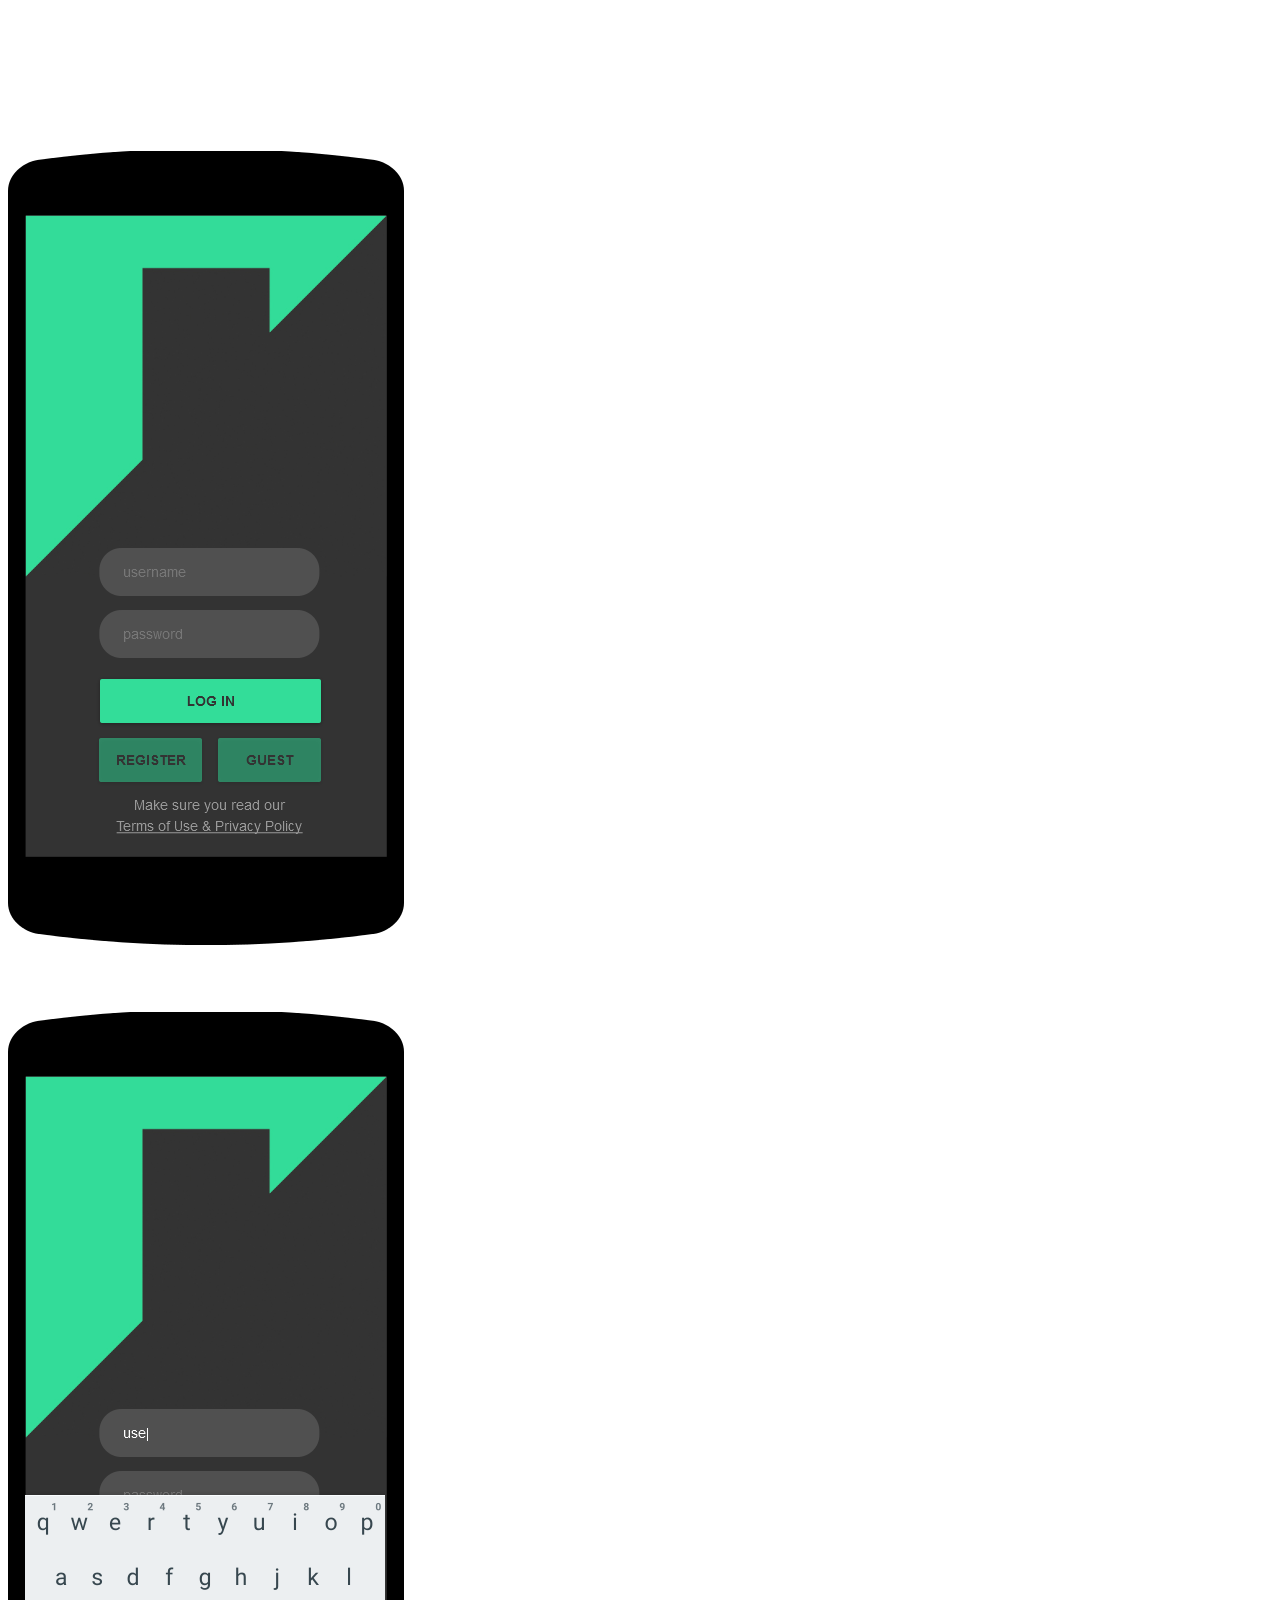
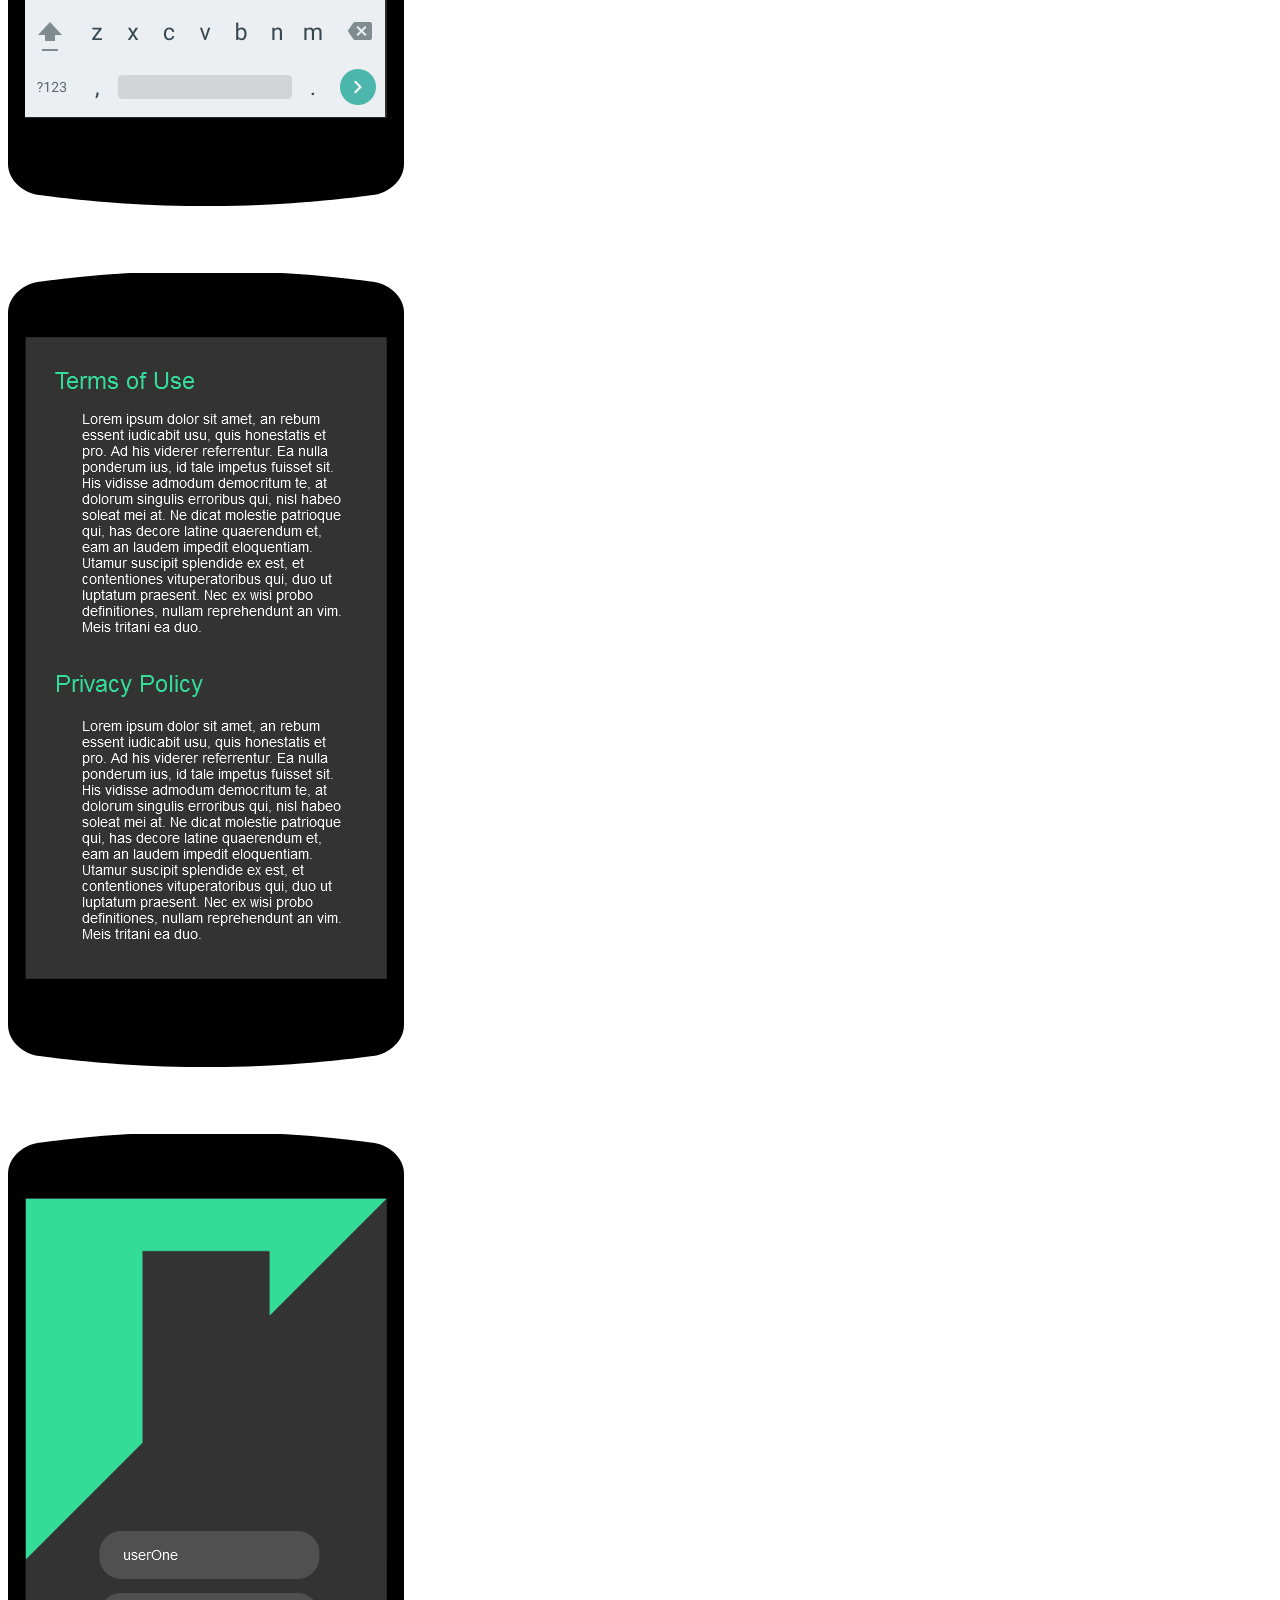
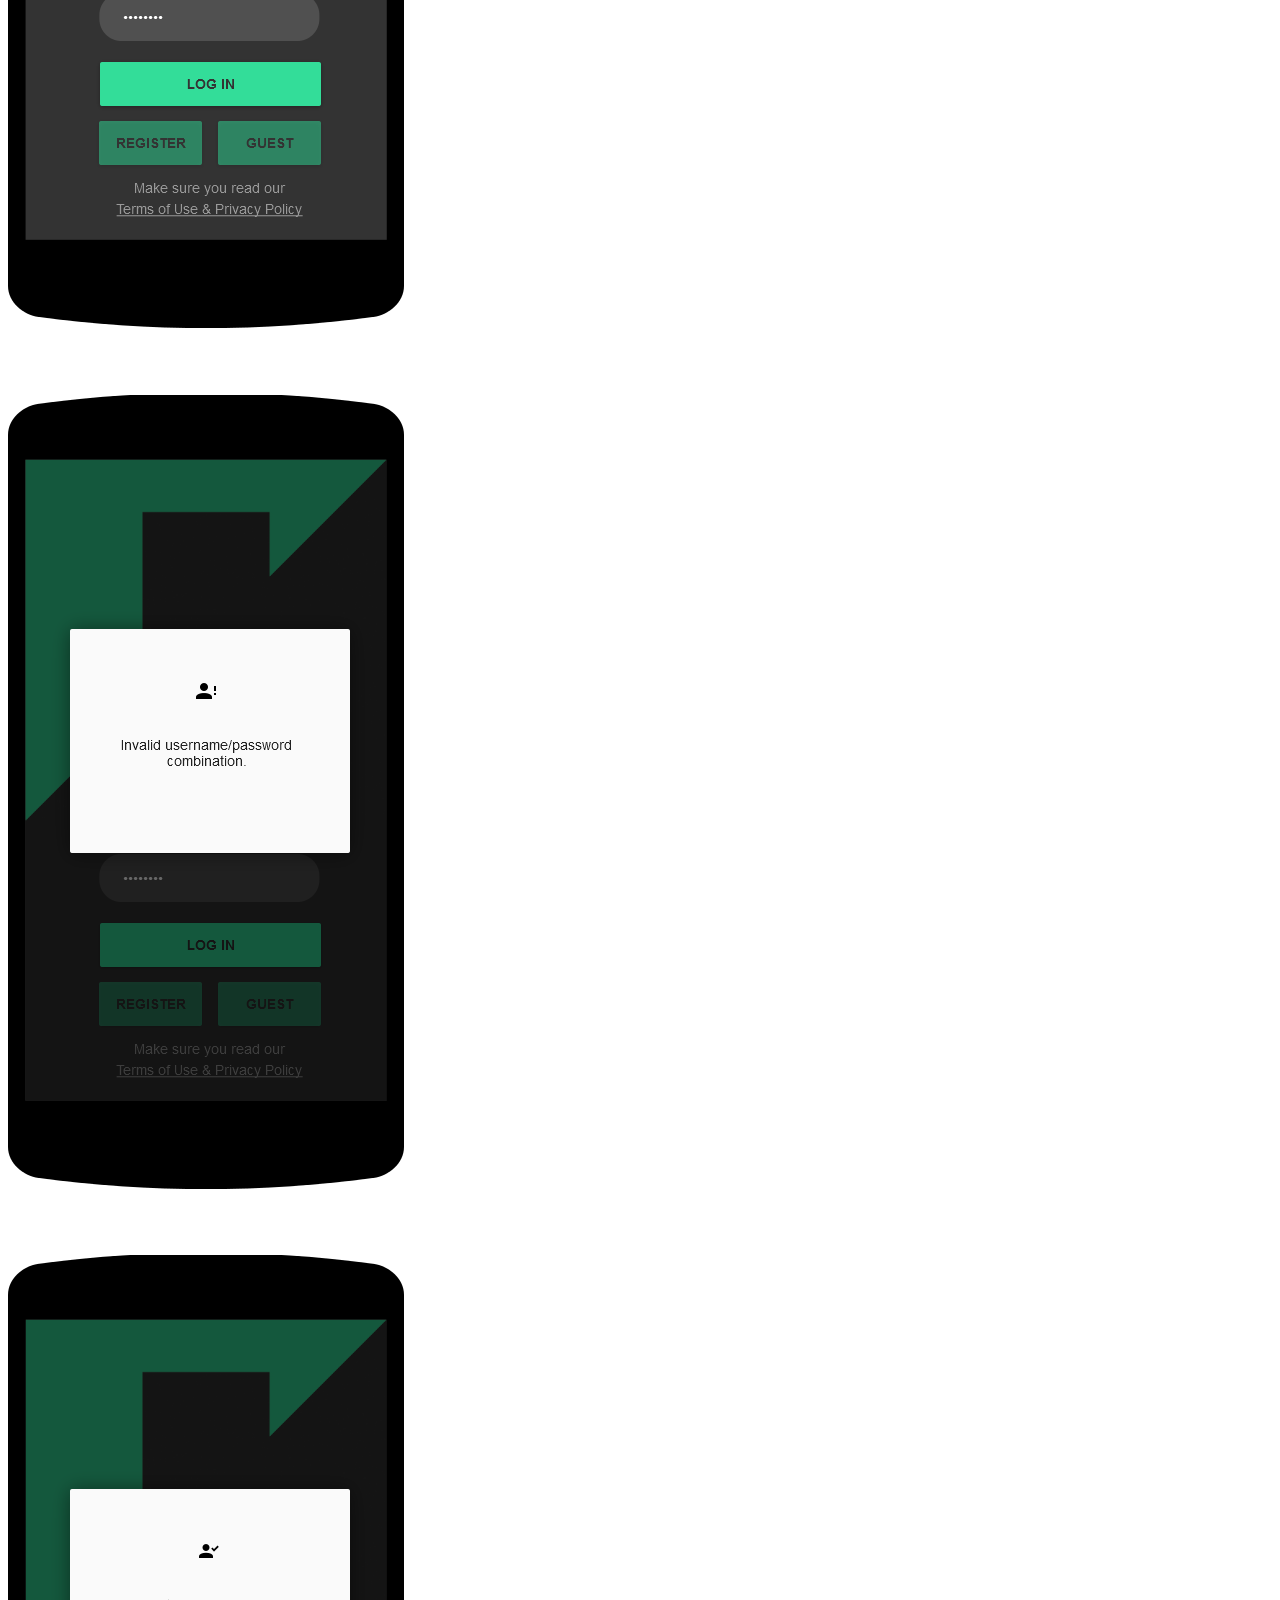
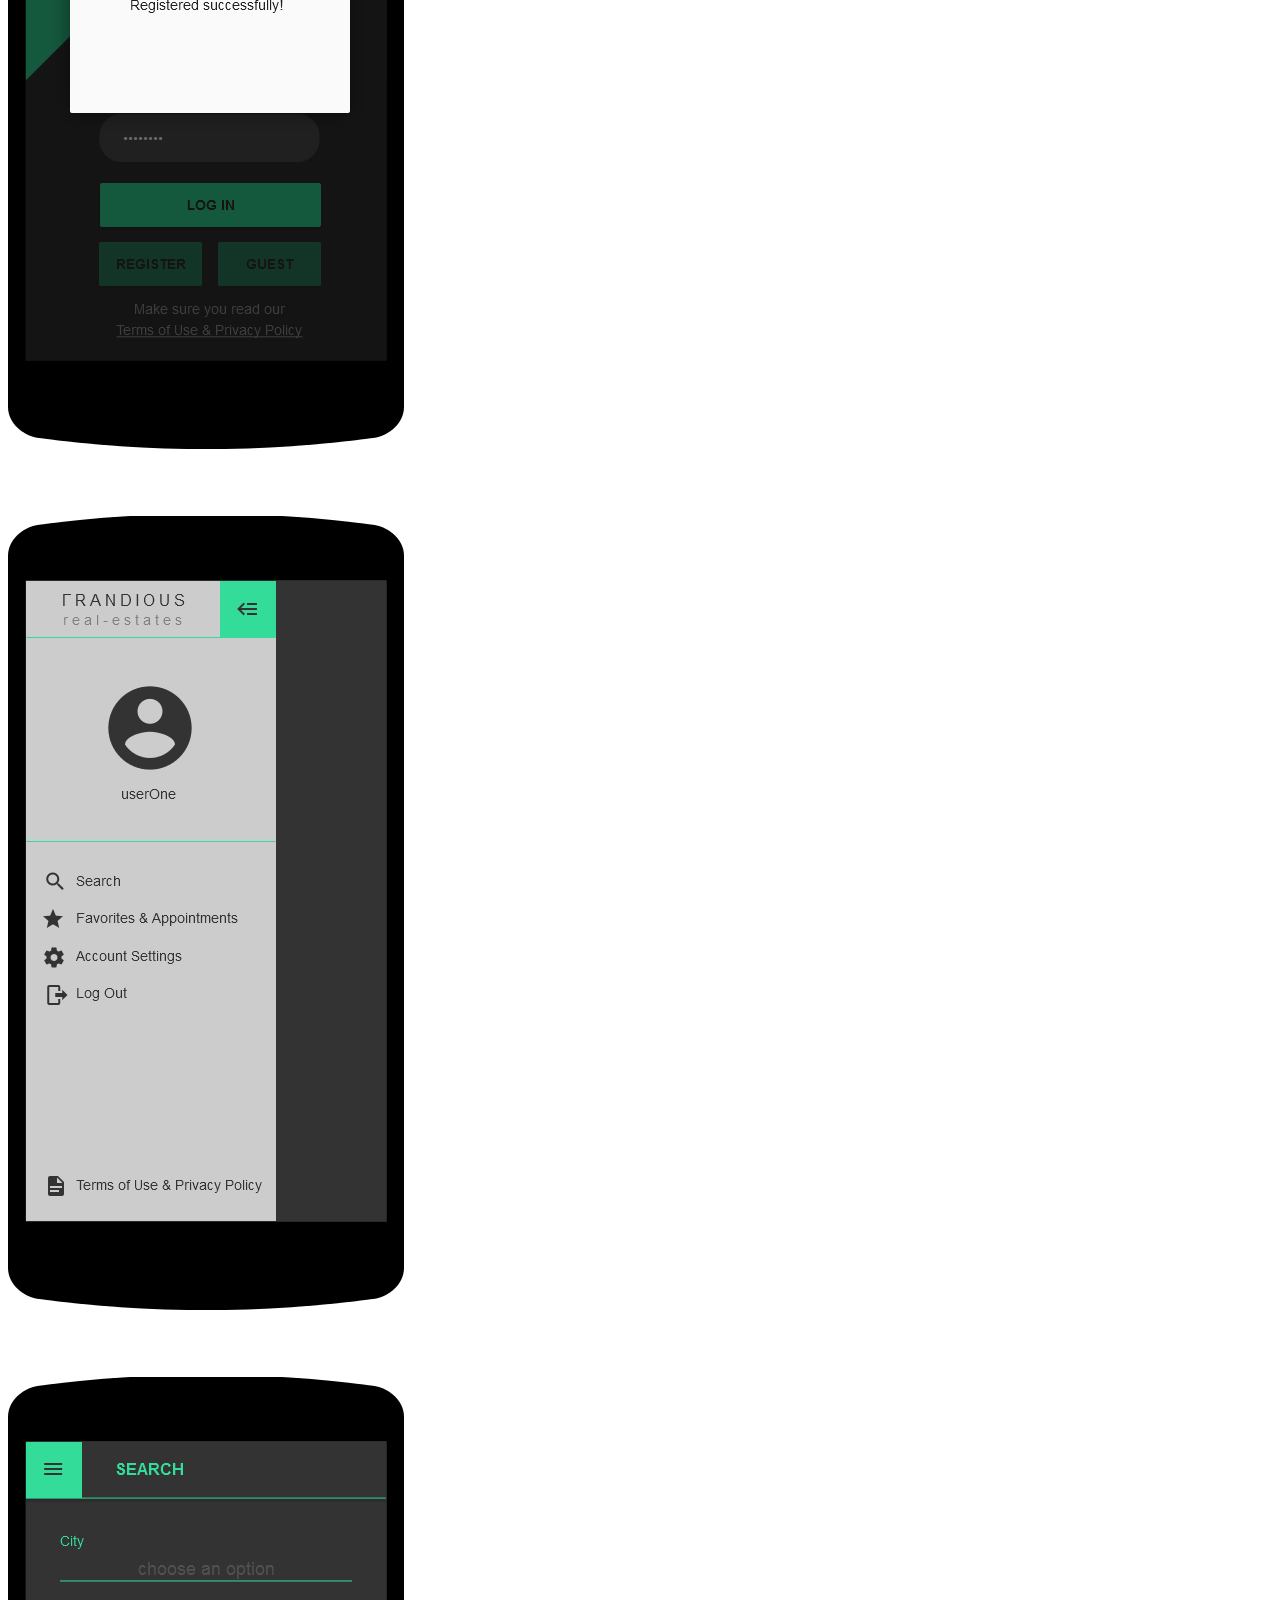
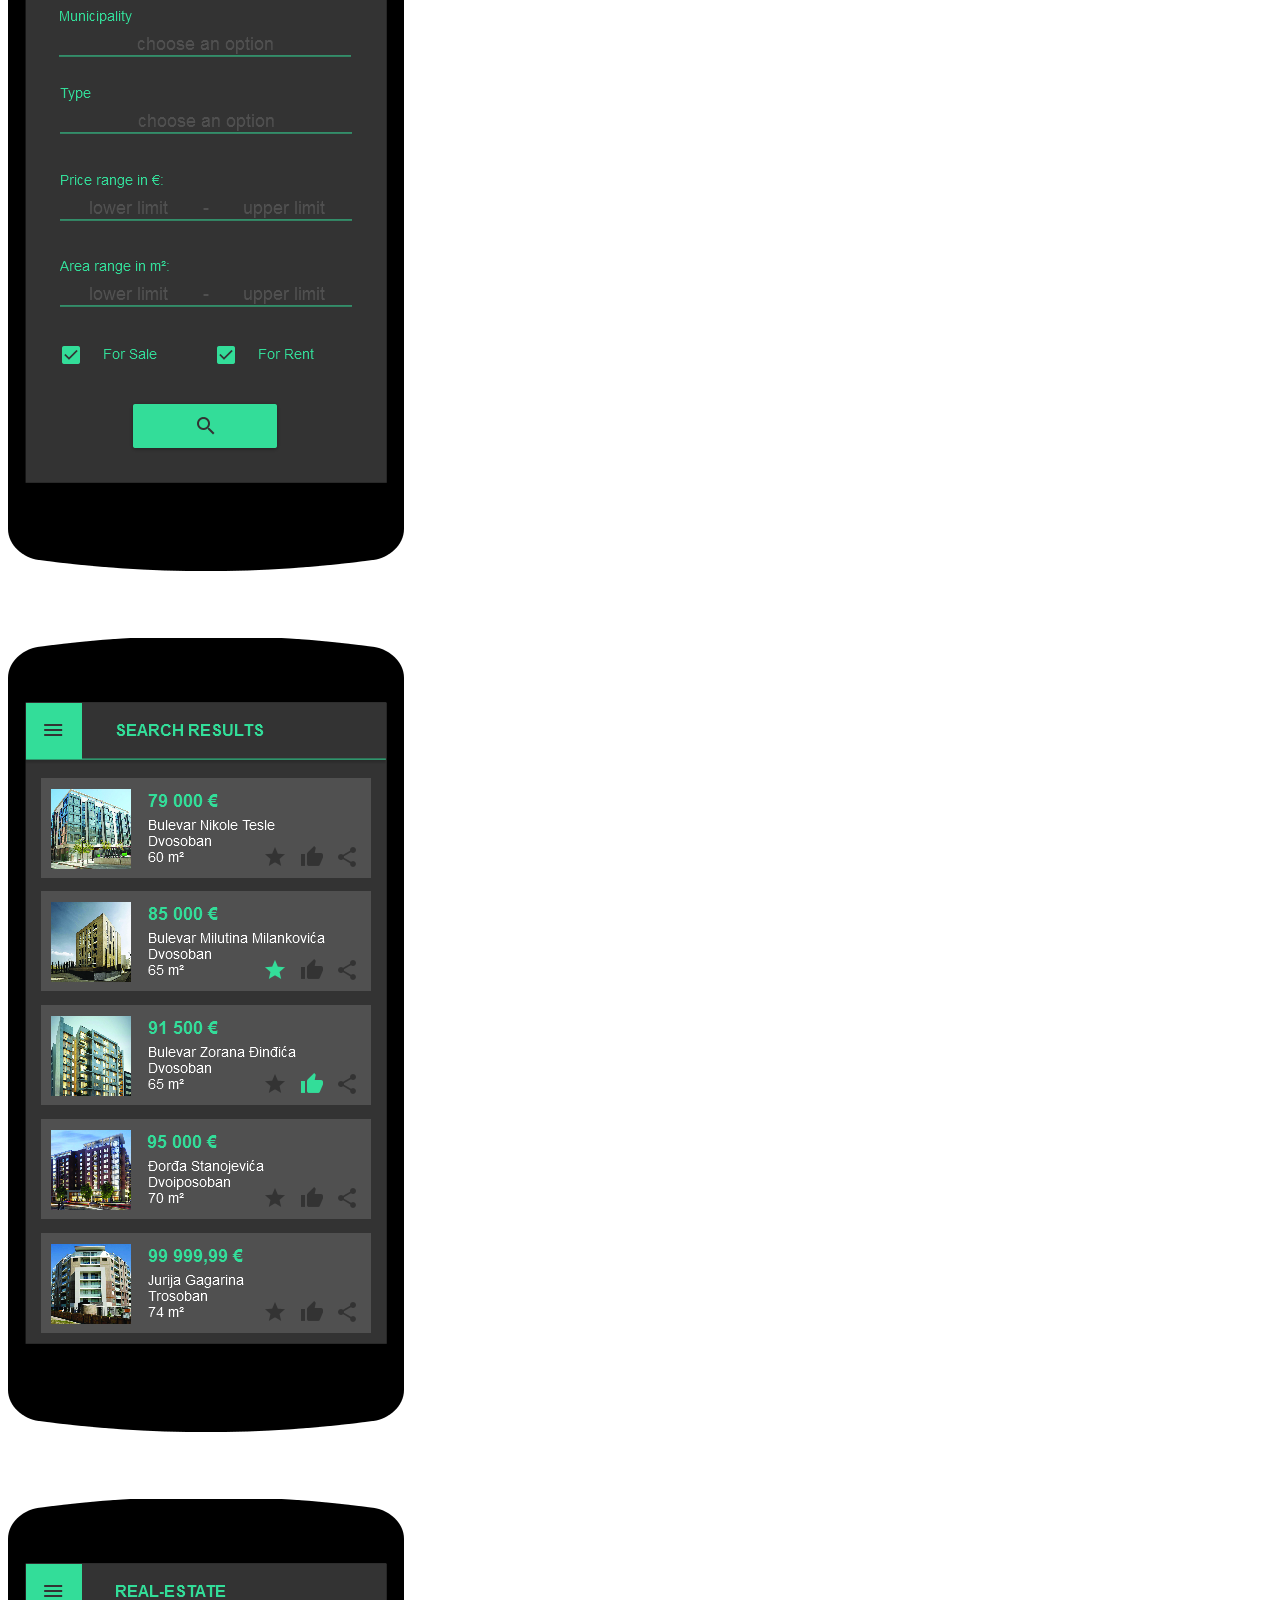
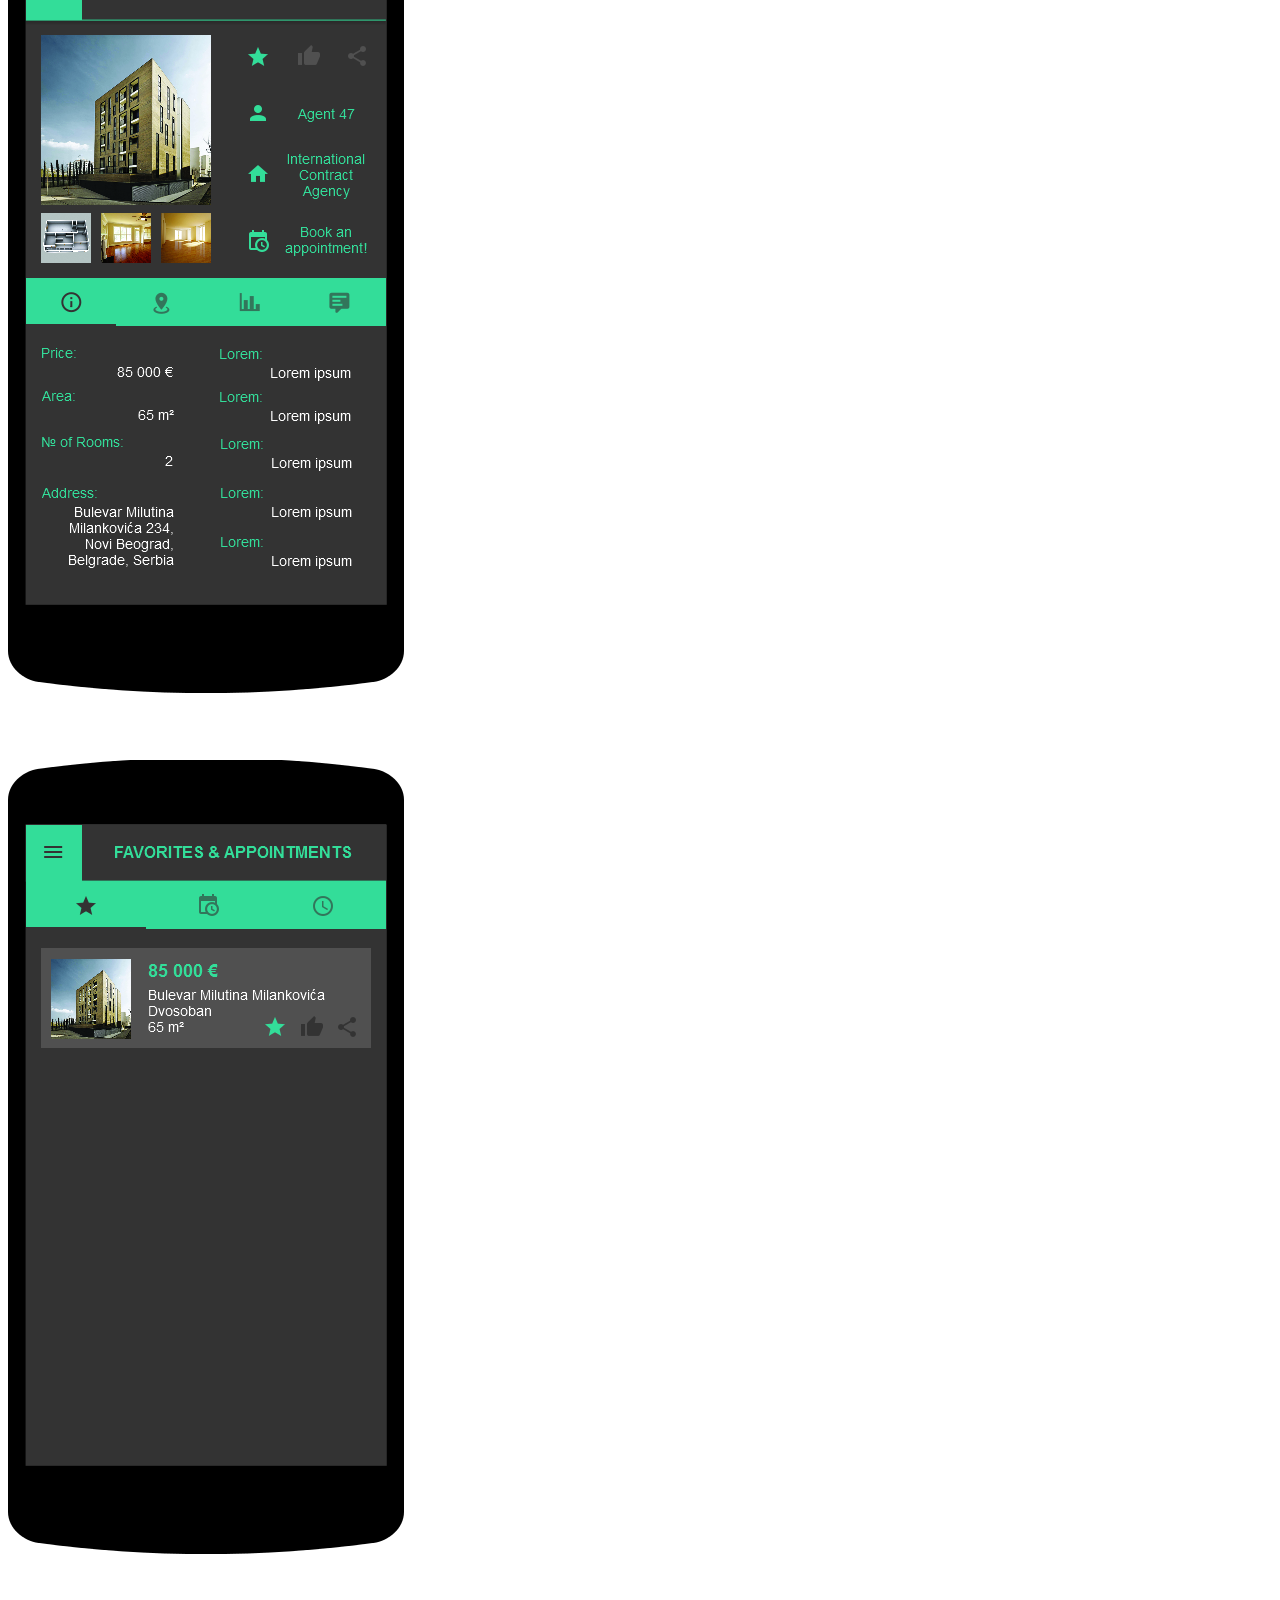
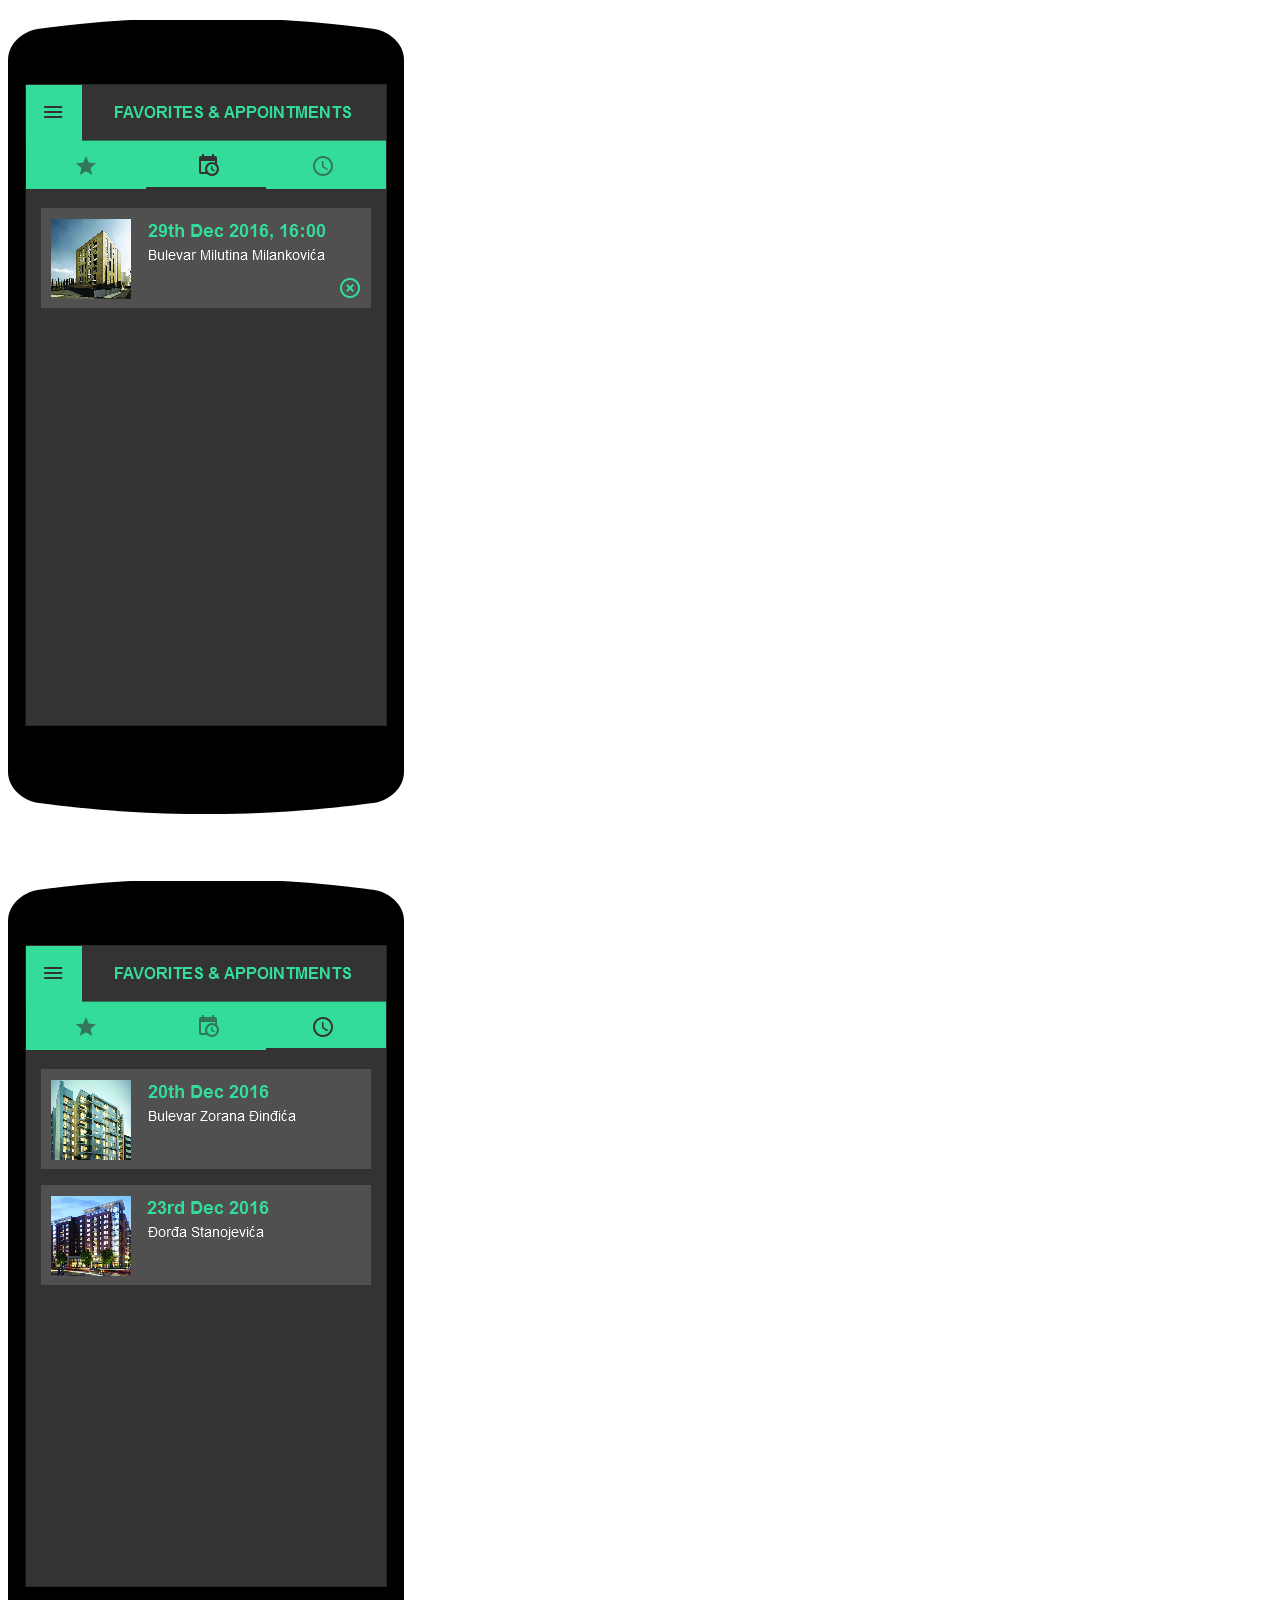
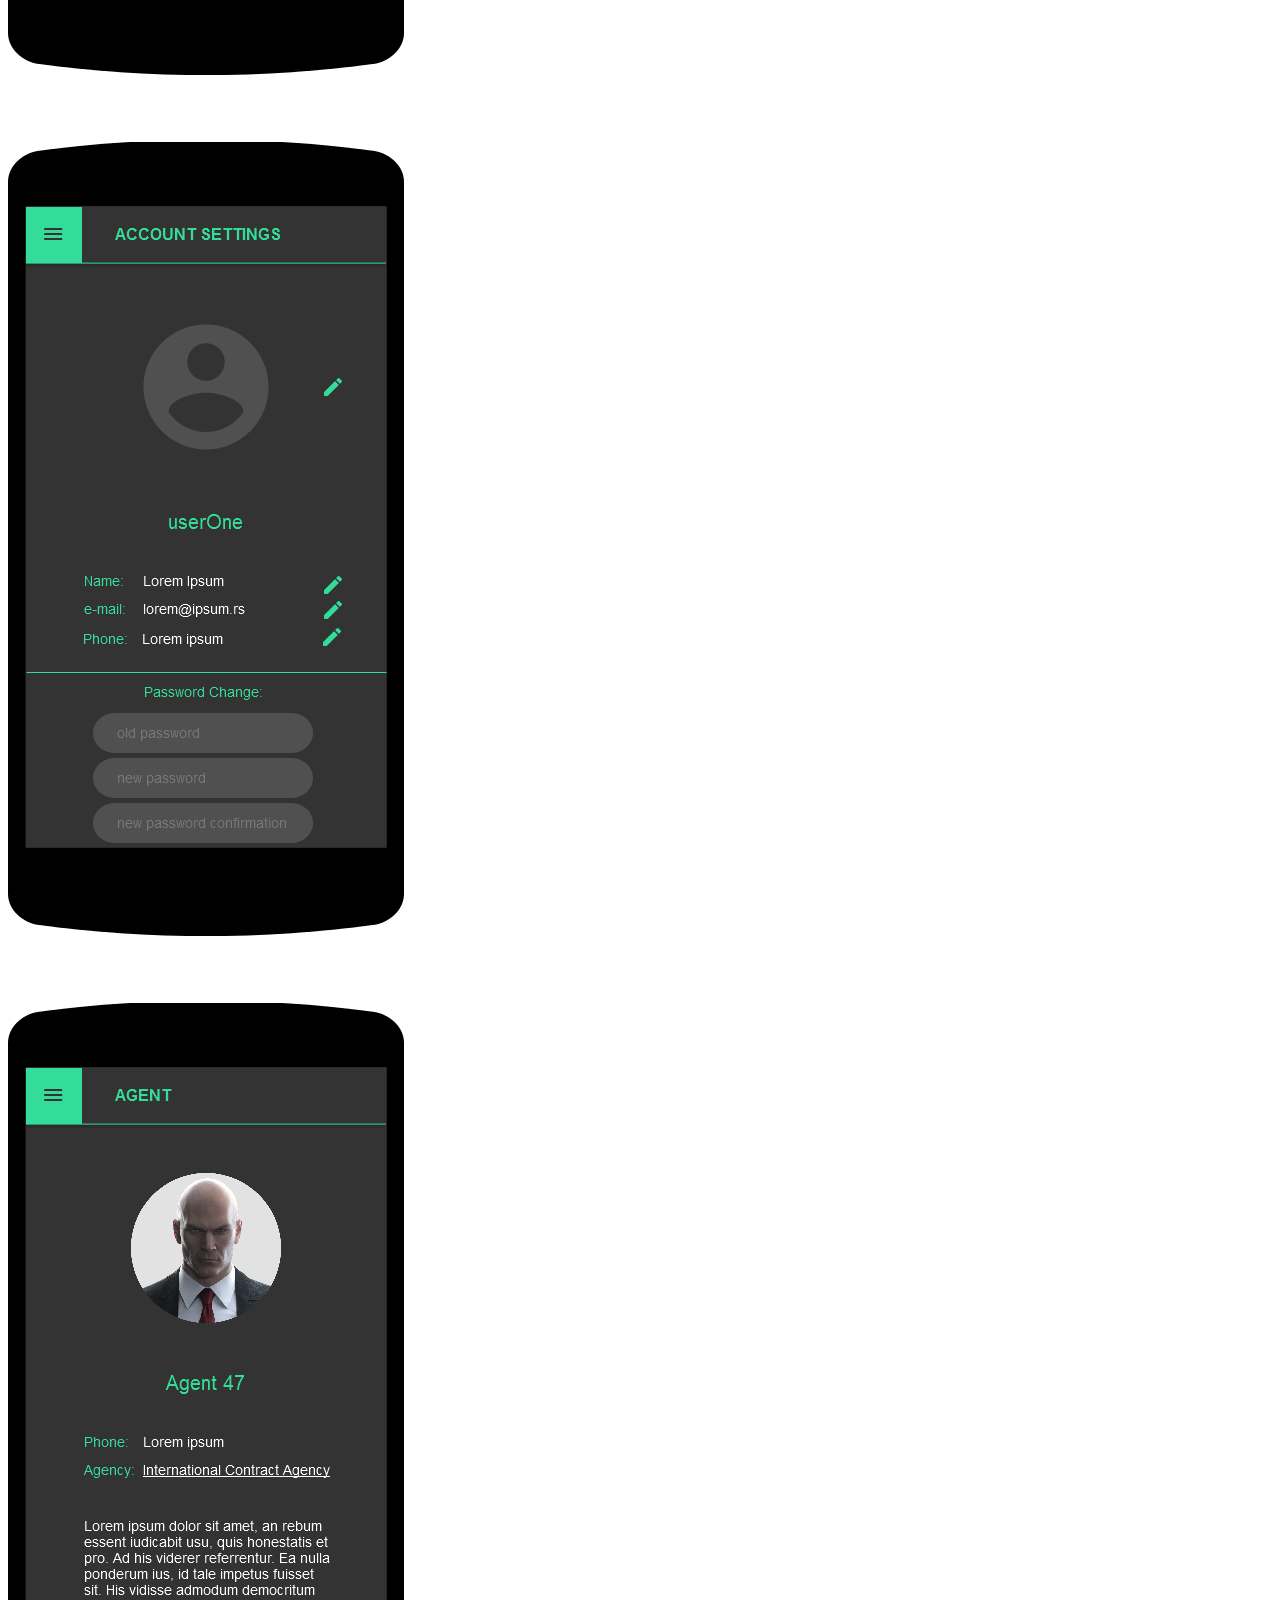
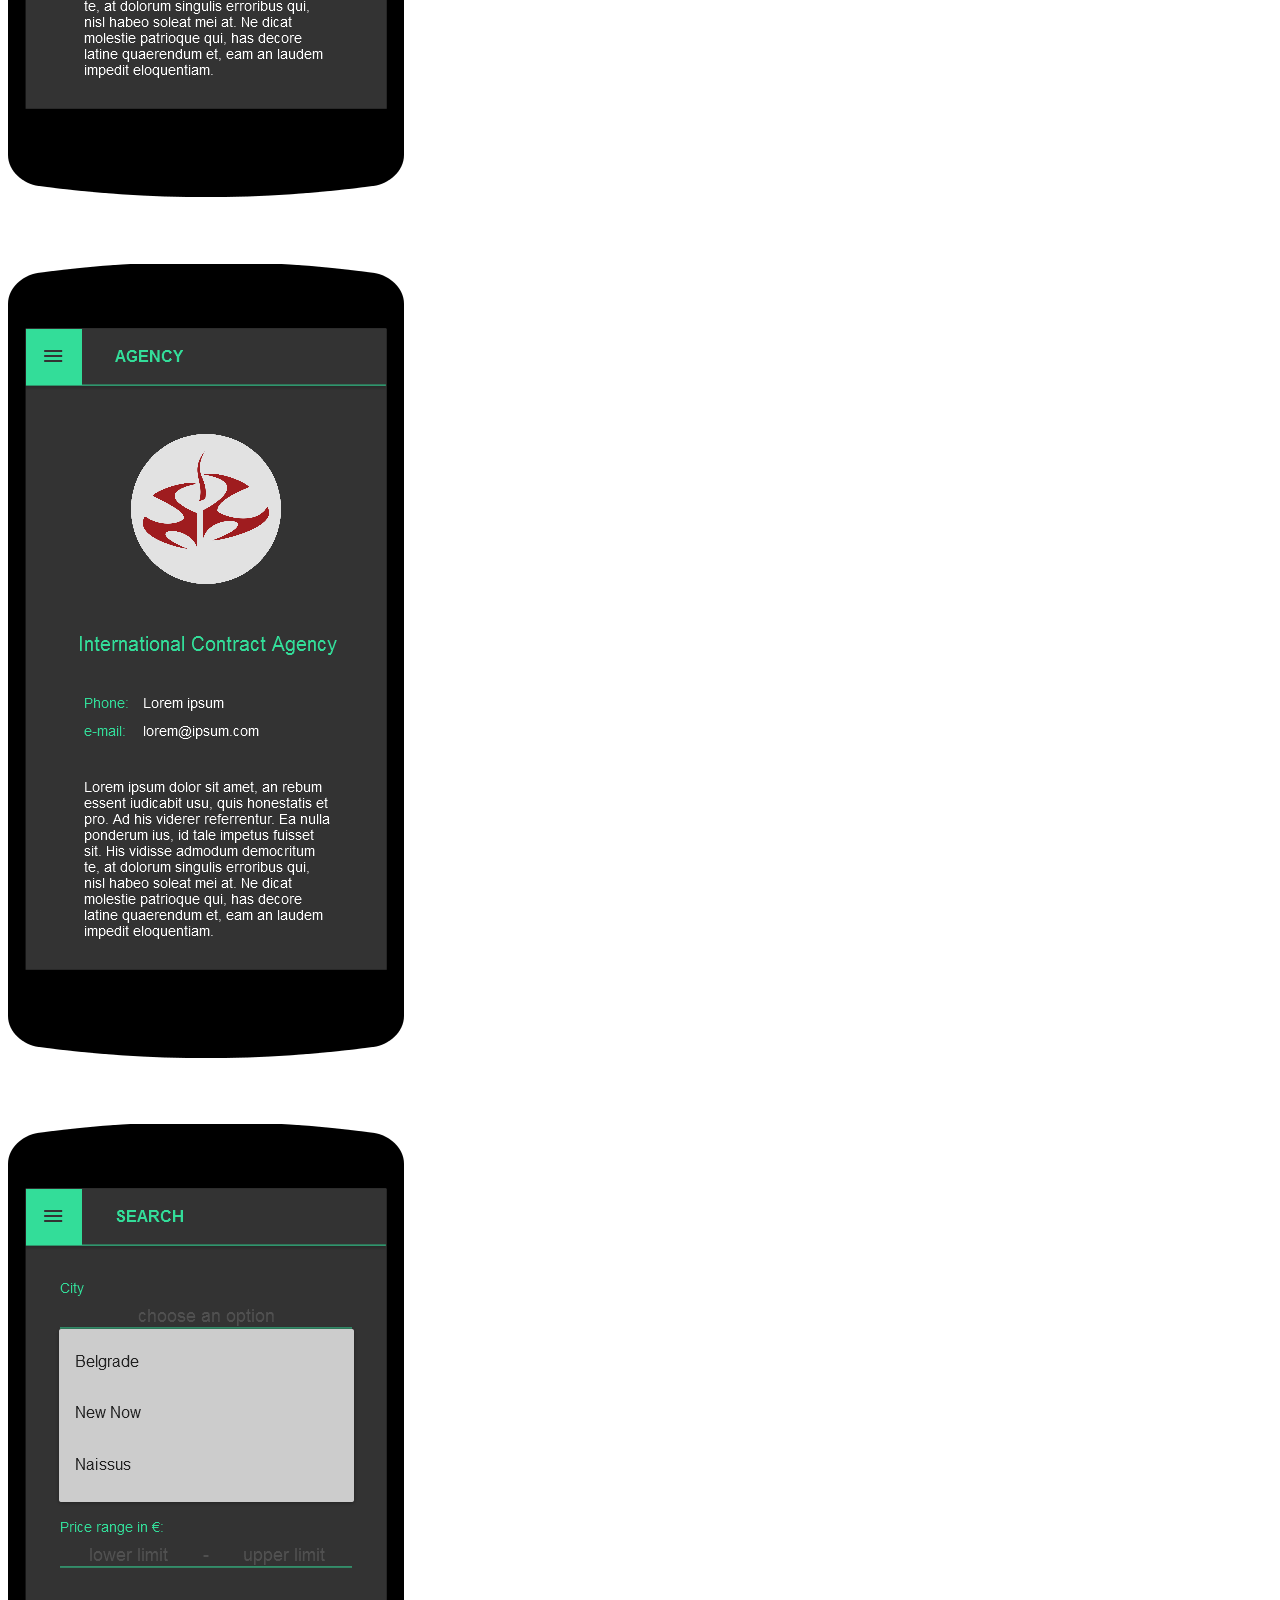
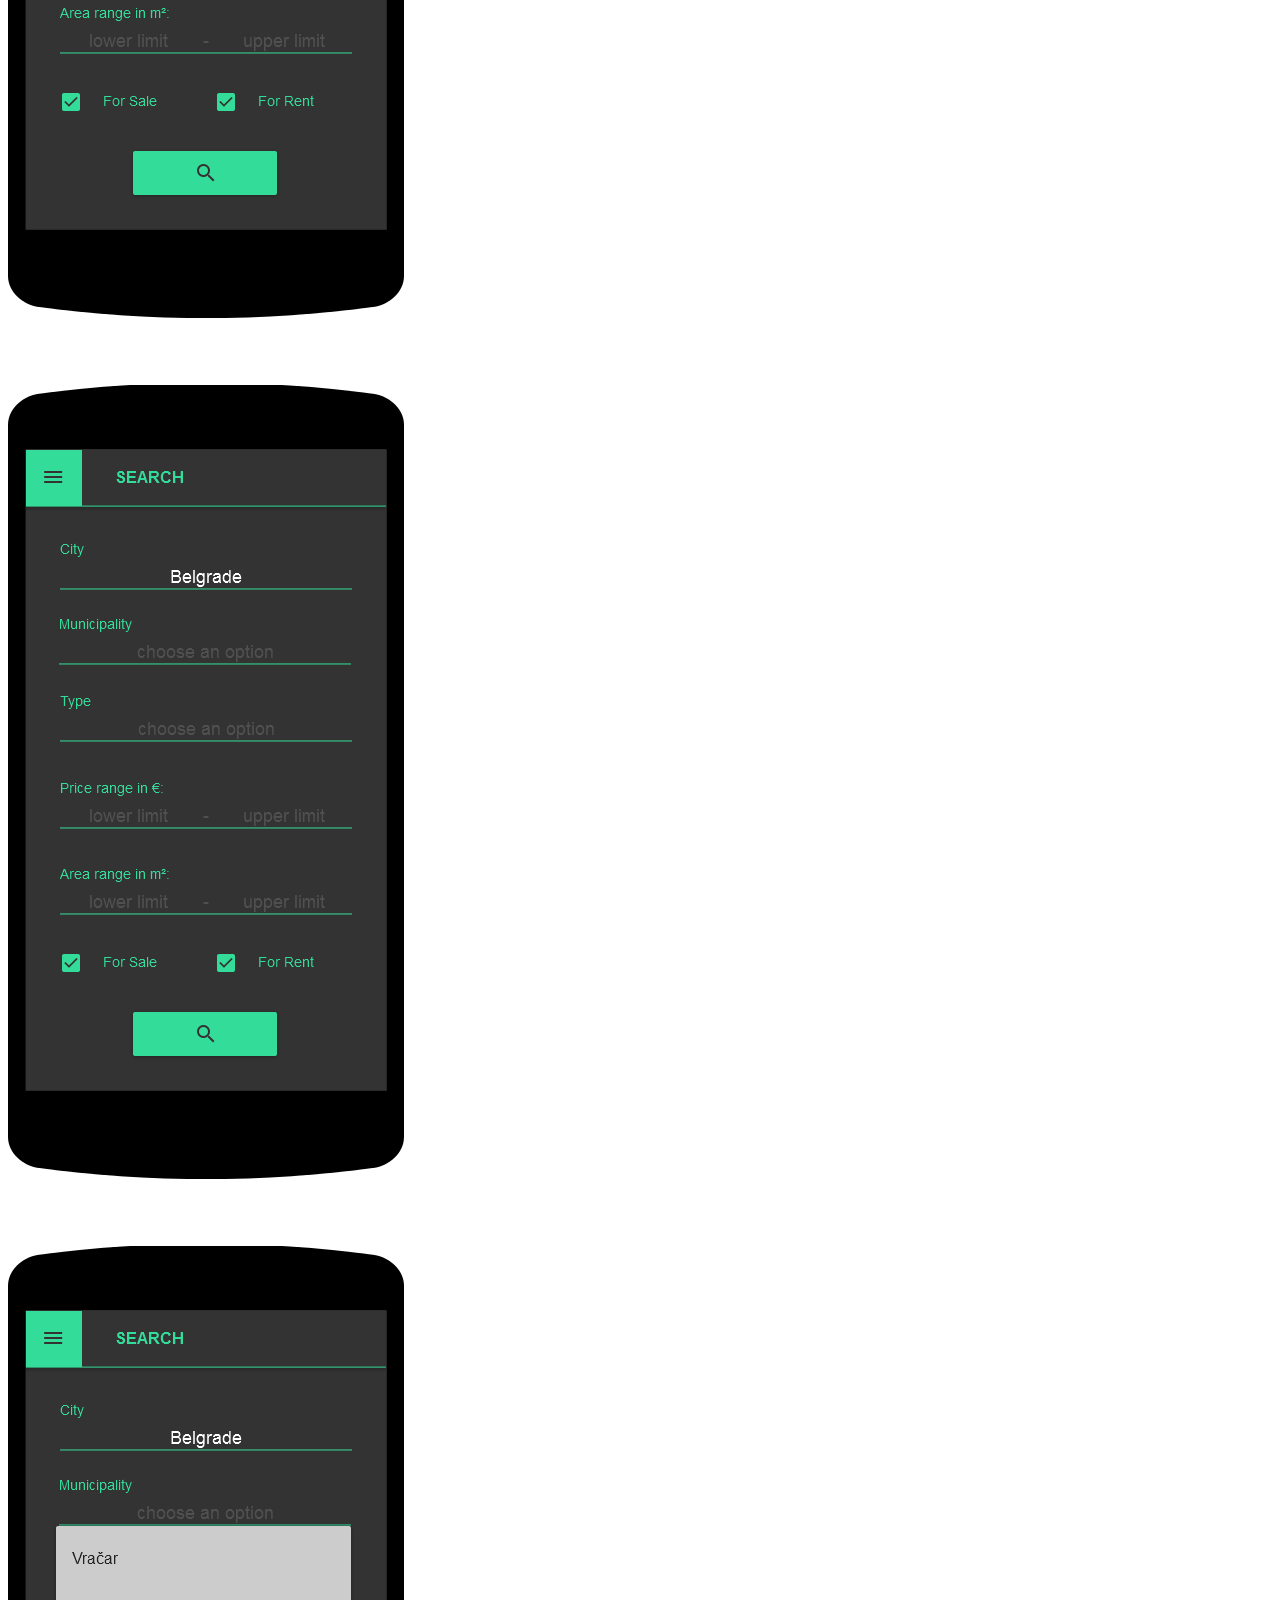
<file: prototypes/BuyerMobileSite/index.html>
<html xmlns="http://www.w3.org/1999/xhtml"><head><meta http-equiv="Content-Type" content="text/html; charset=UTF-8" /><title>BuyerMobilePrototype.ep</title><link rel="stylesheet" href="Resources/SampleStyle.css" /></head><body><h1 id="documentTitle">BuyerMobilePrototype.ep</h1><p id="documentMetadata">Exported at: Mon Dec 26 2016 01:09:20 GMT+0100 (Central Europe Standard Time)</p><div class="Page" id="loginorregisterscreen_page"><h2>LoginOrRegisterScreen</h2><div class="ImageContainer"><img width="396" height="794.171875" src="pages/loginorregisterscreen.png" usemap="#map_loginorregisterscreen" /></div><map name="map_loginorregisterscreen"><area shape="rect" coords="210,587,313,631" href="#search_page" title="Go to page 'Search'" /><area shape="rect" coords="69.61666870117188,663.25,332.8333435058594,686.75" href="#termsandprivacy_page" title="Go to page 'TermsAndPrivacy'" /><area shape="rect" coords="91.38333129882812,459,311.3999938964844,507" href="#loginorregisterscreenkeyboard_page" title="Go to page 'LoginOrRegisterScreenKeyboard'" /><area shape="rect" coords="91.38333129882812,397,311.3999938964844,445" href="#loginorregisterscreenkeyboard_page" title="Go to page 'LoginOrRegisterScreenKeyboard'" /></map></div><div class="Page" id="loginorregisterscreenkeyboard_page"><h2>LoginOrRegisterScreenKeyboard</h2><div class="ImageContainer"><img width="396" height="794" src="pages/loginorregisterscreenkeyboard.png" usemap="#map_loginorregisterscreenkeyboard" /></div><map name="map_loginorregisterscreenkeyboard"><area shape="rect" coords="17,478,377,705" href="#loginorregisterscreenwithtext_page" title="Go to page 'LoginOrRegisterScreenWithText'" /></map></div><div class="Page" id="termsandprivacy_page"><h2>TermsAndPrivacy</h2><div class="ImageContainer"><img width="396" height="794" src="pages/termsandprivacy.png" usemap="#map_termsandprivacy" /></div><map name="map_termsandprivacy"></map></div><div class="Page" id="loginorregisterscreenwithtext_page"><h2>LoginOrRegisterScreenWithText</h2><div class="ImageContainer"><img width="396" height="794" src="pages/loginorregisterscreenwithtext.png" usemap="#map_loginorregisterscreenwithtext" /></div><map name="map_loginorregisterscreenwithtext"><area shape="rect" coords="210,587,313,631" href="#search_page" title="Go to page 'Search'" /><area shape="rect" coords="69.61666870117188,663.25,332.8333435058594,686.75" href="#termsandprivacy_page" title="Go to page 'TermsAndPrivacy'" /><area shape="rect" coords="91,587,194,631" href="#registerapproved_page" title="Go to page 'RegisterApproved'" /><area shape="rect" coords="92,528,313,572" href="#loginerror_page" title="Go to page 'LoginError'" /><area shape="rect" coords="91.38333129882812,459,311.3999938964844,507" href="#loginorregisterscreenkeyboard_page" title="Go to page 'LoginOrRegisterScreenKeyboard'" /><area shape="rect" coords="91.38333129882812,397,311.3999938964844,445" href="#loginorregisterscreenkeyboard_page" title="Go to page 'LoginOrRegisterScreenKeyboard'" /></map></div><div class="Page" id="loginerror_page"><h2>LoginError</h2><div class="ImageContainer"><img width="396" height="794" src="pages/loginerror.png" usemap="#map_loginerror" /></div><map name="map_loginerror"><area shape="rect" coords="62,234,342,458" href="#loginorregisterscreenwithtext_page" title="Go to page 'LoginOrRegisterScreenWithText'" /><area shape="rect" coords="69.61666870117188,663.25,332.8333435058594,686.75" href="#termsandprivacy_page" title="Go to page 'TermsAndPrivacy'" /><area shape="rect" coords="91.38333129882812,459,311.3999938964844,507" href="#loginorregisterscreenkeyboard_page" title="Go to page 'LoginOrRegisterScreenKeyboard'" /><area shape="rect" coords="91.38333129882812,397,311.3999938964844,445" href="#loginorregisterscreenkeyboard_page" title="Go to page 'LoginOrRegisterScreenKeyboard'" /></map></div><div class="Page" id="registerapproved_page"><h2>RegisterApproved</h2><div class="ImageContainer"><img width="396" height="794" src="pages/registerapproved.png" usemap="#map_registerapproved" /></div><map name="map_registerapproved"><area shape="rect" coords="62,234,342,458" href="#search_page" title="Go to page 'Search'" /><area shape="rect" coords="69.61666870117188,663.25,332.8333435058594,686.75" href="#termsandprivacy_page" title="Go to page 'TermsAndPrivacy'" /><area shape="rect" coords="91.38333129882812,459,311.3999938964844,507" href="#loginorregisterscreenkeyboard_page" title="Go to page 'LoginOrRegisterScreenKeyboard'" /><area shape="rect" coords="91.38333129882812,397,311.3999938964844,445" href="#loginorregisterscreenkeyboard_page" title="Go to page 'LoginOrRegisterScreenKeyboard'" /></map></div><div class="Page" id="mainmenu_page"><h2>MainMenu</h2><div class="ImageContainer"><img width="396" height="794" src="pages/mainmenu.png" usemap="#map_mainmenu" /></div><map name="map_mainmenu"><area shape="rect" coords="67.75,661.25,255,682.25" href="#termsandprivacy_page" title="Go to page 'TermsAndPrivacy'" /><area shape="rect" coords="36,658,60,682" href="#termsandprivacy_page" title="Go to page 'TermsAndPrivacy'" /><area shape="rect" coords="33,391,57,415" href="#favoritesandappointmentsfavorites_page" title="Go to page 'FavoritesAndAppointments-Favorites'" /><area shape="rect" coords="37.25,467,61.25,491" href="#loginorregisterscreen_page" title="Go to page 'LoginOrRegisterScreen'" /><area shape="rect" coords="34,429.5,58,453.5" href="#accountsettings_page" title="Go to page 'AccountSettings'" /><area shape="rect" coords="35.25,353.5,59.25,377.5" href="#search_page" title="Go to page 'Search'" /><area shape="rect" coords="67.75,469.25,163.75,490.25" href="#loginorregisterscreen_page" title="Go to page 'LoginOrRegisterScreen'" /><area shape="rect" coords="67.75,432.25,245,453.25" href="#accountsettings_page" title="Go to page 'AccountSettings'" /><area shape="rect" coords="67.75,394.25,246.25,415.25" href="#favoritesandappointmentsfavorites_page" title="Go to page 'FavoritesAndAppointments-Favorites'" /><area shape="rect" coords="67.75,357.25,163.75,378.25" href="#search_page" title="Go to page 'Search'" /></map></div><div class="Page" id="search_page"><h2>Search</h2><div class="ImageContainer"><img width="396" height="794" src="pages/search.png" usemap="#map_search" /></div><map name="map_search"><area shape="rect" coords="186,637,210,661" href="#searchresults_page" title="Go to page 'SearchResults'" /><area shape="rect" coords="125,627,269,671" href="#searchresults_page" title="Go to page 'SearchResults'" /><area shape="rect" coords="48,156,348,208" href="#search1_page" title="Go to page 'Search1'" /><area shape="rect" coords="33.18333435058594,80,57.19999694824219,104" href="#mainmenu_page" title="Go to page 'MainMenu'" /><area shape="rect" coords="18,65,74,121" href="#mainmenu_page" title="Go to page 'MainMenu'" /></map></div><div class="Page" id="searchresults_page"><h2>SearchResults</h2><div class="ImageContainer"><img width="396" height="794" src="pages/searchresults.png" usemap="#map_searchresults" /></div><map name="map_searchresults"><area shape="rect" coords="43,264,123,344" href="#realestate_page" title="Go to page 'RealEstate'" /><area shape="rect" coords="140,324,206,340" href="#realestate_page" title="Go to page 'RealEstate'" /><area shape="rect" coords="140,308,210,324" href="#realestate_page" title="Go to page 'RealEstate'" /><area shape="rect" coords="140,292,348,308" href="#realestate_page" title="Go to page 'RealEstate'" /><area shape="rect" coords="140,264,236,287" href="#realestate_page" title="Go to page 'RealEstate'" /><area shape="rect" coords="33,253,363,353" href="#realestate_page" title="Go to page 'RealEstate'" /><area shape="rect" coords="33.18333435058594,80,57.19999694824219,104" href="#mainmenu_page" title="Go to page 'MainMenu'" /><area shape="rect" coords="18,65,74,121" href="#mainmenu_page" title="Go to page 'MainMenu'" /></map></div><div class="Page" id="realestate_page"><h2>RealEstate</h2><div class="ImageContainer"><img width="396" height="794" src="pages/realestate.png" usemap="#map_realestate" /></div><map name="map_realestate"><area shape="rect" coords="319.3833312988281,391.7833251953125,343.3999938964844,415.79998779296875" href="#realestate4_page" title="Go to page 'RealEstate4'" /><area shape="rect" coords="229.75,391.0333251953125,253.76666259765625,415.04998779296875" href="#realestate3_page" title="Go to page 'RealEstate3'" /><area shape="rect" coords="141.38333129882812,391.7833251953125,165.39999389648438,415.79998779296875" href="#realestate2_page" title="Go to page 'RealEstate2'" /><area shape="rect" coords="271,252,365,305.81666564941406" href="#agency_page" title="Go to page 'Agency'" /><area shape="rect" coords="271,207,365,224" href="#agent_page" title="Go to page 'Agent'" /><area shape="rect" coords="238,263,262,287" href="#agency_page" title="Go to page 'Agency'" /><area shape="rect" coords="238,202,262,226" href="#agent_page" title="Go to page 'Agent'" /><area shape="rect" coords="153,314,203.01666259765625,364.01666259765625" href="#realestategallery4_page" title="Go to page 'RealEstateGallery4'" /><area shape="rect" coords="93,314,143.01666259765625,364.01666259765625" href="#realestategallery3_page" title="Go to page 'RealEstateGallery3'" /><area shape="rect" coords="33,314,83.01666259765625,364.01666259765625" href="#realestategallery2_page" title="Go to page 'RealEstateGallery2'" /><area shape="rect" coords="33,136,203.01666259765625,306.01666259765625" href="#realestategallery1_page" title="Go to page 'RealEstateGallery1'" /><area shape="rect" coords="33.18333435058594,80,57.19999694824219,104" href="#mainmenu_page" title="Go to page 'MainMenu'" /><area shape="rect" coords="18,65,74,121" href="#mainmenu_page" title="Go to page 'MainMenu'" /></map></div><div class="Page" id="favoritesandappointmentsfavorites_page"><h2>FavoritesAndAppointments-Favorites</h2><div class="ImageContainer"><img width="396" height="794" src="pages/favoritesandappointmentsfavorites.png" usemap="#map_favoritesandappointmentsfavorites" /></div><map name="map_favoritesandappointmentsfavorites"><area shape="rect" coords="43,199,123,279" href="#realestate_page" title="Go to page 'RealEstate'" /><area shape="rect" coords="140,259,206,275" href="#realestate_page" title="Go to page 'RealEstate'" /><area shape="rect" coords="140,243,210,259" href="#realestate_page" title="Go to page 'RealEstate'" /><area shape="rect" coords="140,227,348,243" href="#realestate_page" title="Go to page 'RealEstate'" /><area shape="rect" coords="140,199,236,222" href="#realestate_page" title="Go to page 'RealEstate'" /><area shape="rect" coords="33,188,363,288" href="#realestate_page" title="Go to page 'RealEstate'" /><area shape="rect" coords="303,134,327,158" href="#favoritesandappointmentspastappointments_page" title="Go to page 'FavoritesAndAppointments-PastAppointments'" /><area shape="rect" coords="188,133,212,157" href="#favoritesandappointmentsfutureappointments_page" title="Go to page 'FavoritesAndAppointments-FutureAppointments'" /><area shape="rect" coords="33.18333435058594,80,57.19999694824219,104" href="#mainmenu_page" title="Go to page 'MainMenu'" /><area shape="rect" coords="18,65,74,121" href="#mainmenu_page" title="Go to page 'MainMenu'" /></map></div><div class="Page" id="favoritesandappointmentsfutureappointments_page"><h2>FavoritesAndAppointments-FutureAppointments</h2><div class="ImageContainer"><img width="396" height="794" src="pages/favoritesandappointmentsfutureappointments.png" usemap="#map_favoritesandappointmentsfutureappointments" /></div><map name="map_favoritesandappointmentsfutureappointments"><area shape="rect" coords="43,199,123,279" href="#realestate_page" title="Go to page 'RealEstate'" /><area shape="rect" coords="140,227,348,243" href="#realestate_page" title="Go to page 'RealEstate'" /><area shape="rect" coords="140,199,327,222" href="#realestate_page" title="Go to page 'RealEstate'" /><area shape="rect" coords="33,188,363,288" href="#realestate_page" title="Go to page 'RealEstate'" /><area shape="rect" coords="303,134,327,158" href="#favoritesandappointmentspastappointments_page" title="Go to page 'FavoritesAndAppointments-PastAppointments'" /><area shape="rect" coords="66,134,90,158" href="#favoritesandappointmentsfavorites_page" title="Go to page 'FavoritesAndAppointments-Favorites'" /><area shape="rect" coords="33.18333435058594,80,57.19999694824219,104" href="#mainmenu_page" title="Go to page 'MainMenu'" /><area shape="rect" coords="18,65,74,121" href="#mainmenu_page" title="Go to page 'MainMenu'" /></map></div><div class="Page" id="favoritesandappointmentspastappointments_page"><h2>FavoritesAndAppointments-PastAppointments</h2><div class="ImageContainer"><img width="396" height="794" src="pages/favoritesandappointmentspastappointments.png" usemap="#map_favoritesandappointmentspastappointments" /></div><map name="map_favoritesandappointmentspastappointments"><area shape="rect" coords="188,133,212,157" href="#favoritesandappointmentsfutureappointments_page" title="Go to page 'FavoritesAndAppointments-FutureAppointments'" /><area shape="rect" coords="66,134,90,158" href="#favoritesandappointmentsfavorites_page" title="Go to page 'FavoritesAndAppointments-Favorites'" /><area shape="rect" coords="33.18333435058594,80,57.19999694824219,104" href="#mainmenu_page" title="Go to page 'MainMenu'" /><area shape="rect" coords="18,65,74,121" href="#mainmenu_page" title="Go to page 'MainMenu'" /></map></div><div class="Page" id="accountsettings_page"><h2>AccountSettings</h2><div class="ImageContainer"><img width="396" height="794" src="pages/accountsettings.png" usemap="#map_accountsettings" /></div><map name="map_accountsettings"><area shape="rect" coords="33.18333435058594,80,57.19999694824219,104" href="#mainmenu_page" title="Go to page 'MainMenu'" /><area shape="rect" coords="18,65,74,121" href="#mainmenu_page" title="Go to page 'MainMenu'" /></map></div><div class="Page" id="agent_page"><h2>Agent</h2><div class="ImageContainer"><img width="396" height="794" src="pages/agent.png" usemap="#map_agent" /></div><map name="map_agent"><area shape="rect" coords="135,459,340,478" href="#agency_page" title="Go to page 'Agency'" /><area shape="rect" coords="33.18333435058594,80,57.19999694824219,104" href="#mainmenu_page" title="Go to page 'MainMenu'" /><area shape="rect" coords="18,65,74,121" href="#mainmenu_page" title="Go to page 'MainMenu'" /></map></div><div class="Page" id="agency_page"><h2>Agency</h2><div class="ImageContainer"><img width="396" height="794" src="pages/agency.png" usemap="#map_agency" /></div><map name="map_agency"><area shape="rect" coords="33.18333435058594,80,57.19999694824219,104" href="#mainmenu_page" title="Go to page 'MainMenu'" /><area shape="rect" coords="18,65,74,121" href="#mainmenu_page" title="Go to page 'MainMenu'" /></map></div><div class="Page" id="search1_page"><h2>Search1</h2><div class="ImageContainer"><img width="396" height="794" src="pages/search1.png" usemap="#map_search1" /></div><map name="map_search1"><area shape="rect" coords="51,205,346,378" href="#search2_page" title="Go to page 'Search2'" /><area shape="rect" coords="186,637,210,661" href="#searchresults_page" title="Go to page 'SearchResults'" /><area shape="rect" coords="125,627,269,671" href="#searchresults_page" title="Go to page 'SearchResults'" /><area shape="rect" coords="33.18333435058594,80,57.19999694824219,104" href="#mainmenu_page" title="Go to page 'MainMenu'" /><area shape="rect" coords="18,65,74,121" href="#mainmenu_page" title="Go to page 'MainMenu'" /></map></div><div class="Page" id="search2_page"><h2>Search2</h2><div class="ImageContainer"><img width="396" height="794" src="pages/search2.png" usemap="#map_search2" /></div><map name="map_search2"><area shape="rect" coords="186,637,210,661" href="#searchresults_page" title="Go to page 'SearchResults'" /><area shape="rect" coords="125,627,269,671" href="#searchresults_page" title="Go to page 'SearchResults'" /><area shape="rect" coords="47,231,347,283" href="#search3_page" title="Go to page 'Search3'" /><area shape="rect" coords="33.18333435058594,80,57.19999694824219,104" href="#mainmenu_page" title="Go to page 'MainMenu'" /><area shape="rect" coords="18,65,74,121" href="#mainmenu_page" title="Go to page 'MainMenu'" /></map></div><div class="Page" id="search3_page"><h2>Search3</h2><div class="ImageContainer"><img width="396" height="794" src="pages/search3.png" usemap="#map_search3" /></div><map name="map_search3"><area shape="rect" coords="48,280,343,453" href="#search4_page" title="Go to page 'Search4'" /><area shape="rect" coords="186,637,210,661" href="#searchresults_page" title="Go to page 'SearchResults'" /><area shape="rect" coords="125,627,269,671" href="#searchresults_page" title="Go to page 'SearchResults'" /><area shape="rect" coords="33.18333435058594,80,57.19999694824219,104" href="#mainmenu_page" title="Go to page 'MainMenu'" /><area shape="rect" coords="18,65,74,121" href="#mainmenu_page" title="Go to page 'MainMenu'" /></map></div><div class="Page" id="search4_page"><h2>Search4</h2><div class="ImageContainer"><img width="396" height="794" src="pages/search4.png" usemap="#map_search4" /></div><map name="map_search4"><area shape="rect" coords="186,637,210,661" href="#searchresults_page" title="Go to page 'SearchResults'" /><area shape="rect" coords="125,627,269,671" href="#searchresults_page" title="Go to page 'SearchResults'" /><area shape="rect" coords="48,308,348,360" href="#search5_page" title="Go to page 'Search5'" /><area shape="rect" coords="33.18333435058594,80,57.19999694824219,104" href="#mainmenu_page" title="Go to page 'MainMenu'" /><area shape="rect" coords="18,65,74,121" href="#mainmenu_page" title="Go to page 'MainMenu'" /></map></div><div class="Page" id="search5_page"><h2>Search5</h2><div class="ImageContainer"><img width="396" height="794" src="pages/search5.png" usemap="#map_search5" /></div><map name="map_search5"><area shape="rect" coords="50,357,346,578" href="#search6_page" title="Go to page 'Search6'" /><area shape="rect" coords="186,637,210,661" href="#searchresults_page" title="Go to page 'SearchResults'" /><area shape="rect" coords="125,627,269,671" href="#searchresults_page" title="Go to page 'SearchResults'" /><area shape="rect" coords="33.18333435058594,80,57.19999694824219,104" href="#mainmenu_page" title="Go to page 'MainMenu'" /><area shape="rect" coords="18,65,74,121" href="#mainmenu_page" title="Go to page 'MainMenu'" /></map></div><div class="Page" id="search6_page"><h2>Search6</h2><div class="ImageContainer"><img width="396" height="794" src="pages/search6.png" usemap="#map_search6" /></div><map name="map_search6"><area shape="rect" coords="186,637,210,661" href="#searchresults_page" title="Go to page 'SearchResults'" /><area shape="rect" coords="125,627,269,671" href="#searchresults_page" title="Go to page 'SearchResults'" /><area shape="rect" coords="207,419,344,446" href="#search7_page" title="Go to page 'Search7'" /><area shape="rect" coords="33.18333435058594,80,57.19999694824219,104" href="#mainmenu_page" title="Go to page 'MainMenu'" /><area shape="rect" coords="18,65,74,121" href="#mainmenu_page" title="Go to page 'MainMenu'" /></map></div><div class="Page" id="search7_page"><h2>Search7</h2><div class="ImageContainer"><img width="396" height="794" src="pages/search7.png" usemap="#map_search7" /></div><map name="map_search7"><area shape="rect" coords="18,481,378,708" href="#search8_page" title="Go to page 'Search8'" /><area shape="rect" coords="186,637,210,661" href="#searchresults_page" title="Go to page 'SearchResults'" /><area shape="rect" coords="125,627,269,671" href="#searchresults_page" title="Go to page 'SearchResults'" /><area shape="rect" coords="33.18333435058594,80,57.19999694824219,104" href="#mainmenu_page" title="Go to page 'MainMenu'" /><area shape="rect" coords="18,65,74,121" href="#mainmenu_page" title="Go to page 'MainMenu'" /></map></div><div class="Page" id="search8_page"><h2>Search8</h2><div class="ImageContainer"><img width="396" height="794" src="pages/search8.png" usemap="#map_search8" /></div><map name="map_search8"><area shape="rect" coords="186,637,210,661" href="#searchresults_page" title="Go to page 'SearchResults'" /><area shape="rect" coords="125,627,269,671" href="#searchresults_page" title="Go to page 'SearchResults'" /><area shape="rect" coords="33.18333435058594,80,57.19999694824219,104" href="#mainmenu_page" title="Go to page 'MainMenu'" /><area shape="rect" coords="18,65,74,121" href="#mainmenu_page" title="Go to page 'MainMenu'" /></map></div><div class="Page" id="realestate2_page"><h2>RealEstate2</h2><div class="ImageContainer"><img width="396" height="794" src="pages/realestate2.png" usemap="#map_realestate2" /></div><map name="map_realestate2"><area shape="rect" coords="51.31666564941406,391.1499938964844,75.33332824707031,415.1666717529297" href="#realestate_page" title="Go to page 'RealEstate'" /><area shape="rect" coords="319.3833312988281,391.7833251953125,343.3999938964844,415.79998779296875" href="#realestate4_page" title="Go to page 'RealEstate4'" /><area shape="rect" coords="229.75,391.0333251953125,253.76666259765625,415.04998779296875" href="#realestate3_page" title="Go to page 'RealEstate3'" /><area shape="rect" coords="271,252,365,305.81666564941406" href="#agency_page" title="Go to page 'Agency'" /><area shape="rect" coords="271,207,365,224" href="#agent_page" title="Go to page 'Agent'" /><area shape="rect" coords="238,263,262,287" href="#agency_page" title="Go to page 'Agency'" /><area shape="rect" coords="238,202,262,226" href="#agent_page" title="Go to page 'Agent'" /><area shape="rect" coords="153,314,203.01666259765625,364.01666259765625" href="#realestategallery4_page" title="Go to page 'RealEstateGallery4'" /><area shape="rect" coords="93,314,143.01666259765625,364.01666259765625" href="#realestategallery3_page" title="Go to page 'RealEstateGallery3'" /><area shape="rect" coords="33,314,83.01666259765625,364.01666259765625" href="#realestategallery2_page" title="Go to page 'RealEstateGallery2'" /><area shape="rect" coords="33,136,203.01666259765625,306.01666259765625" href="#realestategallery1_page" title="Go to page 'RealEstateGallery1'" /><area shape="rect" coords="33.18333435058594,80,57.19999694824219,104" href="#mainmenu_page" title="Go to page 'MainMenu'" /><area shape="rect" coords="18,65,74,121" href="#mainmenu_page" title="Go to page 'MainMenu'" /></map></div><div class="Page" id="realestate3_page"><h2>RealEstate3</h2><div class="ImageContainer"><img width="396" height="794" src="pages/realestate3.png" usemap="#map_realestate3" /></div><map name="map_realestate3"><area shape="rect" coords="51.31666564941406,391.1499938964844,75.33332824707031,415.1666717529297" href="#realestate_page" title="Go to page 'RealEstate'" /><area shape="rect" coords="319.3833312988281,391.7833251953125,343.3999938964844,415.79998779296875" href="#realestate4_page" title="Go to page 'RealEstate4'" /><area shape="rect" coords="141.38333129882812,391.7833251953125,165.39999389648438,415.79998779296875" href="#realestate2_page" title="Go to page 'RealEstate2'" /><area shape="rect" coords="271,252,365,305.81666564941406" href="#agency_page" title="Go to page 'Agency'" /><area shape="rect" coords="271,207,365,224" href="#agent_page" title="Go to page 'Agent'" /><area shape="rect" coords="238,263,262,287" href="#agency_page" title="Go to page 'Agency'" /><area shape="rect" coords="238,202,262,226" href="#agent_page" title="Go to page 'Agent'" /><area shape="rect" coords="153,314,203.01666259765625,364.01666259765625" href="#realestategallery4_page" title="Go to page 'RealEstateGallery4'" /><area shape="rect" coords="93,314,143.01666259765625,364.01666259765625" href="#realestategallery3_page" title="Go to page 'RealEstateGallery3'" /><area shape="rect" coords="33,314,83.01666259765625,364.01666259765625" href="#realestategallery2_page" title="Go to page 'RealEstateGallery2'" /><area shape="rect" coords="33,136,203.01666259765625,306.01666259765625" href="#realestategallery1_page" title="Go to page 'RealEstateGallery1'" /><area shape="rect" coords="33.18333435058594,80,57.19999694824219,104" href="#mainmenu_page" title="Go to page 'MainMenu'" /><area shape="rect" coords="18,65,74,121" href="#mainmenu_page" title="Go to page 'MainMenu'" /></map></div><div class="Page" id="realestate4_page"><h2>RealEstate4</h2><div class="ImageContainer"><img width="396" height="794" src="pages/realestate4.png" usemap="#map_realestate4" /></div><map name="map_realestate4"><area shape="rect" coords="51.31666564941406,391.1499938964844,75.33332824707031,415.1666717529297" href="#realestate_page" title="Go to page 'RealEstate'" /><area shape="rect" coords="229.75,391.0333251953125,253.76666259765625,415.04998779296875" href="#realestate3_page" title="Go to page 'RealEstate3'" /><area shape="rect" coords="141.38333129882812,391.7833251953125,165.39999389648438,415.79998779296875" href="#realestate2_page" title="Go to page 'RealEstate2'" /><area shape="rect" coords="271,252,365,305.81666564941406" href="#agency_page" title="Go to page 'Agency'" /><area shape="rect" coords="271,207,365,224" href="#agent_page" title="Go to page 'Agent'" /><area shape="rect" coords="238,263,262,287" href="#agency_page" title="Go to page 'Agency'" /><area shape="rect" coords="238,202,262,226" href="#agent_page" title="Go to page 'Agent'" /><area shape="rect" coords="153,314,203.01666259765625,364.01666259765625" href="#realestategallery4_page" title="Go to page 'RealEstateGallery4'" /><area shape="rect" coords="93,314,143.01666259765625,364.01666259765625" href="#realestategallery3_page" title="Go to page 'RealEstateGallery3'" /><area shape="rect" coords="33,314,83.01666259765625,364.01666259765625" href="#realestategallery2_page" title="Go to page 'RealEstateGallery2'" /><area shape="rect" coords="33,136,203.01666259765625,306.01666259765625" href="#realestategallery1_page" title="Go to page 'RealEstateGallery1'" /><area shape="rect" coords="33.18333435058594,80,57.19999694824219,104" href="#mainmenu_page" title="Go to page 'MainMenu'" /><area shape="rect" coords="18,65,74,121" href="#mainmenu_page" title="Go to page 'MainMenu'" /></map></div><div class="Page" id="realestategallery1_page"><h2>RealEstateGallery1</h2><div class="ImageContainer"><img width="396" height="794" src="pages/realestategallery1.png" usemap="#map_realestategallery1" /></div><map name="map_realestategallery1"><area shape="rect" coords="353,214,377,238" href="#realestate_page" title="Go to page 'RealEstate'" /><area shape="rect" coords="353,385,377,409" href="#realestategallery2_page" title="Go to page 'RealEstateGallery2'" /><area shape="rect" coords="18,385,42,409" href="#realestategallery4_page" title="Go to page 'RealEstateGallery4'" /><area shape="rect" coords="33.18333435058594,80,57.19999694824219,104" href="#mainmenu_page" title="Go to page 'MainMenu'" /><area shape="rect" coords="18,65,74,121" href="#mainmenu_page" title="Go to page 'MainMenu'" /></map></div><div class="Page" id="realestategallery2_page"><h2>RealEstateGallery2</h2><div class="ImageContainer"><img width="396" height="794" src="pages/realestategallery2.png" usemap="#map_realestategallery2" /></div><map name="map_realestategallery2"><area shape="rect" coords="353,214,377,238" href="#realestate_page" title="Go to page 'RealEstate'" /><area shape="rect" coords="353,385,377,409" href="#realestategallery3_page" title="Go to page 'RealEstateGallery3'" /><area shape="rect" coords="18,385,42,409" href="#realestategallery1_page" title="Go to page 'RealEstateGallery1'" /><area shape="rect" coords="33.18333435058594,80,57.19999694824219,104" href="#mainmenu_page" title="Go to page 'MainMenu'" /><area shape="rect" coords="18,65,74,121" href="#mainmenu_page" title="Go to page 'MainMenu'" /></map></div><div class="Page" id="realestategallery3_page"><h2>RealEstateGallery3</h2><div class="ImageContainer"><img width="396" height="794" src="pages/realestategallery3.png" usemap="#map_realestategallery3" /></div><map name="map_realestategallery3"><area shape="rect" coords="353,214,377,238" href="#realestate_page" title="Go to page 'RealEstate'" /><area shape="rect" coords="353,385,377,409" href="#realestategallery4_page" title="Go to page 'RealEstateGallery4'" /><area shape="rect" coords="18,385,42,409" href="#realestategallery2_page" title="Go to page 'RealEstateGallery2'" /><area shape="rect" coords="33.18333435058594,80,57.19999694824219,104" href="#mainmenu_page" title="Go to page 'MainMenu'" /><area shape="rect" coords="18,65,74,121" href="#mainmenu_page" title="Go to page 'MainMenu'" /></map></div><div class="Page" id="realestategallery4_page"><h2>RealEstateGallery4</h2><div class="ImageContainer"><img width="396" height="794" src="pages/realestategallery4.png" usemap="#map_realestategallery4" /></div><map name="map_realestategallery4"><area shape="rect" coords="353,214,377,238" href="#realestate_page" title="Go to page 'RealEstate'" /><area shape="rect" coords="353,385,377,409" href="#realestategallery1_page" title="Go to page 'RealEstateGallery1'" /><area shape="rect" coords="18,385,42,409" href="#realestategallery3_page" title="Go to page 'RealEstateGallery3'" /><area shape="rect" coords="33.18333435058594,80,57.19999694824219,104" href="#mainmenu_page" title="Go to page 'MainMenu'" /><area shape="rect" coords="18,65,74,121" href="#mainmenu_page" title="Go to page 'MainMenu'" /></map></div></body></html>
</file>
<file: stylesheets/stylesheet.css>
* {
  box-sizing: border-box; }

body {
  padding: 0;
  margin: 0;
  font-family: "Open Sans", "Helvetica Neue", Helvetica, Arial, sans-serif;
  font-size: 16px;
  line-height: 1.5;
  color: #606c71; }

a {
  color: #1e6bb8;
  text-decoration: none; }
  a:hover {
    text-decoration: underline; }

.btn {
  display: inline-block;
  margin-bottom: 1rem;
  color: rgba(255, 255, 255, 0.7);
  background-color: rgba(255, 255, 255, 0.08);
  border-color: rgba(255, 255, 255, 0.2);
  border-style: solid;
  border-width: 1px;
  border-radius: 0.3rem;
  transition: color 0.2s, background-color 0.2s, border-color 0.2s; }
  .btn + .btn {
    margin-left: 1rem; }

.btn:hover {
  color: rgba(255, 255, 255, 0.8);
  text-decoration: none;
  background-color: rgba(255, 255, 255, 0.2);
  border-color: rgba(255, 255, 255, 0.3); }

@media screen and (min-width: 64em) {
  .btn {
    padding: 0.75rem 1rem; } }

@media screen and (min-width: 42em) and (max-width: 64em) {
  .btn {
    padding: 0.6rem 0.9rem;
    font-size: 0.9rem; } }

@media screen and (max-width: 42em) {
  .btn {
    display: block;
    width: 100%;
    padding: 0.75rem;
    font-size: 0.9rem; }
    .btn + .btn {
      margin-top: 1rem;
      margin-left: 0; } }

.page-header {
  color: #fff;
  text-align: center;
  background-color: #159957;
  background-image: linear-gradient(120deg, #155799, #159957); }

@media screen and (min-width: 64em) {
  .page-header {
    padding: 5rem 6rem; } }

@media screen and (min-width: 42em) and (max-width: 64em) {
  .page-header {
    padding: 3rem 4rem; } }

@media screen and (max-width: 42em) {
  .page-header {
    padding: 2rem 1rem; } }

.project-name {
  margin-top: 0;
  margin-bottom: 0.1rem; }

@media screen and (min-width: 64em) {
  .project-name {
    font-size: 3.25rem; } }

@media screen and (min-width: 42em) and (max-width: 64em) {
  .project-name {
    font-size: 2.25rem; } }

@media screen and (max-width: 42em) {
  .project-name {
    font-size: 1.75rem; } }

.project-tagline {
  margin-bottom: 2rem;
  font-weight: normal;
  opacity: 0.7; }

@media screen and (min-width: 64em) {
  .project-tagline {
    font-size: 1.25rem; } }

@media screen and (min-width: 42em) and (max-width: 64em) {
  .project-tagline {
    font-size: 1.15rem; } }

@media screen and (max-width: 42em) {
  .project-tagline {
    font-size: 1rem; } }

.main-content :first-child {
  margin-top: 0; }
.main-content img {
  max-width: 100%; }
.main-content h1, .main-content h2, .main-content h3, .main-content h4, .main-content h5, .main-content h6 {
  margin-top: 2rem;
  margin-bottom: 1rem;
  font-weight: normal;
  color: #159957; }
.main-content p {
  margin-bottom: 1em; }
.main-content code {
  padding: 2px 4px;
  font-family: Consolas, "Liberation Mono", Menlo, Courier, monospace;
  font-size: 0.9rem;
  color: #383e41;
  background-color: #f3f6fa;
  border-radius: 0.3rem; }
.main-content pre {
  padding: 0.8rem;
  margin-top: 0;
  margin-bottom: 1rem;
  font: 1rem Consolas, "Liberation Mono", Menlo, Courier, monospace;
  color: #567482;
  word-wrap: normal;
  background-color: #f3f6fa;
  border: solid 1px #dce6f0;
  border-radius: 0.3rem; }
  .main-content pre > code {
    padding: 0;
    margin: 0;
    font-size: 0.9rem;
    color: #567482;
    word-break: normal;
    white-space: pre;
    background: transparent;
    border: 0; }
.main-content .highlight {
  margin-bottom: 1rem; }
  .main-content .highlight pre {
    margin-bottom: 0;
    word-break: normal; }
.main-content .highlight pre, .main-content pre {
  padding: 0.8rem;
  overflow: auto;
  font-size: 0.9rem;
  line-height: 1.45;
  border-radius: 0.3rem; }
.main-content pre code, .main-content pre tt {
  display: inline;
  max-width: initial;
  padding: 0;
  margin: 0;
  overflow: initial;
  line-height: inherit;
  word-wrap: normal;
  background-color: transparent;
  border: 0; }
  .main-content pre code:before, .main-content pre code:after, .main-content pre tt:before, .main-content pre tt:after {
    content: normal; }
.main-content ul, .main-content ol {
  margin-top: 0; }
.main-content blockquote {
  padding: 0 1rem;
  margin-left: 0;
  color: #819198;
  border-left: 0.3rem solid #dce6f0; }
  .main-content blockquote > :first-child {
    margin-top: 0; }
  .main-content blockquote > :last-child {
    margin-bottom: 0; }
.main-content table {
  display: block;
  width: 100%;
  overflow: auto;
  word-break: normal;
  word-break: keep-all; }
  .main-content table th {
    font-weight: bold; }
  .main-content table th, .main-content table td {
    padding: 0.5rem 1rem;
    border: 1px solid #e9ebec; }
.main-content dl {
  padding: 0; }
  .main-content dl dt {
    padding: 0;
    margin-top: 1rem;
    font-size: 1rem;
    font-weight: bold; }
  .main-content dl dd {
    padding: 0;
    margin-bottom: 1rem; }
.main-content hr {
  height: 2px;
  padding: 0;
  margin: 1rem 0;
  background-color: #eff0f1;
  border: 0; }

@media screen and (min-width: 64em) {
  .main-content {
    max-width: 64rem;
    padding: 2rem 6rem;
    margin: 0 auto;
    font-size: 1.1rem; } }

@media screen and (min-width: 42em) and (max-width: 64em) {
  .main-content {
    padding: 2rem 4rem;
    font-size: 1.1rem; } }

@media screen and (max-width: 42em) {
  .main-content {
    padding: 2rem 1rem;
    font-size: 1rem; } }

.site-footer {
  padding-top: 2rem;
  margin-top: 2rem;
  border-top: solid 1px #eff0f1; }

.site-footer-owner {
  display: block;
  font-weight: bold; }

.site-footer-credits {
  color: #819198; }

@media screen and (min-width: 64em) {
  .site-footer {
    font-size: 1rem; } }

@media screen and (min-width: 42em) and (max-width: 64em) {
  .site-footer {
    font-size: 1rem; } }

@media screen and (max-width: 42em) {
  .site-footer {
    font-size: 0.9rem; } }
</file>
<file: stylesheets/github-light.css>
/*
The MIT License (MIT)

Copyright (c) 2016 GitHub, Inc.

Permission is hereby granted, free of charge, to any person obtaining a copy
of this software and associated documentation files (the "Software"), to deal
in the Software without restriction, including without limitation the rights
to use, copy, modify, merge, publish, distribute, sublicense, and/or sell
copies of the Software, and to permit persons to whom the Software is
furnished to do so, subject to the following conditions:

The above copyright notice and this permission notice shall be included in all
copies or substantial portions of the Software.

THE SOFTWARE IS PROVIDED "AS IS", WITHOUT WARRANTY OF ANY KIND, EXPRESS OR
IMPLIED, INCLUDING BUT NOT LIMITED TO THE WARRANTIES OF MERCHANTABILITY,
FITNESS FOR A PARTICULAR PURPOSE AND NONINFRINGEMENT. IN NO EVENT SHALL THE
AUTHORS OR COPYRIGHT HOLDERS BE LIABLE FOR ANY CLAIM, DAMAGES OR OTHER
LIABILITY, WHETHER IN AN ACTION OF CONTRACT, TORT OR OTHERWISE, ARISING FROM,
OUT OF OR IN CONNECTION WITH THE SOFTWARE OR THE USE OR OTHER DEALINGS IN THE
SOFTWARE.

*/

.pl-c /* comment */ {
  color: #969896;
}

.pl-c1 /* constant, variable.other.constant, support, meta.property-name, support.constant, support.variable, meta.module-reference, markup.raw, meta.diff.header */,
.pl-s .pl-v /* string variable */ {
  color: #0086b3;
}

.pl-e /* entity */,
.pl-en /* entity.name */ {
  color: #795da3;
}

.pl-smi /* variable.parameter.function, storage.modifier.package, storage.modifier.import, storage.type.java, variable.other */,
.pl-s .pl-s1 /* string source */ {
  color: #333;
}

.pl-ent /* entity.name.tag */ {
  color: #63a35c;
}

.pl-k /* keyword, storage, storage.type */ {
  color: #a71d5d;
}

.pl-s /* string */,
.pl-pds /* punctuation.definition.string, string.regexp.character-class */,
.pl-s .pl-pse .pl-s1 /* string punctuation.section.embedded source */,
.pl-sr /* string.regexp */,
.pl-sr .pl-cce /* string.regexp constant.character.escape */,
.pl-sr .pl-sre /* string.regexp source.ruby.embedded */,
.pl-sr .pl-sra /* string.regexp string.regexp.arbitrary-repitition */ {
  color: #183691;
}

.pl-v /* variable */ {
  color: #ed6a43;
}

.pl-id /* invalid.deprecated */ {
  color: #b52a1d;
}

.pl-ii /* invalid.illegal */ {
  color: #f8f8f8;
  background-color: #b52a1d;
}

.pl-sr .pl-cce /* string.regexp constant.character.escape */ {
  font-weight: bold;
  color: #63a35c;
}

.pl-ml /* markup.list */ {
  color: #693a17;
}

.pl-mh /* markup.heading */,
.pl-mh .pl-en /* markup.heading entity.name */,
.pl-ms /* meta.separator */ {
  font-weight: bold;
  color: #1d3e81;
}

.pl-mq /* markup.quote */ {
  color: #008080;
}

.pl-mi /* markup.italic */ {
  font-style: italic;
  color: #333;
}

.pl-mb /* markup.bold */ {
  font-weight: bold;
  color: #333;
}

.pl-md /* markup.deleted, meta.diff.header.from-file */ {
  color: #bd2c00;
  background-color: #ffecec;
}

.pl-mi1 /* markup.inserted, meta.diff.header.to-file */ {
  color: #55a532;
  background-color: #eaffea;
}

.pl-mdr /* meta.diff.range */ {
  font-weight: bold;
  color: #795da3;
}

.pl-mo /* meta.output */ {
  color: #1d3e81;
}
</file>
<file: prototypes/styles.css>
body {
	font-family: sans-serif;
	background-color: #333333;
	color: #33DD99;
	text-align: center;
}

h1 {
	padding: 50px;
}

h4 {
	padding: 50px;
}

div {
	padding: 20px;
	width: 300px;
	background-color: #33DD99;
	color: #333333;
	margin: auto;
	margin-bottom: 20px;
	font-weight: bold;
	border-radius: 5px;
}

a, a:hover, a:focus {
	width: 340px;
	text-decoration: none;
	color: inherit;
	display: block;
	margin: auto;
}
</file>
<file: prototypes/AdminDesktopSite/Resources/SampleStyle.css>
h2, h1, p {
	visibility: hidden;
}
</file>
<file: prototypes/AdminMobileSite/Resources/SampleStyle.css>
h2, h1, p {
	visibility: hidden;
}
</file>
<file: prototypes/BuyerMobileSite/Resources/SampleStyle.css>
h2, h1, p {
	visibility: hidden;
}
</file>
